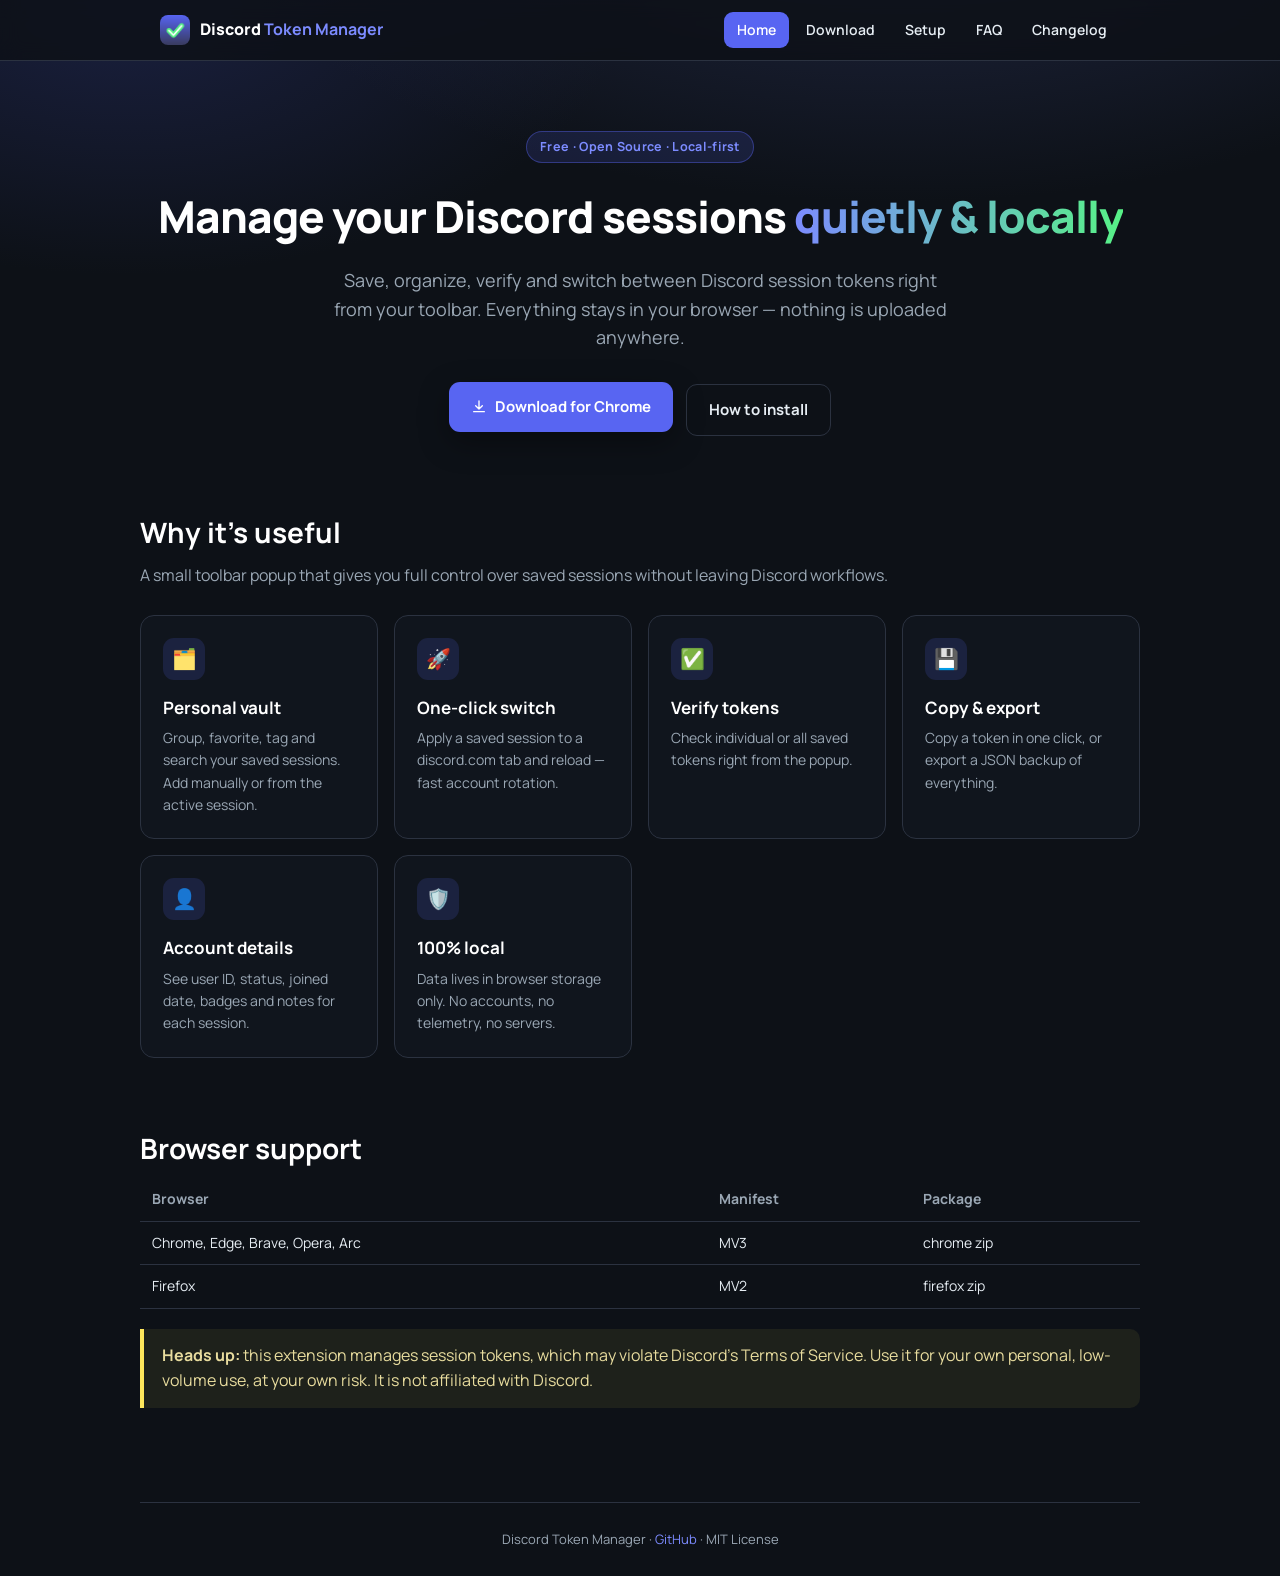
<file: index.html>
<!DOCTYPE html>
<html lang="en">
<head>
  <meta charset="UTF-8">
  <meta name="viewport" content="width=device-width, initial-scale=1.0">
  <link rel="icon" type="image/png" href="favicon.png">
  <link rel="preconnect" href="https://fonts.googleapis.com">
  <link rel="preconnect" href="https://fonts.gstatic.com" crossorigin>
  <link href="https://fonts.googleapis.com/css2?family=Manrope:wght@400;600;700;800&display=swap" rel="stylesheet">
  <title>Discord Token Manager — local session vault for Chrome &amp; Firefox</title>
  <meta name="description" content="A quiet, local-first browser extension to save, manage, verify and switch Discord session tokens. Available for Chrome and Firefox.">
  <link rel="stylesheet" href="style.css">
</head>
<body>
  <nav class="nav">
    <div class="nav-inner">
      <a class="brand" href="index.html"><img src="favicon.png" alt=""><span>Discord <b>Token Manager</b></span></a>
      <div class="nav-links">
        <a href="index.html" class="active">Home</a>
        <a href="download.html">Download</a>
        <a href="setup.html">Setup</a>
        <a href="faq.html">FAQ</a>
        <a href="changelog.html">Changelog</a>
      </div>
    </div>
  </nav>

  <header class="hero container">
    <span class="badge">Free · Open Source · Local-first</span>
    <h1>Manage your Discord sessions <span class="grad">quietly &amp; locally</span></h1>
    <p class="lead">Save, organize, verify and switch between Discord session tokens right from your toolbar. Everything stays in your browser — nothing is uploaded anywhere.</p>
    <div>
      <a class="btn primary" href="download.html">
        <svg class="dl" viewBox="0 0 24 24" fill="none" stroke="currentColor" stroke-width="2"><path d="M12 3v12m0 0l-5-5m5 5l5-5M4 19h16" stroke-linecap="round" stroke-linejoin="round"/></svg>
        Download for Chrome
      </a>
      <a class="btn ghost" href="setup.html" style="margin-left:10px">How to install</a>
    </div>
  </header>

  <section class="block container">
    <h2 class="sec">Why it's useful</h2>
    <p class="secsub">A small toolbar popup that gives you full control over saved sessions without leaving Discord workflows.</p>
    <div class="grid">
      <div class="card"><div class="ic">🗂️</div><h3>Personal vault</h3><p>Group, favorite, tag and search your saved sessions. Add manually or from the active session.</p></div>
      <div class="card"><div class="ic">🚀</div><h3>One-click switch</h3><p>Apply a saved session to a discord.com tab and reload — fast account rotation.</p></div>
      <div class="card"><div class="ic">✅</div><h3>Verify tokens</h3><p>Check individual or all saved tokens right from the popup.</p></div>
      <div class="card"><div class="ic">💾</div><h3>Copy &amp; export</h3><p>Copy a token in one click, or export a JSON backup of everything.</p></div>
      <div class="card"><div class="ic">👤</div><h3>Account details</h3><p>See user ID, status, joined date, badges and notes for each session.</p></div>
      <div class="card"><div class="ic">🛡️</div><h3>100% local</h3><p>Data lives in browser storage only. No accounts, no telemetry, no servers.</p></div>
    </div>
  </section>

  <section class="block container">
    <h2 class="sec">Browser support</h2>
    <table>
      <tr><th>Browser</th><th>Manifest</th><th>Package</th></tr>
      <tr><td>Chrome, Edge, Brave, Opera, Arc</td><td>MV3</td><td>chrome zip</td></tr>
      <tr><td>Firefox</td><td>MV2</td><td>firefox zip</td></tr>
    </table>
    <div class="callout">
      <b>Heads up:</b> this extension manages session tokens, which may violate Discord's Terms of Service.
      Use it for your own personal, low-volume use, at your own risk. It is not affiliated with Discord.
    </div>
  </section>

  <footer class="footer container">
    <div>Discord Token Manager · <a href="https://github.com/mnishantlabs/Discord-Token-Manager-Extenstion" target="_blank" rel="noopener">GitHub</a> · MIT License</div>
  </footer>
</body>
</html>
</file>
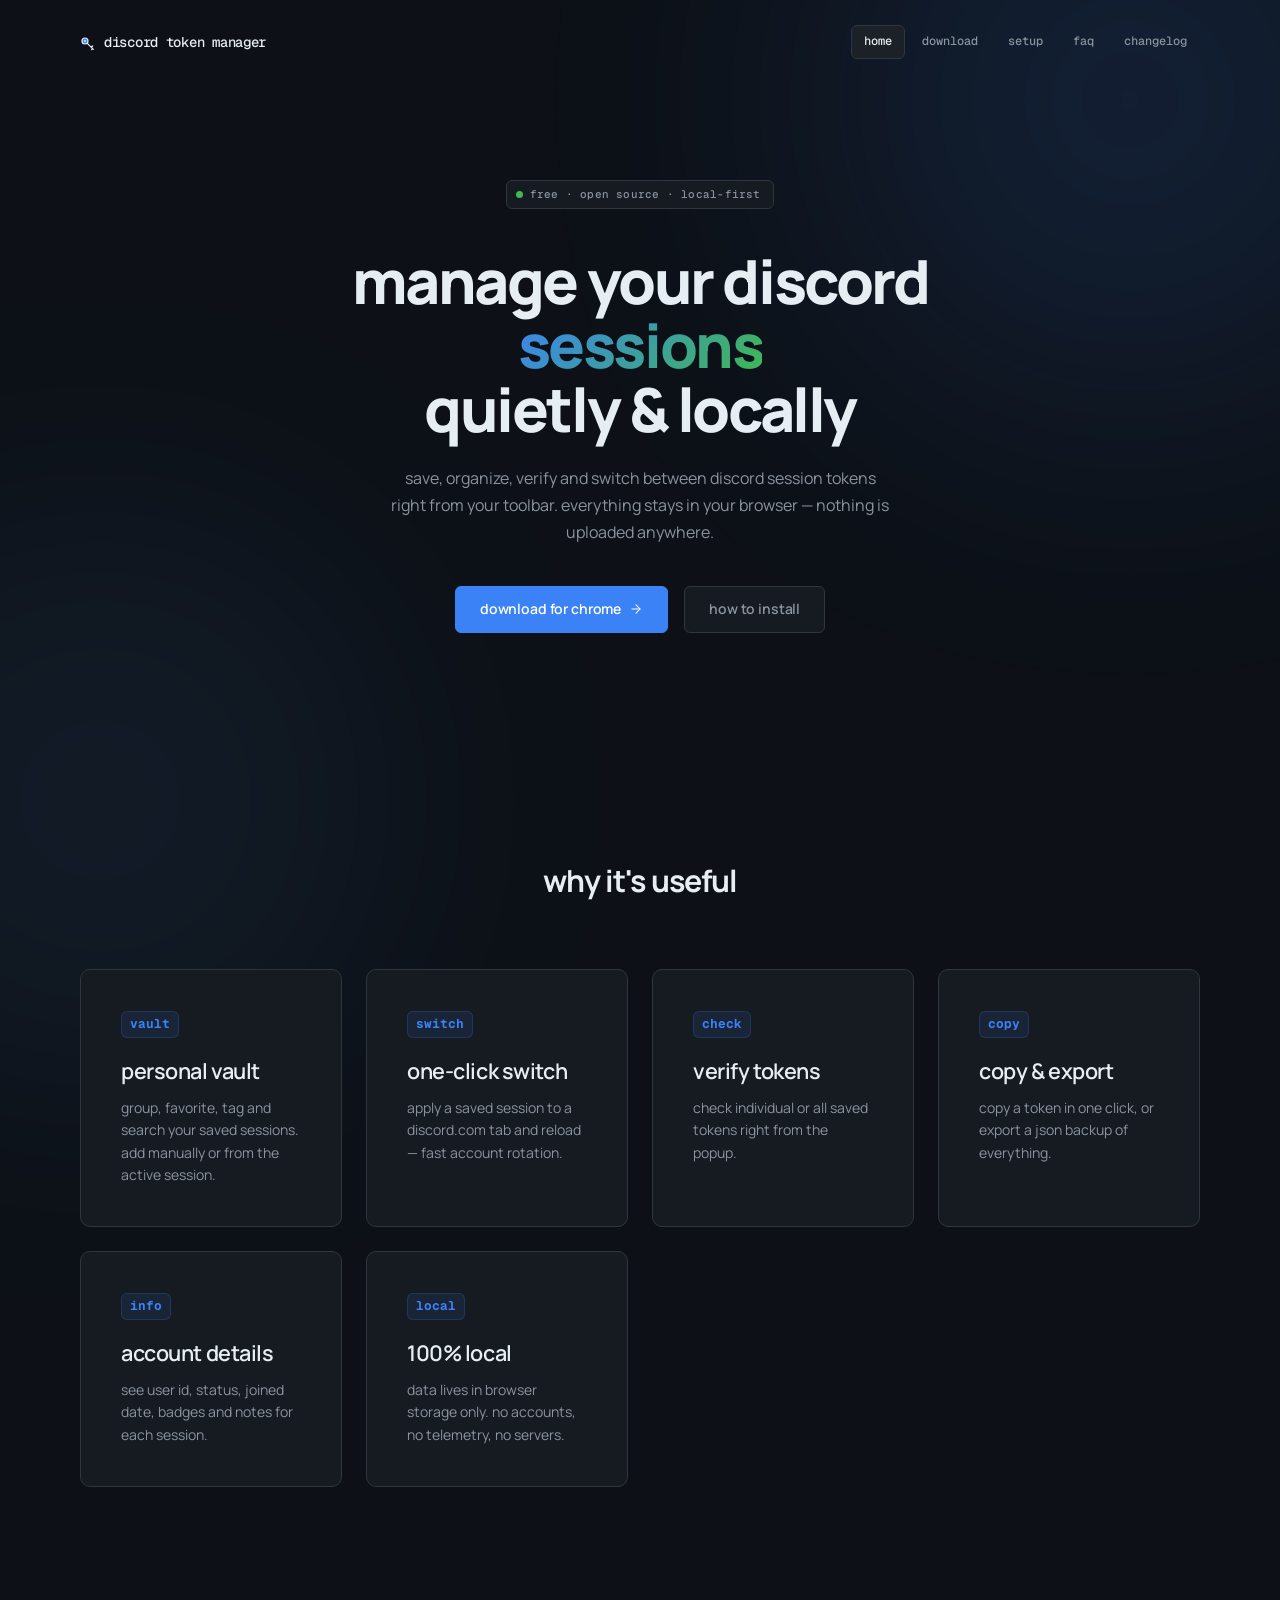
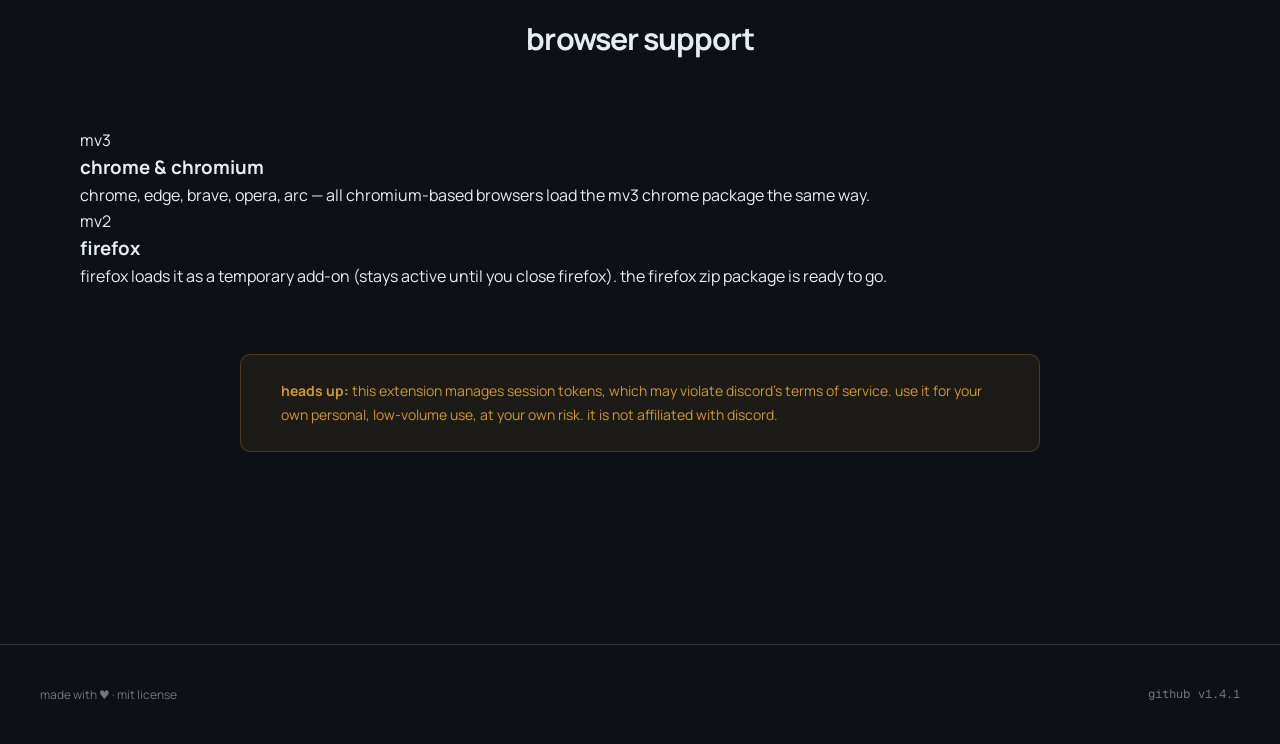
<file: docs/index.html>
<!DOCTYPE html>
<html lang="en">
<head>
<meta charset="utf-8">
<meta name="viewport" content="width=device-width, initial-scale=1">
<title>discord token manager — local session vault for chrome &amp; firefox</title>
<meta name="description" content="A quiet, local-first browser extension to save, manage, verify and switch Discord session tokens. Available for Chrome and Firefox.">
<link rel="icon" type="image/png" href="favicon.png">
<link rel="preconnect" href="https://fonts.googleapis.com">
<link rel="preconnect" href="https://fonts.gstatic.com" crossorigin>
<link href="https://fonts.googleapis.com/css2?family=Geist+Mono:wght@400;500;700&family=Manrope:wght@300;400;500;600;700;800&display=swap" rel="stylesheet">
<style>
    :root {
        --bg:#0d1117; --bg-card:#161b22; --bg-hover:#1c2128;
        --border:#30363d; --border-light:#484f58;
        --text:#e6edf3; --text-muted:#8b949e; --text-dim:#6e7681;
        --accent:#3B82F6; --accent-glow:rgba(59,130,246,.3);
        --accent-2:#58a6ff; --accent-2-glow:rgba(88,166,255,.2);
        --success:#3fb950; --warning:#d29922;
        --ff-body:'Manrope',system-ui,sans-serif; --ff-mono:'Geist Mono','SF Mono',monospace;
        --fs-hero:clamp(2.2rem,6vw,3.8rem); --fs-h1:clamp(1.8rem,4vw,2.6rem);
        --fs-h2:clamp(1.4rem,3vw,1.9rem); --fs-h3:clamp(1.1rem,2vw,1.35rem);
        --fs-body:1rem; --fs-small:.875rem; --fs-xs:.75rem; --fs-mono:.8rem;
        --fw-light:300; --fw-regular:400; --fw-medium:500; --fw-semi:600; --fw-bold:700; --fw-extra:800;
        --space-xs:.25rem; --space-sm:.5rem; --space-md:1rem; --space-lg:1.5rem;
        --space-xl:2.5rem; --space-2xl:4rem; --space-3xl:6rem;
        --radius-sm:6px; --radius-md:10px; --radius-full:9999px;
        --ease:cubic-bezier(.4,0,.2,1); --duration:.3s;
    }
    *,*::before,*::after{box-sizing:border-box;margin:0;padding:0}
    html{scroll-behavior:smooth;-webkit-font-smoothing:antialiased}
    body{font-family:var(--ff-body);font-size:var(--fs-body);color:var(--text);background:var(--bg);min-height:100vh;overflow-x:hidden;line-height:1.6}
    a{color:inherit;text-decoration:none}

    .glow{position:fixed;border-radius:50%;filter:blur(140px);opacity:.25;pointer-events:none;z-index:0}
    .glow-1{width:600px;height:600px;background:var(--accent);top:-200px;right:-150px;opacity:.15}
    .glow-2{width:500px;height:500px;background:var(--accent-2);bottom:-150px;left:-150px;opacity:.1}
    .landing{position:relative;min-height:100vh}

    .nav{position:relative;z-index:10;display:flex;align-items:center;justify-content:space-between;padding:var(--space-lg) var(--space-xl);max-width:1200px;margin:0 auto}
    .logo{display:flex;align-items:center;gap:var(--space-sm)}
    .logo-icon{font-size:1.4rem;color:var(--accent)}
    .logo-text{font-family:var(--ff-mono);font-size:var(--fs-small);font-weight:var(--fw-medium);letter-spacing:-.02em;text-transform:lowercase}
    .nav-links{display:flex;gap:var(--space-xs)}
    .nav-link{font-family:var(--ff-mono);font-size:var(--fs-xs);font-weight:var(--fw-medium);color:var(--text-muted);text-transform:lowercase;padding:.4rem .75rem;border-radius:var(--radius-sm);border:1px solid transparent;transition:all var(--duration) var(--ease)}
    .nav-link:hover,.nav-link.active{color:var(--text);background:var(--bg-hover);border-color:var(--border)}

    .btn{display:inline-flex;align-items:center;gap:var(--space-sm);padding:.7rem 1.5rem;border-radius:var(--radius-sm);font-family:var(--ff-body);font-size:var(--fs-small);font-weight:var(--fw-semi);letter-spacing:-.01em;transition:all var(--duration) var(--ease)}
    .btn-primary{background:var(--accent);color:#fff;border:1px solid var(--accent)}
    .btn-primary:hover{background:#2563eb;border-color:#2563eb;transform:translateY(-1px);box-shadow:0 4px 20px var(--accent-glow)}
    .btn-ghost{border:1px solid var(--border);color:var(--text-muted);background:var(--bg-card)}
    .btn-ghost:hover{border-color:var(--border-light);color:var(--text);background:var(--bg-hover)}
    .btn-arrow{transition:transform var(--duration) var(--ease)}
    .btn:hover .btn-arrow{transform:translateX(3px)}

    .hero{position:relative;z-index:1;max-width:1200px;margin:0 auto;padding:var(--space-3xl) var(--space-xl) var(--space-2xl);text-align:center}
    .badge{display:inline-flex;align-items:center;gap:.4rem;padding:.3rem .8rem .3rem .6rem;background:var(--bg-card);border:1px solid var(--border);border-radius:var(--radius-sm);margin-bottom:var(--space-xl)}
    .badge-dot{width:7px;height:7px;border-radius:50%;background:var(--success);animation:pulse 2s infinite}
    .badge-text{font-family:var(--ff-mono);font-size:11px;font-weight:var(--fw-medium);color:var(--text-muted);text-transform:lowercase;letter-spacing:.02em}
    .hero-title{font-size:var(--fs-hero);font-weight:var(--fw-extra);line-height:1.05;letter-spacing:-.04em;margin-bottom:var(--space-lg)}
    .hero-highlight{background:linear-gradient(135deg,var(--accent),var(--success));-webkit-background-clip:text;-webkit-text-fill-color:transparent;background-clip:text}
    .hero-subtitle{font-size:var(--fs-body);color:var(--text-muted);max-width:560px;margin:0 auto var(--space-xl);line-height:1.7}
    .hero-actions{display:flex;align-items:center;justify-content:center;gap:var(--space-md);margin-bottom:var(--space-3xl);flex-wrap:wrap}

    .section{position:relative;z-index:1;max-width:1200px;margin:0 auto;padding:var(--space-2xl) var(--space-xl)}
    .section-title{font-size:var(--fs-h2);font-weight:var(--fw-bold);letter-spacing:-.03em;text-align:center;margin-bottom:var(--space-2xl)}

    .grid{display:grid;grid-template-columns:repeat(auto-fit,minmax(260px,1fr));gap:var(--space-lg)}
    .card{background:var(--bg-card);border:1px solid var(--border);border-radius:var(--radius-md);padding:var(--space-xl);transition:border-color var(--duration) var(--ease),transform var(--duration) var(--ease)}
    .card:hover{border-color:var(--accent);transform:translateY(-2px)}
    .card-title{font-size:var(--fs-h3);font-weight:var(--fw-semi);letter-spacing:-.02em;margin-bottom:var(--space-sm)}
    .card-desc{font-size:var(--fs-small);color:var(--text-muted);line-height:1.6}
    .card-monotag{font-family:var(--ff-mono);font-size:var(--fs-mono);font-weight:var(--fw-bold);color:var(--accent);margin-bottom:var(--space-md);display:inline-block;padding:.15rem .5rem;background:rgba(59,130,246,.1);border:1px solid rgba(59,130,246,.2);border-radius:var(--radius-sm)}

    table{width:100%;border-collapse:collapse;font-size:var(--fs-small);margin-top:var(--space-md)}
    th,td{border:1px solid var(--border);padding:.6rem 1rem;text-align:left}
    th{font-family:var(--ff-mono);font-size:var(--fs-xs);font-weight:var(--fw-medium);color:var(--text-muted);text-transform:lowercase}

    .callout{position:relative;z-index:1;max-width:800px;margin:var(--space-2xl) auto;padding:var(--space-lg) var(--space-xl);background:rgba(210,153,34,.08);border:1px solid rgba(210,153,34,.25);border-radius:var(--radius-md);font-size:var(--fs-small);color:var(--warning);line-height:1.7}

    .footer{position:relative;z-index:1;padding:var(--space-xl);border-top:1px solid var(--border);margin-top:var(--space-2xl)}
    .footer-inner{max-width:1200px;margin:0 auto;display:flex;justify-content:space-between;align-items:center;gap:var(--space-sm);flex-wrap:wrap}
    .footer-text{font-size:var(--fs-xs);color:var(--text-dim)}
    .footer-mono{font-family:var(--ff-mono);font-size:var(--fs-xs);color:var(--text-dim)}

    @keyframes pulse{0%,100%{opacity:1}50%{opacity:.4}}
    @media(max-width:768px){.nav{padding:var(--space-md);flex-direction:column;gap:var(--space-sm)}.hero{padding:var(--space-2xl) var(--space-md) var(--space-xl)}.hero-actions{flex-direction:column}.grid{grid-template-columns:1fr}.footer-inner{flex-direction:column;text-align:center}}
    .icon-sm{width:16px;height:16px;flex-shrink:0;display:inline-block;vertical-align:middle}
    .icon-xs{width:14px;height:14px;flex-shrink:0;display:inline-block;vertical-align:middle}
    .icon-lg{width:48px;height:48px;margin-bottom:var(--space-md)}
</style>
</head>
<body>
<div class="landing">
    <div class="glow glow-1"></div>
    <div class="glow glow-2"></div>

    <nav class="nav">
        <div class="logo">
            <span class="logo-icon"><svg class="icon-sm" viewBox="0 0 24 24" fill="none" xmlns="http://www.w3.org/2000/svg"><circle cx="7.5" cy="7.5" r="4.5" fill="#3B82F6" stroke="#e6edf3" stroke-width="1.8"/><path d="M11 11l9 9M17 17l2-2M19 19l-1.5 1.5" stroke="#e6edf3" stroke-width="1.8" stroke-linecap="round" stroke-linejoin="round"/><circle cx="7.5" cy="7.5" r="1.5" fill="#e6edf3"/></svg></span>
            <span class="logo-text">discord token manager</span>
        </div>
        <div class="nav-links">
            <a href="index.html" class="nav-link active">home</a>
            <a href="download.html" class="nav-link">download</a>
            <a href="setup.html" class="nav-link">setup</a>
            <a href="faq.html" class="nav-link">faq</a>
            <a href="changelog.html" class="nav-link">changelog</a>
        </div>
    </nav>

    <main class="hero">
        <div class="badge">
            <span class="badge-dot"></span>
            <span class="badge-text">free &middot; open source &middot; local-first</span>
        </div>

        <h1 class="hero-title">
            manage your discord<br>
            <span class="hero-highlight">sessions</span><br>
            quietly &amp; locally
        </h1>

        <p class="hero-subtitle">
            save, organize, verify and switch between discord session tokens<br>
            right from your toolbar. everything stays in your browser — nothing is uploaded anywhere.
        </p>

        <div class="hero-actions">
            <a href="download.html" class="btn btn-primary">
                download for chrome <svg class="icon-xs btn-arrow" viewBox="0 0 24 24" fill="none" xmlns="http://www.w3.org/2000/svg"><line x1="5" y1="12" x2="19" y2="12" stroke="currentColor" stroke-width="1.8" stroke-linecap="round"/><polyline points="12 5 19 12 12 19" stroke="currentColor" stroke-width="1.8" stroke-linecap="round" stroke-linejoin="round"/></svg>
            </a>
            <a href="setup.html" class="btn btn-ghost">how to install</a>
        </div>
    </main>

    <section class="section">
        <h2 class="section-title">why it's useful</h2>
        <div class="grid">
            <div class="card">
                <div class="card-monotag">vault</div>
                <h3 class="card-title">personal vault</h3>
                <p class="card-desc">group, favorite, tag and search your saved sessions. add manually or from the active session.</p>
            </div>
            <div class="card">
                <div class="card-monotag">switch</div>
                <h3 class="card-title">one-click switch</h3>
                <p class="card-desc">apply a saved session to a discord.com tab and reload — fast account rotation.</p>
            </div>
            <div class="card">
                <div class="card-monotag">check</div>
                <h3 class="card-title">verify tokens</h3>
                <p class="card-desc">check individual or all saved tokens right from the popup.</p>
            </div>
            <div class="card">
                <div class="card-monotag">copy</div>
                <h3 class="card-title">copy &amp; export</h3>
                <p class="card-desc">copy a token in one click, or export a json backup of everything.</p>
            </div>
            <div class="card">
                <div class="card-monotag">info</div>
                <h3 class="card-title">account details</h3>
                <p class="card-desc">see user id, status, joined date, badges and notes for each session.</p>
            </div>
            <div class="card">
                <div class="card-monotag">local</div>
                <h3 class="card-title">100% local</h3>
                <p class="card-desc">data lives in browser storage only. no accounts, no telemetry, no servers.</p>
            </div>
        </div>
    </section>

    <section class="section">
        <h2 class="section-title">browser support</h2>
        <div class="steps" style="grid-template-columns:repeat(auto-fit,minmax(400px,1fr))">
            <div class="step">
                <div class="step-number">mv3</div>
                <h3 class="step-title">chrome &amp; chromium</h3>
                <p class="step-desc">chrome, edge, brave, opera, arc — all chromium-based browsers load the mv3 chrome package the same way.</p>
            </div>
            <div class="step">
                <div class="step-number">mv2</div>
                <h3 class="step-title">firefox</h3>
                <p class="step-desc">firefox loads it as a temporary add-on (stays active until you close firefox). the firefox zip package is ready to go.</p>
            </div>
        </div>
        <div class="callout">
            <strong>heads up:</strong> this extension manages session tokens, which may violate discord's terms of service. use it for your own personal, low-volume use, at your own risk. it is not affiliated with discord.
        </div>
    </section>

    <footer class="footer">
        <div class="footer-inner">
            <span class="footer-text">made with &#9829; &middot; mit license</span>
            <div class="footer-links" style="display:flex;gap:var(--space-sm)">
                <a href="https://github.com/mnishantlabs/Discord-Token-Manager-Extenstion" target="_blank" rel="noopener" style="font-family:var(--ff-mono);font-size:var(--fs-xs);color:var(--text-dim);text-transform:lowercase">github</a>
                <span class="footer-mono">v1.4.1</span>
            </div>
        </div>
    </footer>
</div>
</body>
</html>
</file>
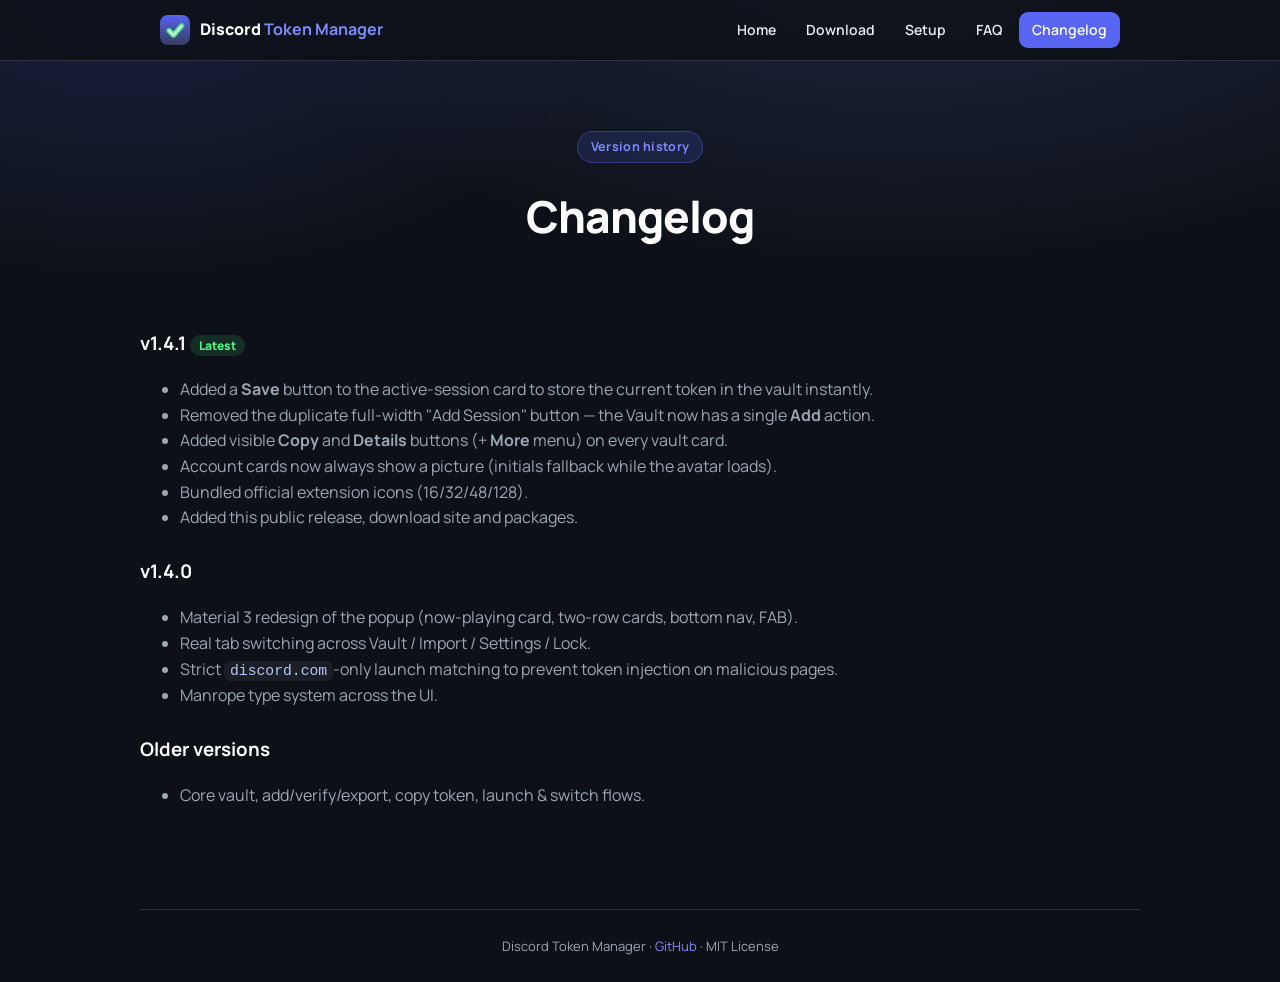
<file: changelog.html>
<!DOCTYPE html>
<html lang="en">
<head>
  <meta charset="UTF-8">
  <meta name="viewport" content="width=device-width, initial-scale=1.0">
  <link rel="icon" type="image/png" href="favicon.png">
  <link rel="preconnect" href="https://fonts.googleapis.com">
  <link rel="preconnect" href="https://fonts.gstatic.com" crossorigin>
  <link href="https://fonts.googleapis.com/css2?family=Manrope:wght@400;600;700;800&display=swap" rel="stylesheet">
  <title>Changelog — Discord Token Manager</title>
  <link rel="stylesheet" href="style.css">
</head>
<body>
  <nav class="nav">
    <div class="nav-inner">
      <a class="brand" href="index.html"><img src="favicon.png" alt=""><span>Discord <b>Token Manager</b></span></a>
      <div class="nav-links">
        <a href="index.html">Home</a>
        <a href="download.html">Download</a>
        <a href="setup.html">Setup</a>
        <a href="faq.html">FAQ</a>
        <a href="changelog.html" class="active">Changelog</a>
      </div>
    </div>
  </nav>

  <section class="hero container" style="padding-bottom:10px">
    <span class="badge">Version history</span>
    <h1>Changelog</h1>
  </section>

  <section class="block container">
    <div class="ver-item">
      <h3>v1.4.1 <span class="tag">Latest</span></h3>
      <ul>
        <li>Added a <b>Save</b> button to the active-session card to store the current token in the vault instantly.</li>
        <li>Removed the duplicate full-width "Add Session" button — the Vault now has a single <b>Add</b> action.</li>
        <li>Added visible <b>Copy</b> and <b>Details</b> buttons (+ <b>More</b> menu) on every vault card.</li>
        <li>Account cards now always show a picture (initials fallback while the avatar loads).</li>
        <li>Bundled official extension icons (16/32/48/128).</li>
        <li>Added this public release, download site and packages.</li>
      </ul>
    </div>
    <div class="ver-item">
      <h3>v1.4.0</h3>
      <ul>
        <li>Material 3 redesign of the popup (now-playing card, two-row cards, bottom nav, FAB).</li>
        <li>Real tab switching across Vault / Import / Settings / Lock.</li>
        <li>Strict <code>discord.com</code>-only launch matching to prevent token injection on malicious pages.</li>
        <li>Manrope type system across the UI.</li>
      </ul>
    </div>
    <div class="ver-item">
      <h3>Older versions</h3>
      <ul>
        <li>Core vault, add/verify/export, copy token, launch &amp; switch flows.</li>
      </ul>
    </div>
  </section>

  <footer class="footer container">
    <div>Discord Token Manager · <a href="https://github.com/mnishantlabs/Discord-Token-Manager-Extenstion" target="_blank" rel="noopener">GitHub</a> · MIT License</div>
  </footer>
</body>
</html>
</file>
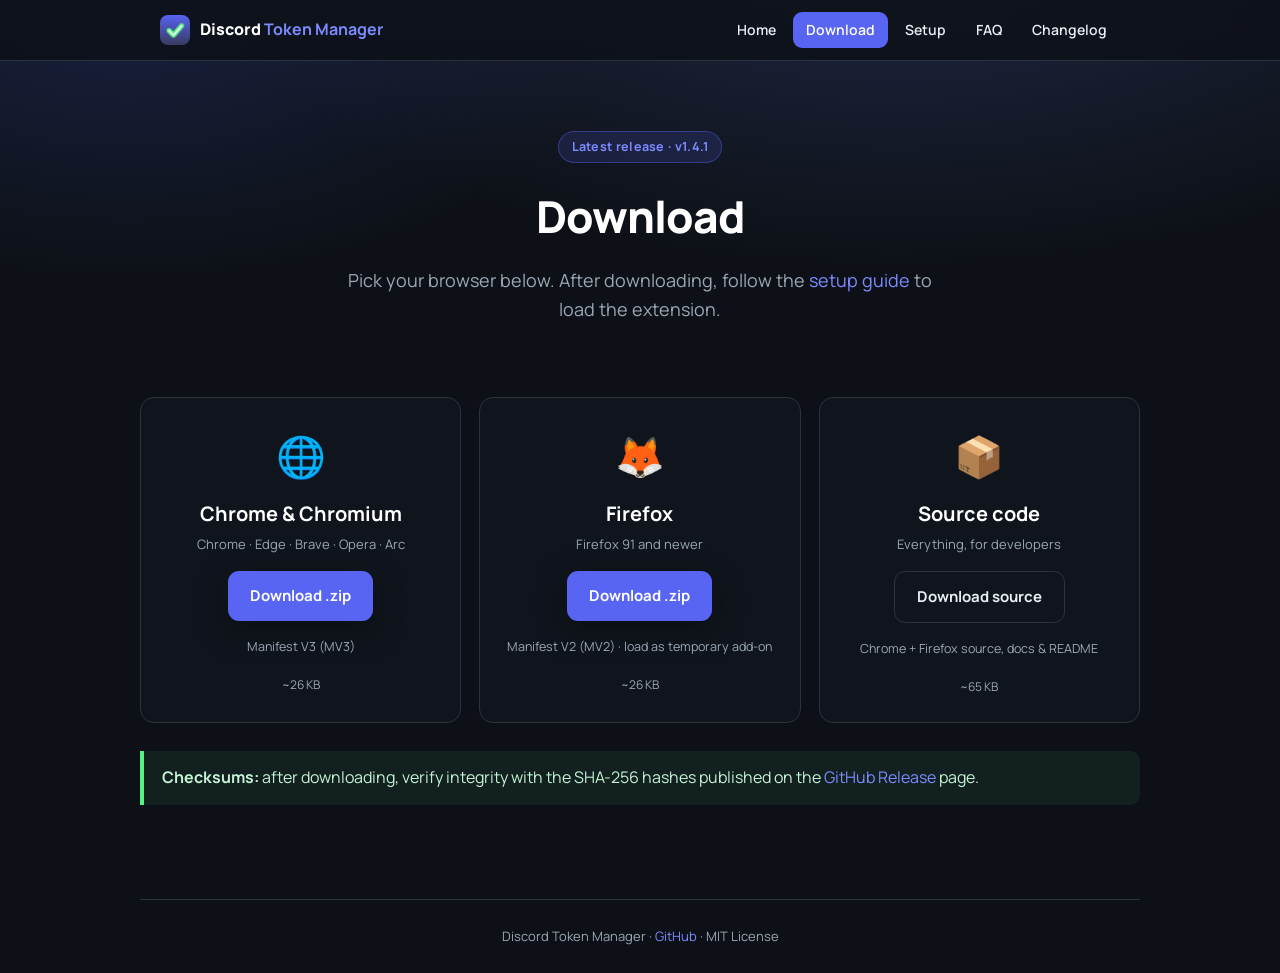
<file: download.html>
<!DOCTYPE html>
<html lang="en">
<head>
  <meta charset="UTF-8">
  <meta name="viewport" content="width=device-width, initial-scale=1.0">
  <link rel="icon" type="image/png" href="favicon.png">
  <link rel="preconnect" href="https://fonts.googleapis.com">
  <link rel="preconnect" href="https://fonts.gstatic.com" crossorigin>
  <link href="https://fonts.googleapis.com/css2?family=Manrope:wght@400;600;700;800&display=swap" rel="stylesheet">
  <title>Download — Discord Token Manager</title>
  <link rel="stylesheet" href="style.css">
</head>
<body>
  <nav class="nav">
    <div class="nav-inner">
      <a class="brand" href="index.html"><img src="favicon.png" alt=""><span>Discord <b>Token Manager</b></span></a>
      <div class="nav-links">
        <a href="index.html">Home</a>
        <a href="download.html" class="active">Download</a>
        <a href="setup.html">Setup</a>
        <a href="faq.html">FAQ</a>
        <a href="changelog.html">Changelog</a>
      </div>
    </div>
  </nav>

  <section class="hero container" style="padding-bottom:10px">
    <span class="badge">Latest release · v1.4.1</span>
    <h1>Download</h1>
    <p class="lead">Pick your browser below. After downloading, follow the <a href="setup.html">setup guide</a> to load the extension.</p>
  </section>

  <section class="block container">
    <div class="dl-grid">
      <div class="dl-card">
        <div class="browser-ic">🌐</div>
        <h3>Chrome &amp; Chromium</h3>
        <div class="ver">Chrome · Edge · Brave · Opera · Arc</div>
        <a class="btn primary" href="https://github.com/mnishantlabs/Discord-Token-Manager-Extenstion/releases/download/v1.4.1/discord-token-manager-chrome-v1.4.1.zip">Download .zip</a>
        <div class="supported">Manifest V3 (MV3)</div>
        <div class="size">~26 KB</div>
      </div>

      <div class="dl-card">
        <div class="browser-ic">🦊</div>
        <h3>Firefox</h3>
        <div class="ver">Firefox 91 and newer</div>
        <a class="btn primary" href="https://github.com/mnishantlabs/Discord-Token-Manager-Extenstion/releases/download/v1.4.1/discord-token-manager-firefox-v1.4.1.zip">Download .zip</a>
        <div class="supported">Manifest V2 (MV2) · load as temporary add-on</div>
        <div class="size">~26 KB</div>
      </div>

      <div class="dl-card">
        <div class="browser-ic">📦</div>
        <h3>Source code</h3>
        <div class="ver">Everything, for developers</div>
        <a class="btn ghost" href="https://github.com/mnishantlabs/Discord-Token-Manager-Extenstion/releases/download/v1.4.1/discord-token-manager-source-v1.4.1.zip">Download source</a>
        <div class="supported">Chrome + Firefox source, docs &amp; README</div>
        <div class="size">~65 KB</div>
      </div>
    </div>

    <div class="callout green" style="margin-top:28px">
      <b>Checksums:</b> after downloading, verify integrity with the SHA-256 hashes published on the
      <a href="https://github.com/mnishantlabs/Discord-Token-Manager-Extenstion/releases" target="_blank" rel="noopener">GitHub Release</a> page.
    </div>
  </section>

  <footer class="footer container">
    <div>Discord Token Manager · <a href="https://github.com/mnishantlabs/Discord-Token-Manager-Extenstion" target="_blank" rel="noopener">GitHub</a> · MIT License</div>
  </footer>
</body>
</html>
</file>
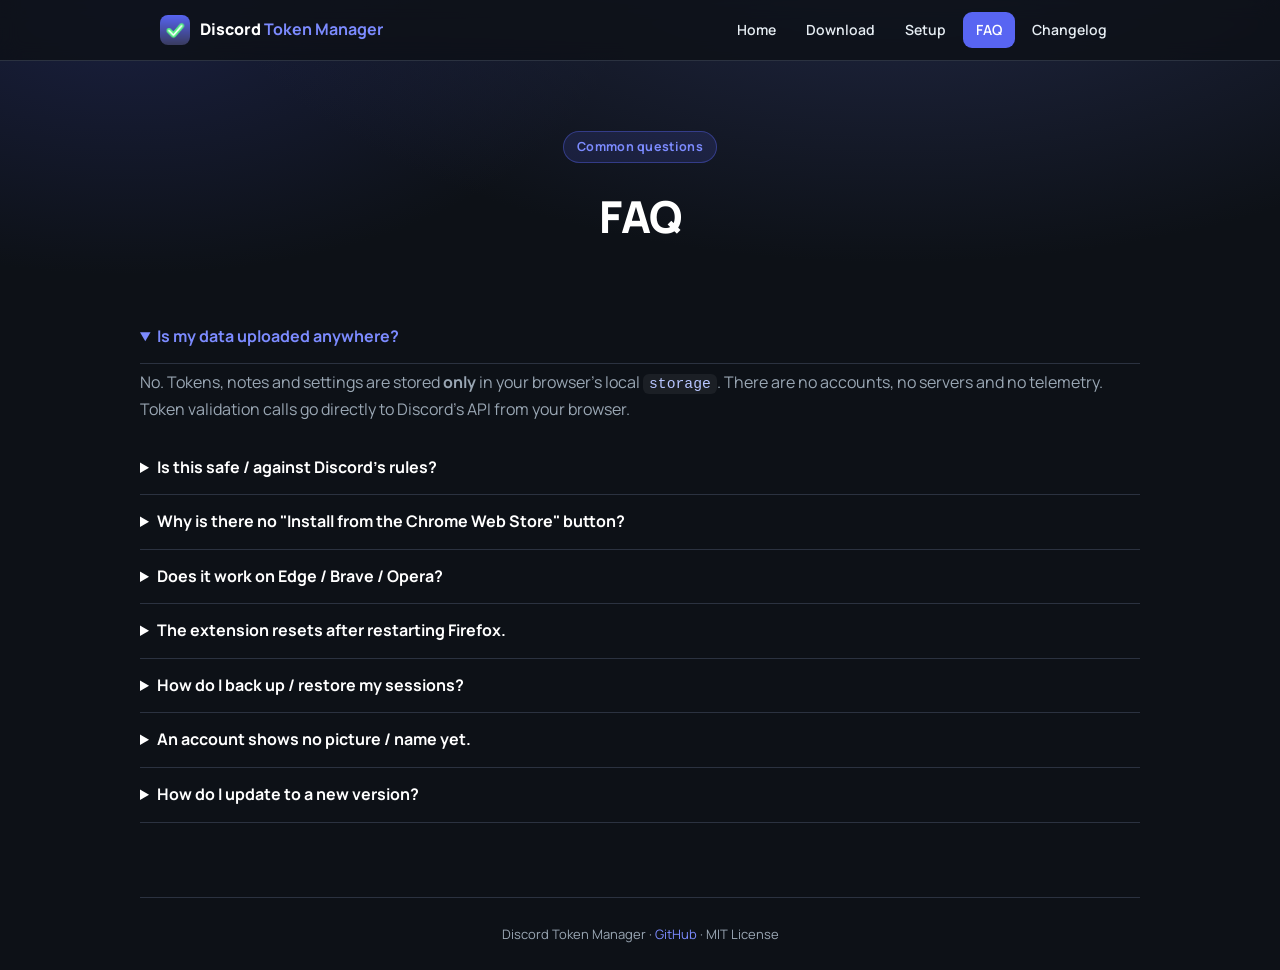
<file: faq.html>
<!DOCTYPE html>
<html lang="en">
<head>
  <meta charset="UTF-8">
  <meta name="viewport" content="width=device-width, initial-scale=1.0">
  <link rel="icon" type="image/png" href="favicon.png">
  <link rel="preconnect" href="https://fonts.googleapis.com">
  <link rel="preconnect" href="https://fonts.gstatic.com" crossorigin>
  <link href="https://fonts.googleapis.com/css2?family=Manrope:wght@400;600;700;800&display=swap" rel="stylesheet">
  <title>FAQ — Discord Token Manager</title>
  <link rel="stylesheet" href="style.css">
</head>
<body>
  <nav class="nav">
    <div class="nav-inner">
      <a class="brand" href="index.html"><img src="favicon.png" alt=""><span>Discord <b>Token Manager</b></span></a>
      <div class="nav-links">
        <a href="index.html">Home</a>
        <a href="download.html">Download</a>
        <a href="setup.html">Setup</a>
        <a href="faq.html" class="active">FAQ</a>
        <a href="changelog.html">Changelog</a>
      </div>
    </div>
  </nav>

  <section class="hero container" style="padding-bottom:10px">
    <span class="badge">Common questions</span>
    <h1>FAQ</h1>
  </section>

  <section class="block container">
    <div class="faq">
      <details open>
        <summary>Is my data uploaded anywhere?</summary>
        <div class="ans">No. Tokens, notes and settings are stored <b>only</b> in your browser's local <code>storage</code>. There are no accounts, no servers and no telemetry. Token validation calls go directly to Discord's API from your browser.</div>
      </details>
      <details>
        <summary>Is this safe / against Discord's rules?</summary>
        <div class="ans">Token-based authentication can violate Discord's Terms of Service and may lead to an account action. This is a tool for your own personal, low-volume use. Use it at your own risk; it is not affiliated with Discord.</div>
      </details>
      <details>
        <summary>Why is there no "Install from the Chrome Web Store" button?</summary>
        <div class="ans">Publishing to the Chrome Web Store or Firefox AMO requires developer accounts, store review, and may be rejected for token managers. This project ships as <b>load-unpacked / temporary add-on</b> packages instead — fully functional, just installed by hand.</div>
      </details>
      <details>
        <summary>Does it work on Edge / Brave / Opera?</summary>
        <div class="ans">Yes. They are Chromium-based and load the MV3 <b>chrome</b> package the same way Chrome does. Use the Chrome zip.</div>
      </details>
      <details>
        <summary>The extension resets after restarting Firefox.</summary>
        <div class="ans">Temporary add-ons are removed when Firefox closes. Keep a dedicated profile or re-load after startup. On Chrome, unpacked extensions persist until you remove them.</div>
      </details>
      <details>
        <summary>How do I back up / restore my sessions?</summary>
        <div class="ans">Use the <b>Backup</b> chip in the Vault to export a JSON file. Restore it later on the <b>Import</b> tab by pasting the JSON.</div>
      </details>
      <details>
        <summary>An account shows no picture / name yet.</summary>
        <div class="ans">Details are fetched when a token is verified or saved. If the network call fails, the card falls back to initials. Press <b>Verify</b> to refresh.</div>
      </details>
      <details>
        <summary>How do I update to a new version?</summary>
        <div class="ans">Download the new zip and re-load the unpacked folder. Your saved data lives in the browser and survives updates.</div>
      </details>
    </div>
  </section>

  <footer class="footer container">
    <div>Discord Token Manager · <a href="https://github.com/mnishantlabs/Discord-Token-Manager-Extenstion" target="_blank" rel="noopener">GitHub</a> · MIT License</div>
  </footer>
</body>
</html>
</file>
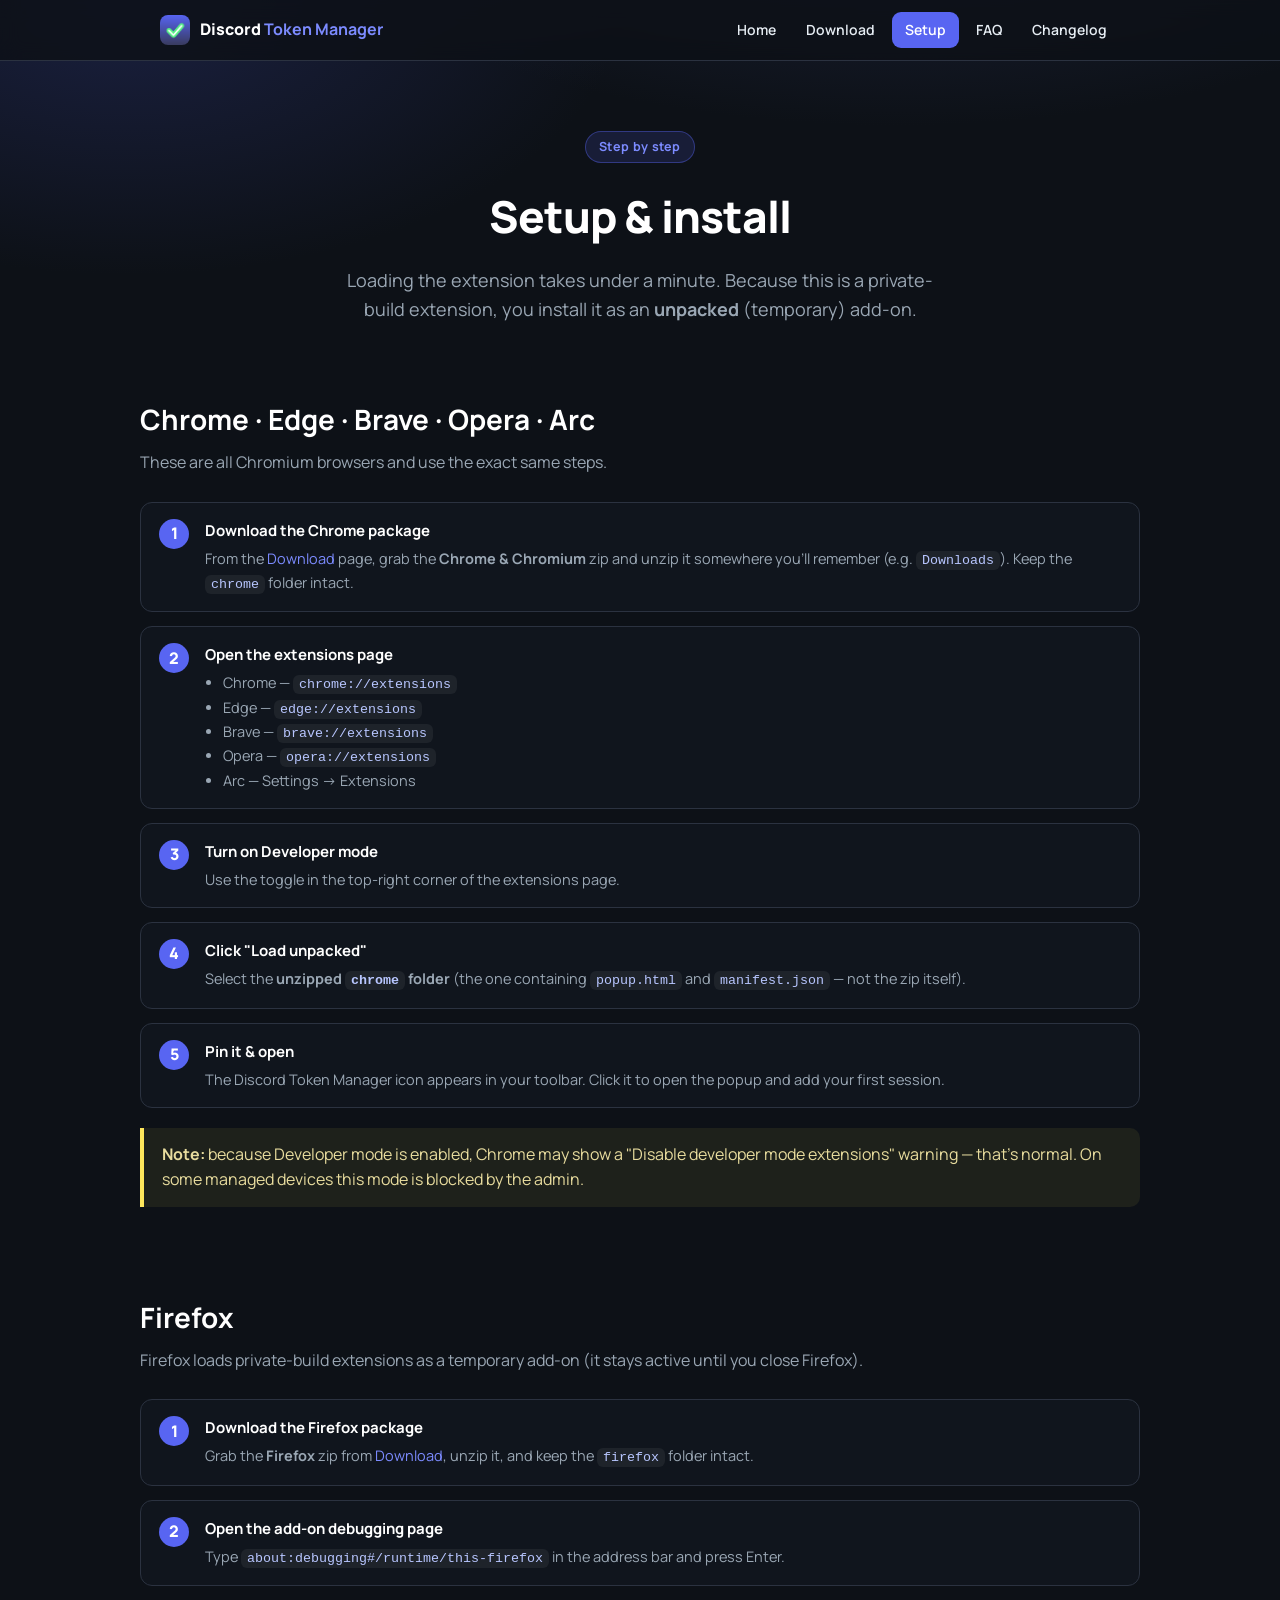
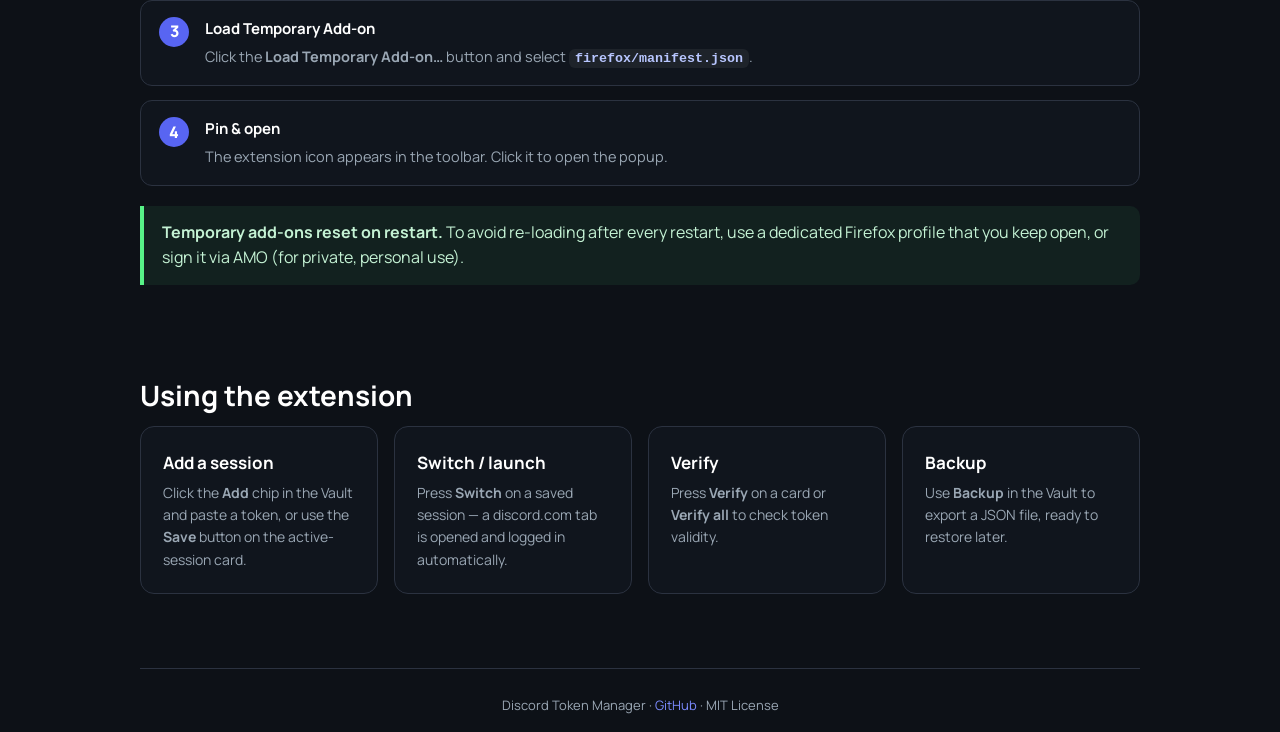
<file: setup.html>
<!DOCTYPE html>
<html lang="en">
<head>
  <meta charset="UTF-8">
  <meta name="viewport" content="width=device-width, initial-scale=1.0">
  <link rel="icon" type="image/png" href="favicon.png">
  <link rel="preconnect" href="https://fonts.googleapis.com">
  <link rel="preconnect" href="https://fonts.gstatic.com" crossorigin>
  <link href="https://fonts.googleapis.com/css2?family=Manrope:wght@400;600;700;800&display=swap" rel="stylesheet">
  <title>Setup &amp; Install — Discord Token Manager</title>
  <link rel="stylesheet" href="style.css">
</head>
<body>
  <nav class="nav">
    <div class="nav-inner">
      <a class="brand" href="index.html"><img src="favicon.png" alt=""><span>Discord <b>Token Manager</b></span></a>
      <div class="nav-links">
        <a href="index.html">Home</a>
        <a href="download.html">Download</a>
        <a href="setup.html" class="active">Setup</a>
        <a href="faq.html">FAQ</a>
        <a href="changelog.html">Changelog</a>
      </div>
    </div>
  </nav>

  <section class="hero container" style="padding-bottom:10px">
    <span class="badge">Step by step</span>
    <h1>Setup &amp; install</h1>
    <p class="lead">Loading the extension takes under a minute. Because this is a private-build extension, you install it as an <b>unpacked</b> (temporary) add-on.</p>
  </section>

  <section class="block container">
    <h2 class="sec" id="chromium">Chrome · Edge · Brave · Opera · Arc</h2>
    <p class="secsub">These are all Chromium browsers and use the exact same steps.</p>

    <div class="step"><div class="num">1</div><div><h4>Download the Chrome package</h4><p>From the <a href="download.html">Download</a> page, grab the <b>Chrome &amp; Chromium</b> zip and unzip it somewhere you'll remember (e.g. <code>Downloads</code>). Keep the <code>chrome</code> folder intact.</p></div></div>
    <div class="step"><div class="num">2</div><div><h4>Open the extensions page</h4><ul><li>Chrome — <code>chrome://extensions</code></li><li>Edge — <code>edge://extensions</code></li><li>Brave — <code>brave://extensions</code></li><li>Opera — <code>opera://extensions</code></li><li>Arc — Settings → Extensions</li></ul></div></div>
    <div class="step"><div class="num">3</div><div><h4>Turn on Developer mode</h4><p>Use the toggle in the top-right corner of the extensions page.</p></div></div>
    <div class="step"><div class="num">4</div><div><h4>Click "Load unpacked"</h4><p>Select the <b>unzipped <code>chrome</code> folder</b> (the one containing <code>popup.html</code> and <code>manifest.json</code> — not the zip itself).</p></div></div>
    <div class="step"><div class="num">5</div><div><h4>Pin it &amp; open</h4><p>The Discord Token Manager icon appears in your toolbar. Click it to open the popup and add your first session.</p></div></div>

    <div class="callout">
      <b>Note:</b> because Developer mode is enabled, Chrome may show a "Disable developer mode extensions" warning — that's normal. On some managed devices this mode is blocked by the admin.
    </div>
  </section>

  <section class="block container">
    <h2 class="sec" id="firefox">Firefox</h2>
    <p class="secsub">Firefox loads private-build extensions as a temporary add-on (it stays active until you close Firefox).</p>

    <div class="step"><div class="num">1</div><div><h4>Download the Firefox package</h4><p>Grab the <b>Firefox</b> zip from <a href="download.html">Download</a>, unzip it, and keep the <code>firefox</code> folder intact.</p></div></div>
    <div class="step"><div class="num">2</div><div><h4>Open the add-on debugging page</h4><p>Type <code>about:debugging#/runtime/this-firefox</code> in the address bar and press Enter.</p></div></div>
    <div class="step"><div class="num">3</div><div><h4>Load Temporary Add-on</h4><p>Click the <b>Load Temporary Add-on…</b> button and select <b><code>firefox/manifest.json</code></b>.</p></div></div>
    <div class="step"><div class="num">4</div><div><h4>Pin &amp; open</h4><p>The extension icon appears in the toolbar. Click it to open the popup.</p></div></div>

    <div class="callout green">
      <b>Temporary add-ons reset on restart.</b> To avoid re-loading after every restart, use a dedicated Firefox profile that you keep open, or sign it via AMO (for private, personal use).
    </div>
  </section>

  <section class="block container">
    <h2 class="sec">Using the extension</h2>
    <div class="grid">
      <div class="card"><h3>Add a session</h3><p>Click the <b>Add</b> chip in the Vault and paste a token, or use the <b>Save</b> button on the active-session card.</p></div>
      <div class="card"><h3>Switch / launch</h3><p>Press <b>Switch</b> on a saved session — a discord.com tab is opened and logged in automatically.</p></div>
      <div class="card"><h3>Verify</h3><p>Press <b>Verify</b> on a card or <b>Verify all</b> to check token validity.</p></div>
      <div class="card"><h3>Backup</h3><p>Use <b>Backup</b> in the Vault to export a JSON file, ready to restore later.</p></div>
    </div>
  </section>

  <footer class="footer container">
    <div>Discord Token Manager · <a href="https://github.com/mnishantlabs/Discord-Token-Manager-Extenstion" target="_blank" rel="noopener">GitHub</a> · MIT License</div>
  </footer>
</body>
</html>
</file>
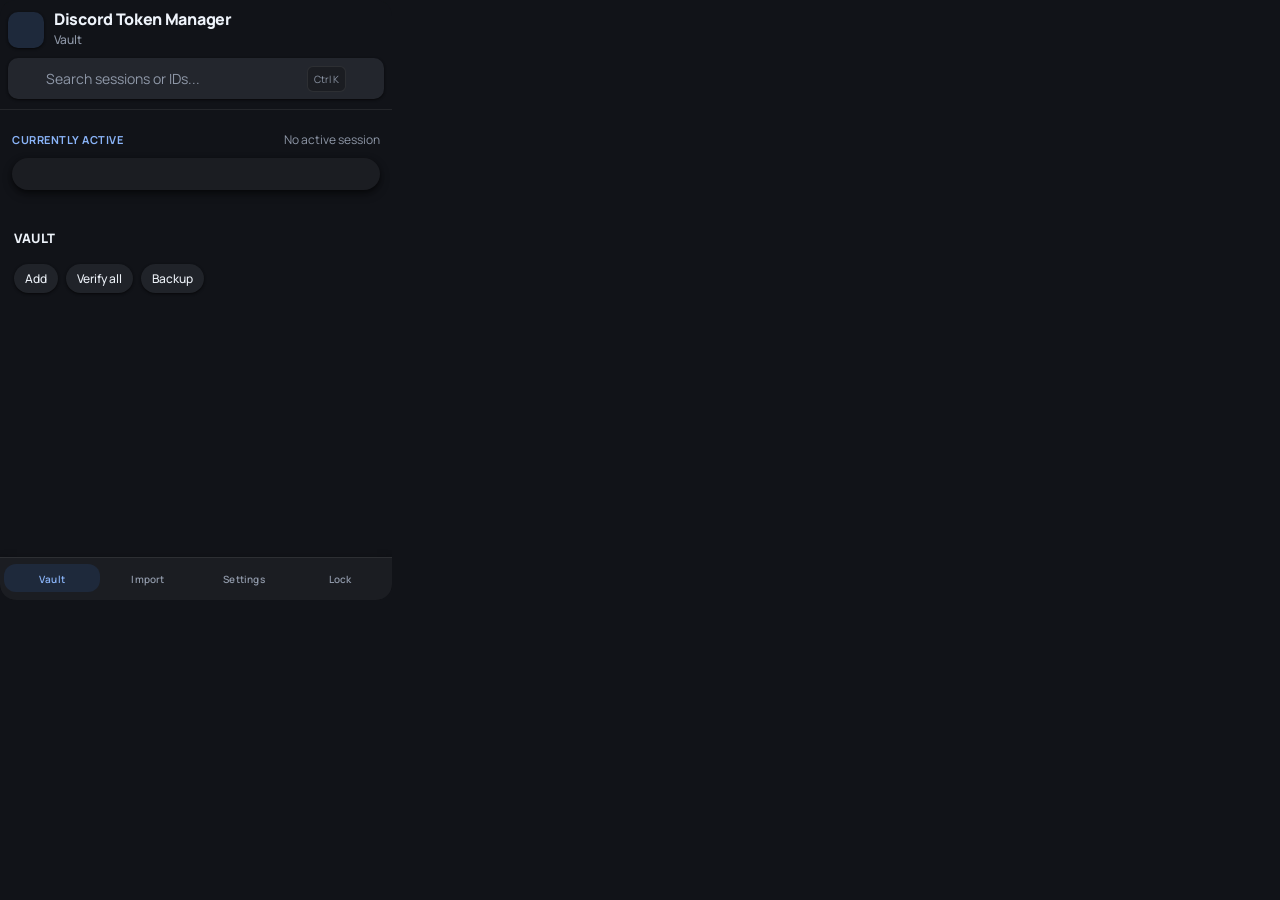
<file: chrome/popup.html>
<!DOCTYPE html>
<html lang="en">
<head>
  <meta charset="UTF-8" />
  <meta name="viewport" content="width=device-width, initial-scale=1.0" />
  <link rel="preconnect" href="https://fonts.googleapis.com" />
  <link rel="preconnect" href="https://fonts.gstatic.com" crossorigin />
  <link href="https://fonts.googleapis.com/css2?family=Manrope:wght@400;500;600;700;800&display=swap" rel="stylesheet" />
  <link href="https://fonts.googleapis.com/css2?family=Material+Symbols+Outlined:opsz,wght,FILL,GRAD@24,400,0,0&display=swap" rel="stylesheet" />
  <link rel="stylesheet" href="popup.css" />
  <title>Discord Token Manager</title>
</head>
<body>
  <div class="app">

    <!-- TOP (pinned: does not move on scroll) -->
    <div class="app-top">
      <!-- Header -->
      <header class="topbar">
        <div class="brand">
          <div class="brand-icon" data-icon="verified_user"></div>
          <div class="brand-text">
            <h1>Discord Token Manager</h1>
            <span id="header-sub" class="header-sub">Vault</span>
          </div>
        </div>
        <div class="header-actions">
          <button id="select-toggle" class="icon-btn" title="Multi-select" data-icon="check"></button>
          <button id="settings-btn" class="icon-btn" title="Settings" data-icon="settings"></button>
        </div>
      </header>

      <!-- Search (pinned with the top area) -->
      <div class="search-wrap">
        <div class="search-icon" data-icon="search"></div>
        <input id="search-input" type="text" placeholder="Search sessions or IDs..." />
        <span class="search-kbd">Ctrl K</span>
        <button id="search-clear" class="icon-btn small hidden" title="Clear" data-icon="close"></button>
      </div>
    </div>

    <!-- SCROLL (only this middle region moves) -->
    <main class="scroll">

      <!-- ===== VAULT TAB ===== -->
      <section id="panel-vault" class="tab-panel">
        <!-- Active / live session: Spotify "Now Playing" style -->
        <section class="now-playing" id="now-playing">
          <div class="np-head">
            <span class="np-eyebrow" data-icon="equalizer">Currently Active</span>
            <span id="live-status" class="status-line">No active session</span>
          </div>
          <div id="live-token" class="np-card"></div>
        </section>

        <!-- Vault header: informative count + quick actions -->
        <section class="vault">
          <div class="vault-head">
            <span class="vault-title">Vault</span>
            <span id="vault-stats" class="vault-stats"></span>
          </div>

          <div class="quick-actions">
            <button id="qa-add" class="chip" data-icon="add"><span>Add</span></button>
            <button id="qa-verify" class="chip" data-icon="verified"><span>Verify all</span></button>
            <button id="qa-backup" class="chip" data-icon="backup"><span>Backup</span></button>
          </div>

          <div id="multiselect-bar" class="ms-bar hidden">
            <span id="select-count">0 selected</span>
            <span class="spacer"></span>
            <button id="ms-delete" class="btn danger small" data-icon="delete"><span>Delete</span></button>
            <button id="ms-export" class="btn small" data-icon="ios_share"><span>Export</span></button>
            <button id="ms-cancel" class="btn small">Cancel</button>
          </div>

          <div id="groups-container" class="groups"></div>

          <div id="empty-state" class="empty-state hidden">
            <div class="empty-art" data-icon="verified_user"></div>
            <p class="empty-title">No saved sessions</p>
            <p class="empty-sub">Save your first login to get started.</p>
            <button id="empty-add" class="btn primary" data-icon="add"><span>Add session</span></button>
          </div>
        </section>
      </section>

      <!-- ===== IMPORT TAB ===== -->
      <section id="panel-import" class="tab-panel hidden">
        <div class="panel-head"><span class="grp-ic" data-icon="file_download"></span><span>Import</span></div>
        <div class="grp">
          <div class="svc col">
            <div class="svc-label"><span>Restore from backup</span></div>
            <div class="svc-d">Paste a previously exported JSON backup to restore sessions.</div>
            <textarea id="import-json" class="import-json" placeholder='Paste JSON here, e.g. [{"token":"...", ...}]'></textarea>
            <button id="import-run" class="btn primary" data-icon="check"><span>Restore</span></button>
          </div>
        </div>
        <p class="panel-note">Duplicate tokens are detected and skipped automatically.</p>
      </section>

      <!-- ===== SETTINGS TAB ===== -->
      <section id="panel-settings" class="tab-panel hidden">
        <div class="panel-head"><span class="grp-ic" data-icon="settings"></span><span>Session Behavior</span></div>
        <div class="grp">
          <div class="svc"><div class="svc-label"><span class="svc-ic" data-icon="swap_horiz"></span><span>Auto Switch<span class="svc-d">Apply session on tab focus</span></span></div><button id="sw-autoswitch" class="switch"><span class="knob"></span></button></div>
          <div class="svc"><div class="svc-label"><span class="svc-ic" data-icon="sync"></span><span>Sync Cookies<span class="svc-d">Keep cookies in sync across tabs</span></span></div><button id="sw-sync" class="switch"><span class="knob"></span></button></div>
          <div class="svc"><div class="svc-label"><span class="svc-ic" data-icon="restore"></span><span>Restore Storage<span class="svc-d">Restore session storage on load</span></span></div><button id="sw-restore" class="switch"><span class="knob"></span></button></div>
          <div class="svc"><div class="svc-label"><span class="svc-ic" data-icon="verified_user"></span><span>Verify Token<span class="svc-d">Check tokens on startup</span></span></div><button id="sw-verify" class="switch"><span class="knob"></span></button></div>
        </div>

        <div class="panel-head"><span class="grp-ic" data-icon="tune"></span><span>General</span></div>
        <div class="grp">
          <div class="svc"><div class="svc-label"><span class="svc-ic" data-icon="density_small"></span><span>Compact mode<span class="svc-d">Denser vault rows</span></span></div><button id="btn-compact" class="btn small">Toggle</button></div>
          <div class="svc"><div class="svc-label"><span class="svc-ic" data-icon="verified"></span><span>Verify all tokens<span class="svc-d">Force re-check every session</span></span></div><button id="btn-verify-all" class="btn small">Verify</button></div>
          <div class="svc"><div class="svc-label"><span class="svc-ic" data-icon="backup"></span><span>Export backup<span class="svc-d">Download all sessions as JSON</span></span></div><button id="btn-export" class="btn small">Export</button></div>
        </div>
      </section>

      <!-- ===== LOCK TAB ===== -->
      <section id="panel-lock" class="tab-panel hidden">
        <div class="panel-head"><span class="grp-ic" data-icon="lock"></span><span>Lock</span></div>
        <div class="grp">
          <div class="svc col">
            <div class="svc-label"><span class="svc-ic" data-icon="shield"></span><span id="lock-status">Protection disabled</span></div>
            <div class="svc-d">Require a PIN before the vault can be used.</div>
            <div class="row-btns">
              <button id="btn-lock" class="btn primary" data-icon="lock"><span id="lock-btn-label">Enable Lock</span></button>
              <button id="btn-lock-clear" class="btn danger hidden" data-icon="delete"><span>Disable</span></button>
            </div>
          </div>
        </div>
        <p class="panel-note">PIN is stored locally in this browser only.</p>
      </section>

    </main>

    <!-- Android-style bottom navigation (tab switching) -->
    <nav class="bottom-nav" id="bottom-nav">
      <button id="nav-vault" class="nav-item active" data-tab="vault" data-icon="verified_user"><span>Vault</span></button>
      <button id="nav-import" class="nav-item" data-tab="import" data-icon="file_download"><span>Import</span></button>
      <button id="nav-settings" class="nav-item" data-tab="settings" data-icon="settings"><span>Settings</span></button>
      <button id="nav-lock" class="nav-item" data-tab="lock" data-icon="lock"><span>Lock</span></button>
    </nav>

    <div id="devmode-warning" class="devmode-warning hidden" data-icon="warning"><span>Developer mode enabled</span></div>
  </div>

  <!-- Add/Edit dialog -->
  <div id="dialog-backdrop" class="overlay hidden">
    <div class="dialog">
      <h3 id="dialog-title">Add session</h3>
      <label class="field">
        <span>Token</span>
        <textarea id="dlg-token" placeholder="Paste token..."></textarea>
      </label>
      <label class="field">
        <span>Nickname (optional)</span>
        <input id="dlg-nickname" type="text" placeholder="e.g. Main" />
      </label>
      <div class="field">
        <span>Color</span>
        <div id="dlg-color" class="color-row">
          <button data-c="purple" class="swatch sp" title="Purple"></button>
          <button data-c="green" class="swatch sg" title="Green"></button>
          <button data-c="red" class="swatch sr" title="Red"></button>
          <button data-c="blue" class="swatch sb" title="Blue"></button>
          <button data-c="yellow" class="swatch sy" title="Yellow"></button>
          <button data-c="gray" class="swatch sl" title="Gray"></button>
        </div>
      </div>
      <div class="field">
        <span>Group (optional)</span>
        <input id="dlg-group" type="text" list="group-list" placeholder="e.g. Work, Bots" />
        <datalist id="group-list"></datalist>
      </div>
      <label class="field toggle-row">
        <input id="dlg-favorite" type="checkbox" />
        <span>Favorite (pinned)</span>
      </label>
      <div class="field">
        <span>Tags</span>
        <div id="dlg-badges" class="badge-row">
          <button data-b="favorite" class="badge-pick">⭐ Favorite</button>
          <button data-b="work" class="badge-pick">Work</button>
          <button data-b="testing" class="badge-pick">Testing</button>
          <button data-b="bot" class="badge-pick">Bot</button>
          <button data-b="main" class="badge-pick">Main</button>
        </div>
      </div>
      <label class="field">
        <span>Notes</span>
        <textarea id="dlg-notes" placeholder="Notes..."></textarea>
      </label>
      <div class="dialog-actions">
        <button id="dlg-cancel" class="btn">Cancel</button>
        <button id="dlg-save" class="btn primary" data-icon="save"><span>Save</span></button>
      </div>
    </div>
  </div>

  <!-- Login confirm dialog -->
  <div id="login-backdrop" class="overlay hidden">
    <div class="dialog small">
      <h3>Switch session</h3>
      <div id="login-preview" class="login-preview"></div>
      <div class="login-arrow" data-icon="swap_horiz"></div>
      <div class="dialog-actions">
        <button id="login-cancel" class="btn">Cancel</button>
        <button id="login-confirm" class="btn primary" data-icon="check"><span>Switch</span></button>
      </div>
    </div>
  </div>

  <!-- Details dialog -->
  <div id="details-backdrop" class="overlay hidden">
    <div class="dialog details">
      <h3 id="details-title">Account details</h3>
      <div id="details-body" class="details-body"></div>
      <div class="dialog-actions">
        <button id="details-copy" class="btn primary" data-icon="copy"><span>Copy token</span></button>
        <button id="details-edit" class="btn" data-icon="edit"><span>Edit</span></button>
        <button id="details-close" class="btn">Close</button>
      </div>
    </div>
  </div>

  <!-- Context menu -->
  <div id="ctx-menu" class="ctx-menu hidden"></div>

  <script src="popup.js"></script>
</body>
</html>
</file>
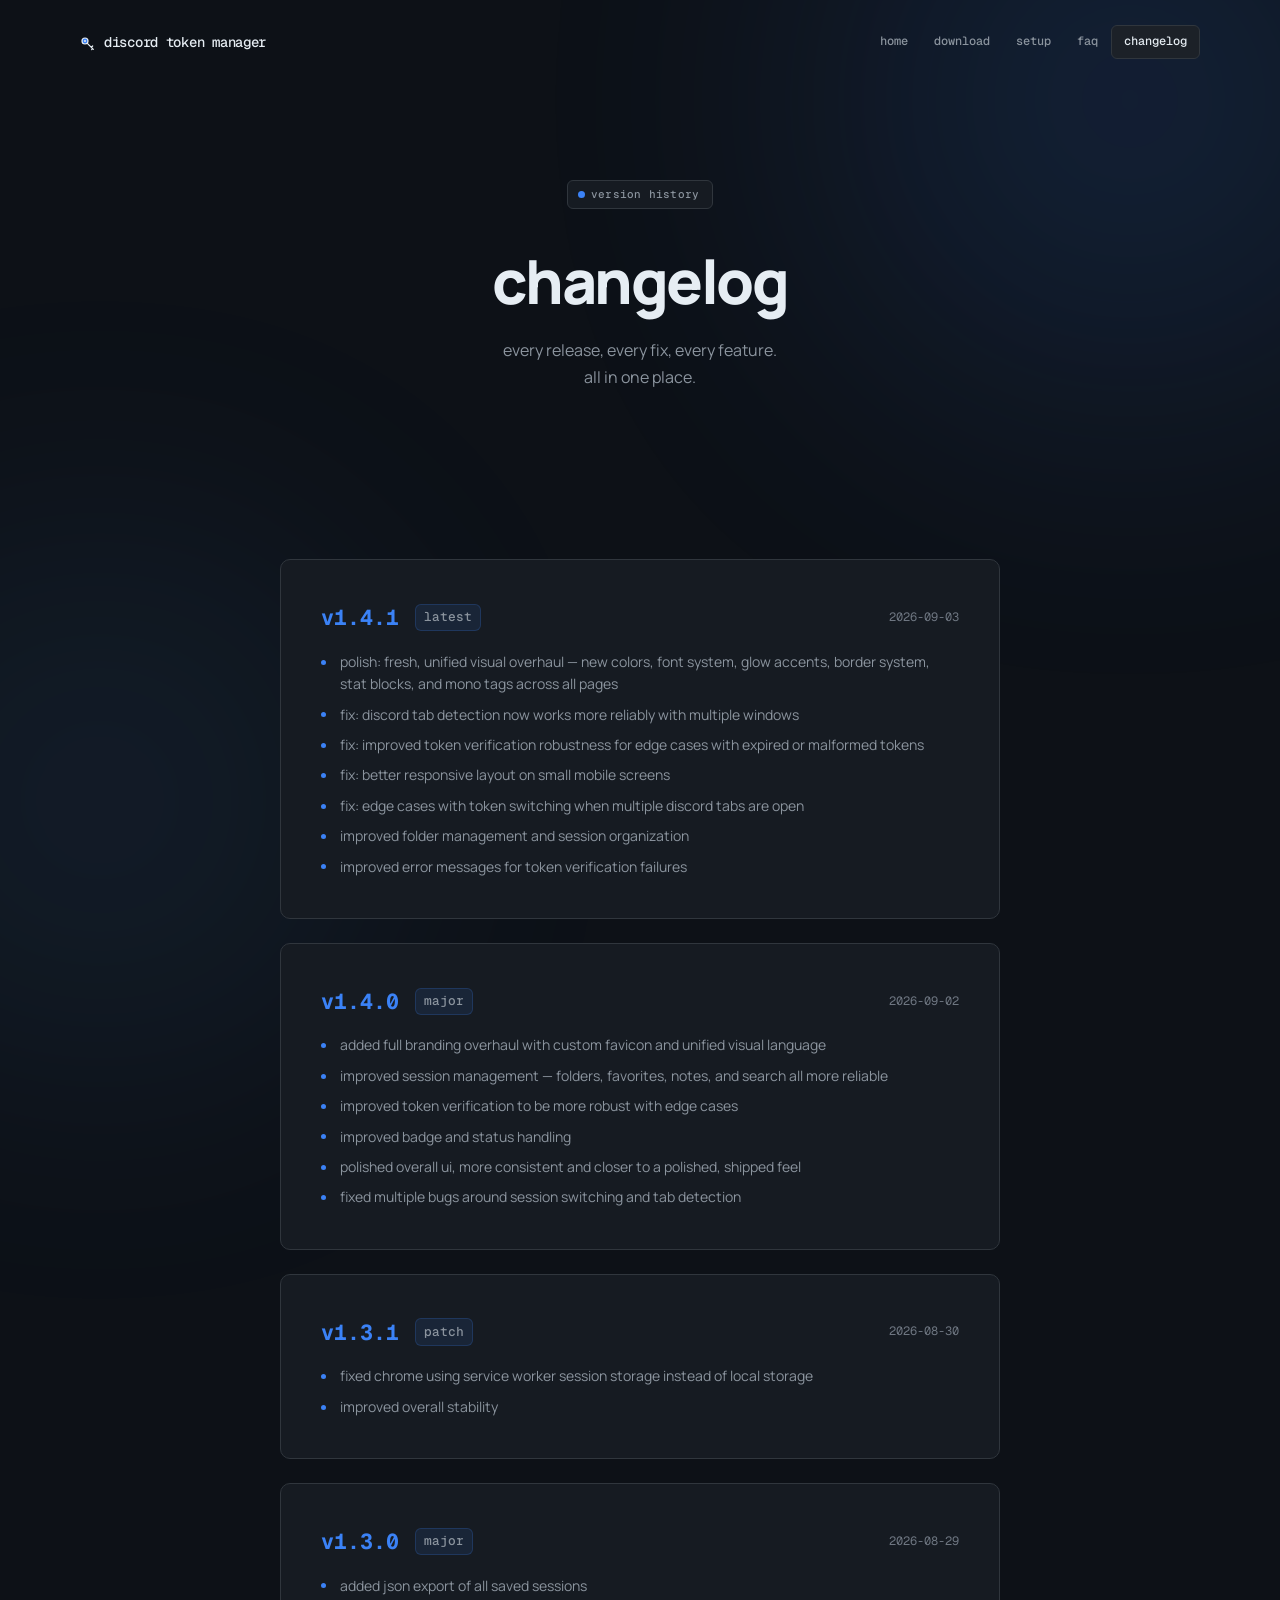
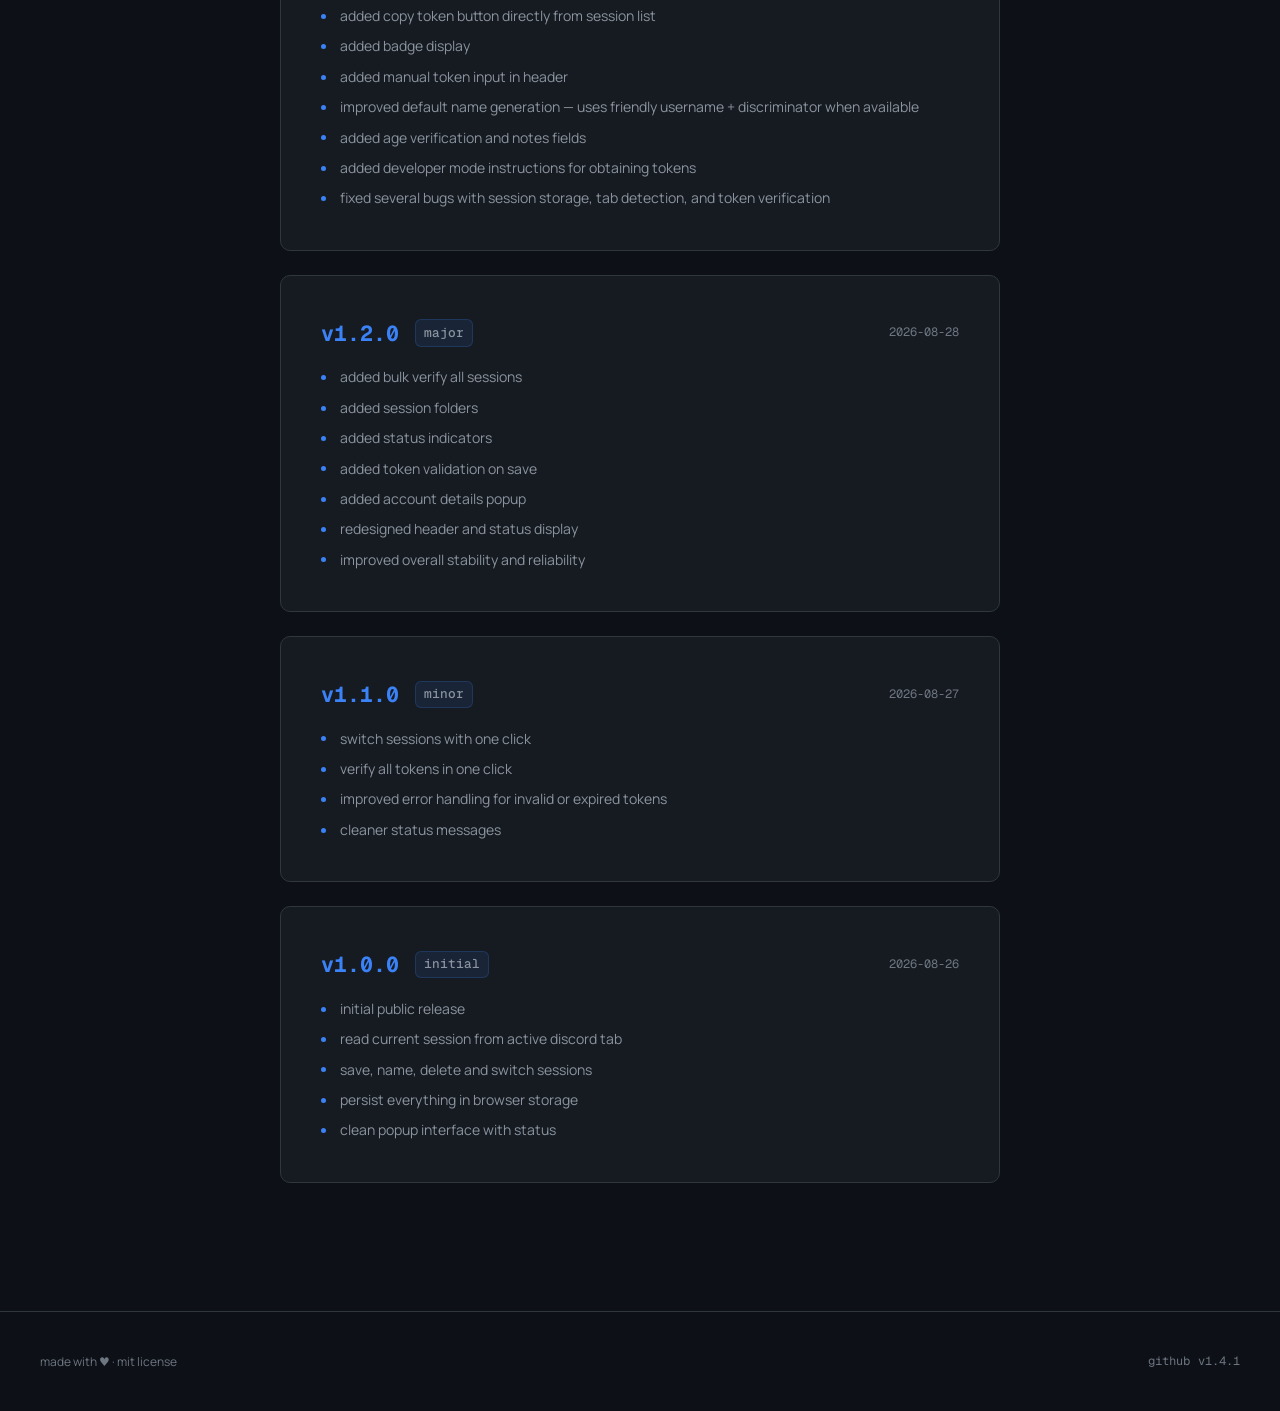
<file: docs/changelog.html>
<!DOCTYPE html>
<html lang="en">
<head>
<meta charset="utf-8">
<meta name="viewport" content="width=device-width, initial-scale=1">
<title>changelog — discord token manager</title>
<link rel="icon" type="image/png" href="favicon.png">
<link rel="preconnect" href="https://fonts.googleapis.com">
<link rel="preconnect" href="https://fonts.gstatic.com" crossorigin>
<link href="https://fonts.googleapis.com/css2?family=Geist+Mono:wght@400;500;700&family=Manrope:wght@300;400;500;600;700;800&display=swap" rel="stylesheet">
<style>
    :root{--bg:#0d1117;--bg-card:#161b22;--bg-hover:#1c2128;--border:#30363d;--border-light:#484f58;--text:#e6edf3;--text-muted:#8b949e;--text-dim:#6e7681;--accent:#3B82F6;--accent-glow:rgba(59,130,246,.3);--accent-2:#58a6ff;--success:#3fb950;--warning:#d29922;--ff-body:'Manrope',system-ui,sans-serif;--ff-mono:'Geist Mono','SF Mono',monospace;--fs-hero:clamp(2.2rem,6vw,3.8rem);--fs-h2:clamp(1.4rem,3vw,1.9rem);--fs-h3:clamp(1.1rem,2vw,1.35rem);--fs-body:1rem;--fs-small:.875rem;--fs-xs:.75rem;--fs-mono:.8rem;--fw-medium:500;--fw-semi:600;--fw-bold:700;--fw-extra:800;--space-sm:.5rem;--space-md:1rem;--space-lg:1.5rem;--space-xl:2.5rem;--space-2xl:4rem;--space-3xl:6rem;--radius-sm:6px;--radius-md:10px;--ease:cubic-bezier(.4,0,.2,1);--duration:.3s}
    *,*::before,*::after{box-sizing:border-box;margin:0;padding:0}html{scroll-behavior:smooth;-webkit-font-smoothing:antialiased}
    body{font-family:var(--ff-body);font-size:var(--fs-body);color:var(--text);background:var(--bg);min-height:100vh;overflow-x:hidden;line-height:1.6}
    a{color:inherit;text-decoration:none}
    .glow{position:fixed;border-radius:50%;filter:blur(140px);opacity:.25;pointer-events:none;z-index:0}
    .glow-1{width:600px;height:600px;background:var(--accent);top:-200px;right:-150px;opacity:.15}
    .glow-2{width:500px;height:500px;background:var(--accent-2);bottom:-150px;left:-150px;opacity:.1}
    .landing{position:relative;min-height:100vh}
    .nav{position:relative;z-index:10;display:flex;align-items:center;justify-content:space-between;padding:var(--space-lg) var(--space-xl);max-width:1200px;margin:0 auto}
    .logo{display:flex;align-items:center;gap:var(--space-sm)}
    .logo-icon{font-size:1.4rem;color:var(--accent)}
    .logo-text{font-family:var(--ff-mono);font-size:var(--fs-small);font-weight:var(--fw-medium);letter-spacing:-.02em;text-transform:lowercase}
    .nav-links{display:flex;gap:var(--space-xs)}
    .nav-link{font-family:var(--ff-mono);font-size:var(--fs-xs);font-weight:var(--fw-medium);color:var(--text-muted);text-transform:lowercase;padding:.4rem .75rem;border-radius:var(--radius-sm);border:1px solid transparent;transition:all var(--duration) var(--ease)}
    .nav-link:hover,.nav-link.active{color:var(--text);background:var(--bg-hover);border-color:var(--border)}
    .hero{position:relative;z-index:1;max-width:1200px;margin:0 auto;padding:var(--space-3xl) var(--space-xl) var(--space-2xl);text-align:center}
    .badge{display:inline-flex;align-items:center;gap:.4rem;padding:.3rem .8rem .3rem .6rem;background:var(--bg-card);border:1px solid var(--border);border-radius:var(--radius-sm);margin-bottom:var(--space-xl)}
    .badge-dot{width:7px;height:7px;border-radius:50%;background:var(--accent);animation:pulse 2s infinite}
    .badge-text{font-family:var(--ff-mono);font-size:11px;font-weight:var(--fw-medium);color:var(--text-muted);text-transform:lowercase;letter-spacing:.02em}
    .hero-title{font-size:var(--fs-hero);font-weight:var(--fw-extra);line-height:1.05;letter-spacing:-.04em;margin-bottom:var(--space-lg)}
    .hero-subtitle{font-size:var(--fs-body);color:var(--text-muted);max-width:560px;margin:0 auto var(--space-xl);line-height:1.7}
    .section{position:relative;z-index:1;max-width:800px;margin:0 auto;padding:var(--space-2xl) var(--space-xl)}
    .timeline{display:flex;flex-direction:column;gap:var(--space-lg)}
    .release{background:var(--bg-card);border:1px solid var(--border);border-radius:var(--radius-md);padding:var(--space-xl);transition:border-color var(--duration) var(--ease)}
    .release:hover{border-color:var(--accent)}
    .release-header{display:flex;align-items:center;gap:var(--space-md);margin-bottom:var(--space-md);flex-wrap:wrap}
    .release-version{font-family:var(--ff-mono);font-size:var(--fs-h3);font-weight:var(--fw-bold);color:var(--accent)}
    .release-tag{font-family:var(--ff-mono);font-size:var(--fs-mono);font-weight:var(--fw-medium);color:var(--text-muted);padding:.15rem .5rem;background:rgba(59,130,246,.1);border:1px solid rgba(59,130,246,.2);border-radius:var(--radius-sm);text-transform:lowercase}
    .release-date{font-family:var(--ff-mono);font-size:var(--fs-xs);color:var(--text-dim);margin-left:auto}
    .release-changes{list-style:none;display:flex;flex-direction:column;gap:var(--space-sm)}
    .release-changes li{font-size:var(--fs-small);color:var(--text-muted);line-height:1.6;padding-left:1.2rem;position:relative}
    .release-changes li::before{content:'';position:absolute;left:0;top:.55rem;width:5px;height:5px;border-radius:50%;background:var(--accent)}
    .footer{position:relative;z-index:1;padding:var(--space-xl);border-top:1px solid var(--border);margin-top:var(--space-2xl)}
    .footer-inner{max-width:1200px;margin:0 auto;display:flex;justify-content:space-between;align-items:center;gap:var(--space-sm);flex-wrap:wrap}
    .footer-text{font-size:var(--fs-xs);color:var(--text-dim)}
    .footer-mono{font-family:var(--ff-mono);font-size:var(--fs-xs);color:var(--text-dim)}
    @keyframes pulse{0%,100%{opacity:1}50%{opacity:.4}}
    @media(max-width:768px){.nav{padding:var(--space-md);flex-direction:column;gap:var(--space-sm)}.hero{padding:var(--space-2xl) var(--space-md) var(--space-xl)}.release-header{flex-direction:column;align-items:flex-start}.release-date{margin-left:0}.footer-inner{flex-direction:column;text-align:center}}
    .icon-sm{width:16px;height:16px;flex-shrink:0;display:inline-block;vertical-align:middle}
    .icon-xs{width:14px;height:14px;flex-shrink:0;display:inline-block;vertical-align:middle}
    .icon-lg{width:48px;height:48px;margin-bottom:var(--space-md)}
</style>
</head>
<body>
<div class="landing">
    <div class="glow glow-1"></div>
    <div class="glow glow-2"></div>

    <nav class="nav">
        <div class="logo">
            <span class="logo-icon"><svg class="icon-sm" viewBox="0 0 24 24" fill="none" xmlns="http://www.w3.org/2000/svg"><circle cx="7.5" cy="7.5" r="4.5" fill="#3B82F6" stroke="#e6edf3" stroke-width="1.8"/><path d="M11 11l9 9M17 17l2-2M19 19l-1.5 1.5" stroke="#e6edf3" stroke-width="1.8" stroke-linecap="round" stroke-linejoin="round"/><circle cx="7.5" cy="7.5" r="1.5" fill="#e6edf3"/></svg></span>
            <span class="logo-text">discord token manager</span>
        </div>
        <div class="nav-links">
            <a href="index.html" class="nav-link">home</a>
            <a href="download.html" class="nav-link">download</a>
            <a href="setup.html" class="nav-link">setup</a>
            <a href="faq.html" class="nav-link">faq</a>
            <a href="changelog.html" class="nav-link active">changelog</a>
        </div>
    </nav>

    <main class="hero">
        <div class="badge">
            <span class="badge-dot"></span>
            <span class="badge-text">version history</span>
        </div>

        <h1 class="hero-title">changelog</h1>

        <p class="hero-subtitle">
            every release, every fix, every feature.<br>
            all in one place.
        </p>
    </main>

    <section class="section">
        <div class="timeline">
            <div class="release">
                <div class="release-header">
                    <span class="release-version">v1.4.1</span>
                    <span class="release-tag">latest</span>
                    <span class="release-date">2026-09-03</span>
                </div>
                <ul class="release-changes">
                    <li>polish: fresh, unified visual overhaul — new colors, font system, glow accents, border system, stat blocks, and mono tags across all pages</li>
                    <li>fix: discord tab detection now works more reliably with multiple windows</li>
                    <li>fix: improved token verification robustness for edge cases with expired or malformed tokens</li>
                    <li>fix: better responsive layout on small mobile screens</li>
                    <li>fix: edge cases with token switching when multiple discord tabs are open</li>
                    <li>improved folder management and session organization</li>
                    <li>improved error messages for token verification failures</li>
                </ul>
            </div>

            <div class="release">
                <div class="release-header">
                    <span class="release-version">v1.4.0</span>
                    <span class="release-tag">major</span>
                    <span class="release-date">2026-09-02</span>
                </div>
                <ul class="release-changes">
                    <li>added full branding overhaul with custom favicon and unified visual language</li>
                    <li>improved session management — folders, favorites, notes, and search all more reliable</li>
                    <li>improved token verification to be more robust with edge cases</li>
                    <li>improved badge and status handling</li>
                    <li>polished overall ui, more consistent and closer to a polished, shipped feel</li>
                    <li>fixed multiple bugs around session switching and tab detection</li>
                </ul>
            </div>

            <div class="release">
                <div class="release-header">
                    <span class="release-version">v1.3.1</span>
                    <span class="release-tag">patch</span>
                    <span class="release-date">2026-08-30</span>
                </div>
                <ul class="release-changes">
                    <li>fixed chrome using service worker session storage instead of local storage</li>
                    <li>improved overall stability</li>
                </ul>
            </div>

            <div class="release">
                <div class="release-header">
                    <span class="release-version">v1.3.0</span>
                    <span class="release-tag">major</span>
                    <span class="release-date">2026-08-29</span>
                </div>
                <ul class="release-changes">
                    <li>added json export of all saved sessions</li>
                    <li>added copy token button directly from session list</li>
                    <li>added badge display</li>
                    <li>added manual token input in header</li>
                    <li>improved default name generation — uses friendly username + discriminator when available</li>
                    <li>added age verification and notes fields</li>
                    <li>added developer mode instructions for obtaining tokens</li>
                    <li>fixed several bugs with session storage, tab detection, and token verification</li>
                </ul>
            </div>

            <div class="release">
                <div class="release-header">
                    <span class="release-version">v1.2.0</span>
                    <span class="release-tag">major</span>
                    <span class="release-date">2026-08-28</span>
                </div>
                <ul class="release-changes">
                    <li>added bulk verify all sessions</li>
                    <li>added session folders</li>
                    <li>added status indicators</li>
                    <li>added token validation on save</li>
                    <li>added account details popup</li>
                    <li>redesigned header and status display</li>
                    <li>improved overall stability and reliability</li>
                </ul>
            </div>

            <div class="release">
                <div class="release-header">
                    <span class="release-version">v1.1.0</span>
                    <span class="release-tag">minor</span>
                    <span class="release-date">2026-08-27</span>
                </div>
                <ul class="release-changes">
                    <li>switch sessions with one click</li>
                    <li>verify all tokens in one click</li>
                    <li>improved error handling for invalid or expired tokens</li>
                    <li>cleaner status messages</li>
                </ul>
            </div>

            <div class="release">
                <div class="release-header">
                    <span class="release-version">v1.0.0</span>
                    <span class="release-tag">initial</span>
                    <span class="release-date">2026-08-26</span>
                </div>
                <ul class="release-changes">
                    <li>initial public release</li>
                    <li>read current session from active discord tab</li>
                    <li>save, name, delete and switch sessions</li>
                    <li>persist everything in browser storage</li>
                    <li>clean popup interface with status</li>
                </ul>
            </div>
        </div>
    </section>

    <footer class="footer">
        <div class="footer-inner">
            <span class="footer-text">made with &#9829; &middot; mit license</span>
            <div style="display:flex;gap:var(--space-sm);align-items:center">
                <a href="https://github.com/mnishantlabs/Discord-Token-Manager-Extenstion" target="_blank" rel="noopener" style="font-family:var(--ff-mono);font-size:var(--fs-xs);color:var(--text-dim);text-transform:lowercase">github</a>
                <span class="footer-mono">v1.4.1</span>
            </div>
        </div>
    </footer>
</div>
</body>
</html>
</file>
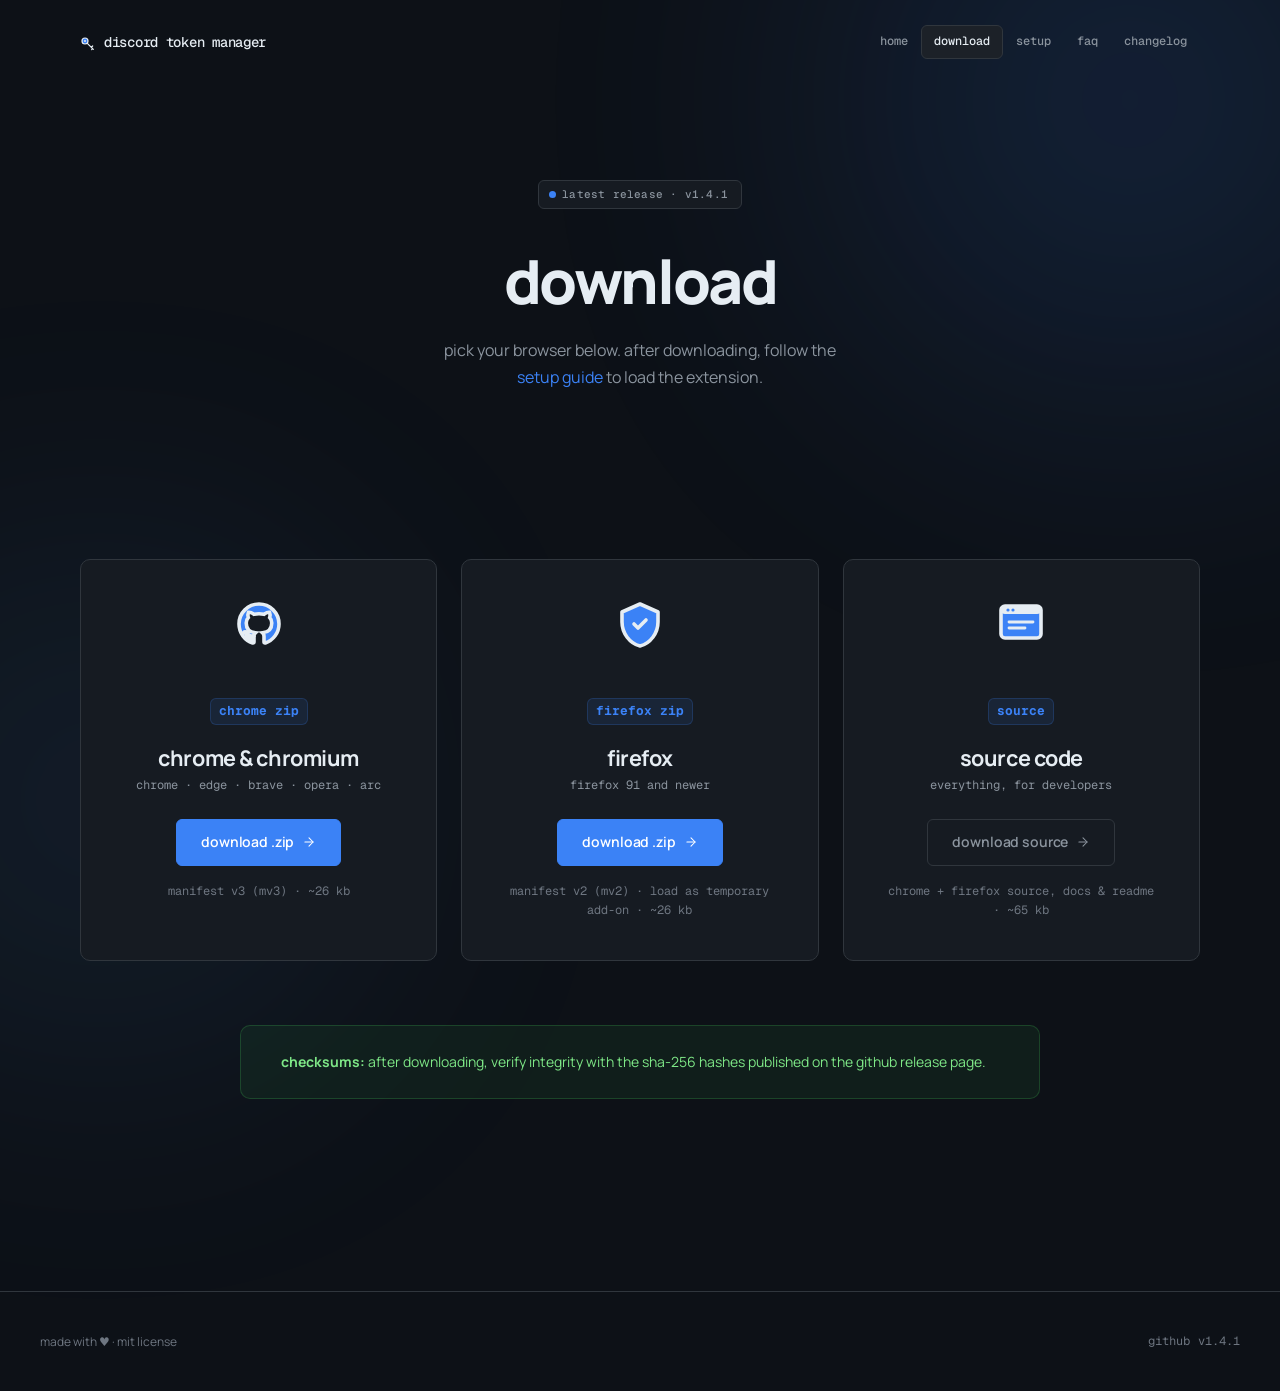
<file: docs/download.html>
<!DOCTYPE html>
<html lang="en">
<head>
<meta charset="utf-8">
<meta name="viewport" content="width=device-width, initial-scale=1">
<title>download — discord token manager</title>
<link rel="icon" type="image/png" href="favicon.png">
<link rel="preconnect" href="https://fonts.googleapis.com">
<link rel="preconnect" href="https://fonts.gstatic.com" crossorigin>
<link href="https://fonts.googleapis.com/css2?family=Geist+Mono:wght@400;500;700&family=Manrope:wght@300;400;500;600;700;800&display=swap" rel="stylesheet">
<style>
    :root{--bg:#0d1117;--bg-card:#161b22;--bg-hover:#1c2128;--border:#30363d;--border-light:#484f58;--text:#e6edf3;--text-muted:#8b949e;--text-dim:#6e7681;--accent:#3B82F6;--accent-glow:rgba(59,130,246,.3);--accent-2:#58a6ff;--success:#3fb950;--ff-body:'Manrope',system-ui,sans-serif;--ff-mono:'Geist Mono','SF Mono',monospace;--fs-hero:clamp(2.2rem,6vw,3.8rem);--fs-h3:clamp(1.1rem,2vw,1.35rem);--fs-body:1rem;--fs-small:.875rem;--fs-xs:.75rem;--fs-mono:.8rem;--fw-medium:500;--fw-semi:600;--fw-bold:700;--fw-extra:800;--space-sm:.5rem;--space-md:1rem;--space-lg:1.5rem;--space-xl:2.5rem;--space-2xl:4rem;--space-3xl:6rem;--radius-sm:6px;--radius-md:10px;--ease:cubic-bezier(.4,0,.2,1);--duration:.3s}
    *,*::before,*::after{box-sizing:border-box;margin:0;padding:0}html{scroll-behavior:smooth;-webkit-font-smoothing:antialiased}
    body{font-family:var(--ff-body);font-size:var(--fs-body);color:var(--text);background:var(--bg);min-height:100vh;overflow-x:hidden;line-height:1.6}
    a{color:inherit;text-decoration:none}
    .glow{position:fixed;border-radius:50%;filter:blur(140px);opacity:.25;pointer-events:none;z-index:0}
    .glow-1{width:600px;height:600px;background:var(--accent);top:-200px;right:-150px;opacity:.15}
    .glow-2{width:500px;height:500px;background:var(--accent-2);bottom:-150px;left:-150px;opacity:.1}
    .landing{position:relative;min-height:100vh}
    .nav{position:relative;z-index:10;display:flex;align-items:center;justify-content:space-between;padding:var(--space-lg) var(--space-xl);max-width:1200px;margin:0 auto}
    .logo{display:flex;align-items:center;gap:var(--space-sm)}
    .logo-icon{font-size:1.4rem;color:var(--accent)}
    .logo-text{font-family:var(--ff-mono);font-size:var(--fs-small);font-weight:var(--fw-medium);letter-spacing:-.02em;text-transform:lowercase}
    .nav-links{display:flex;gap:var(--space-xs)}
    .nav-link{font-family:var(--ff-mono);font-size:var(--fs-xs);font-weight:var(--fw-medium);color:var(--text-muted);text-transform:lowercase;padding:.4rem .75rem;border-radius:var(--radius-sm);border:1px solid transparent;transition:all var(--duration) var(--ease)}
    .nav-link:hover,.nav-link.active{color:var(--text);background:var(--bg-hover);border-color:var(--border)}
    .hero{position:relative;z-index:1;max-width:1200px;margin:0 auto;padding:var(--space-3xl) var(--space-xl) var(--space-2xl);text-align:center}
    .badge{display:inline-flex;align-items:center;gap:.4rem;padding:.3rem .8rem .3rem .6rem;background:var(--bg-card);border:1px solid var(--border);border-radius:var(--radius-sm);margin-bottom:var(--space-xl)}
    .badge-dot{width:7px;height:7px;border-radius:50%;background:var(--accent);animation:pulse 2s infinite}
    .badge-text{font-family:var(--ff-mono);font-size:11px;font-weight:var(--fw-medium);color:var(--text-muted);text-transform:lowercase;letter-spacing:.02em}
    .hero-title{font-size:var(--fs-hero);font-weight:var(--fw-extra);line-height:1.05;letter-spacing:-.04em;margin-bottom:var(--space-lg)}
    .hero-subtitle{font-size:var(--fs-body);color:var(--text-muted);max-width:560px;margin:0 auto var(--space-xl);line-height:1.7}
    .btn{display:inline-flex;align-items:center;gap:var(--space-sm);padding:.7rem 1.5rem;border-radius:var(--radius-sm);font-family:var(--ff-body);font-size:var(--fs-small);font-weight:var(--fw-semi);letter-spacing:-.01em;transition:all var(--duration) var(--ease)}
    .btn-primary{background:var(--accent);color:#fff;border:1px solid var(--accent)}
    .btn-primary:hover{background:#2563eb;border-color:#2563eb;transform:translateY(-1px);box-shadow:0 4px 20px var(--accent-glow)}
    .btn-ghost{border:1px solid var(--border);color:var(--text-muted);background:var(--bg-card)}
    .btn-ghost:hover{border-color:var(--border-light);color:var(--text);background:var(--bg-hover)}
    .btn-arrow{transition:transform var(--duration) var(--ease)}.btn:hover .btn-arrow{transform:translateX(3px)}
    .section{position:relative;z-index:1;max-width:1200px;margin:0 auto;padding:var(--space-2xl) var(--space-xl)}
    .section-title{font-size:var(--fs-h3);font-weight:var(--fw-bold);letter-spacing:-.02em;text-align:center;margin-bottom:var(--space-lg);color:var(--text)}
    .dl-grid{display:grid;grid-template-columns:repeat(auto-fit,minmax(280px,1fr));gap:var(--space-lg)}
    .dl-card{background:var(--bg-card);border:1px solid var(--border);border-radius:var(--radius-md);padding:var(--space-xl);text-align:center;transition:border-color var(--duration) var(--ease),transform var(--duration) var(--ease)}
    .dl-card:hover{border-color:var(--accent);transform:translateY(-2px)}
    .dl-card-icon{font-size:2.5rem;margin-bottom:var(--space-md)}
    .dl-card-title{font-size:var(--fs-h3);font-weight:var(--fw-bold);letter-spacing:-.02em;margin-bottom:var(--space-xs)}
    .dl-card-ver{font-family:var(--ff-mono);font-size:var(--fs-xs);color:var(--text-muted);text-transform:lowercase;margin-bottom:var(--space-lg)}
    .dl-card-tag{font-family:var(--ff-mono);font-size:var(--fs-mono);font-weight:var(--fw-bold);color:var(--accent);padding:.15rem .5rem;background:rgba(59,130,246,.1);border:1px solid rgba(59,130,246,.2);border-radius:var(--radius-sm);display:inline-block;margin-bottom:var(--space-md)}
    .dl-card-size{font-family:var(--ff-mono);font-size:var(--fs-xs);color:var(--text-dim);text-transform:lowercase;margin-top:var(--space-md)}
    .notice{position:relative;z-index:1;max-width:800px;margin:var(--space-2xl) auto;padding:var(--space-lg) var(--space-xl);background:rgba(63,185,80,.08);border:1px solid rgba(63,185,80,.25);border-radius:var(--radius-md);font-size:var(--fs-small);color:#7ee787;line-height:1.7}
    .footer{position:relative;z-index:1;padding:var(--space-xl);border-top:1px solid var(--border);margin-top:var(--space-2xl)}
    .footer-inner{max-width:1200px;margin:0 auto;display:flex;justify-content:space-between;align-items:center;gap:var(--space-sm);flex-wrap:wrap}
    .footer-text{font-size:var(--fs-xs);color:var(--text-dim)}
    .footer-mono{font-family:var(--ff-mono);font-size:var(--fs-xs);color:var(--text-dim)}
    @keyframes pulse{0%,100%{opacity:1}50%{opacity:.4}}
    @media(max-width:768px){.nav{padding:var(--space-md);flex-direction:column;gap:var(--space-sm)}.hero{padding:var(--space-2xl) var(--space-md) var(--space-xl)}.hero-title{font-size:var(--fs-hero)}.dl-grid{grid-template-columns:1fr}.footer-inner{flex-direction:column;text-align:center}}
    .icon-sm{width:16px;height:16px;flex-shrink:0;display:inline-block;vertical-align:middle}
    .icon-xs{width:14px;height:14px;flex-shrink:0;display:inline-block;vertical-align:middle}
    .icon-lg{width:48px;height:48px;margin-bottom:var(--space-md)}
</style>
</head>
<body>
<div class="landing">
    <div class="glow glow-1"></div>
    <div class="glow glow-2"></div>

    <nav class="nav">
        <div class="logo">
            <span class="logo-icon"><svg class="icon-sm" viewBox="0 0 24 24" fill="none" xmlns="http://www.w3.org/2000/svg"><circle cx="7.5" cy="7.5" r="4.5" fill="#3B82F6" stroke="#e6edf3" stroke-width="1.8"/><path d="M11 11l9 9M17 17l2-2M19 19l-1.5 1.5" stroke="#e6edf3" stroke-width="1.8" stroke-linecap="round" stroke-linejoin="round"/><circle cx="7.5" cy="7.5" r="1.5" fill="#e6edf3"/></svg></span>
            <span class="logo-text">discord token manager</span>
        </div>
        <div class="nav-links">
            <a href="index.html" class="nav-link">home</a>
            <a href="download.html" class="nav-link active">download</a>
            <a href="setup.html" class="nav-link">setup</a>
            <a href="faq.html" class="nav-link">faq</a>
            <a href="changelog.html" class="nav-link">changelog</a>
        </div>
    </nav>

    <main class="hero">
        <div class="badge">
            <span class="badge-dot"></span>
            <span class="badge-text">latest release &middot; v1.4.1</span>
        </div>

        <h1 class="hero-title">download</h1>

        <p class="hero-subtitle">
            pick your browser below. after downloading, follow the<br>
            <a href="setup.html" style="color:var(--accent)">setup guide</a> to load the extension.
        </p>
    </main>

    <section class="section">
        <div class="dl-grid">
            <div class="dl-card">
                <div class="dl-card-icon"><svg class="icon-lg" viewBox="0 0 24 24" fill="none" xmlns="http://www.w3.org/2000/svg"><path d="M12 2A10 10 0 0 0 2 12c0 4.42 2.87 8.17 6.84 9.5.5.08.66-.23.66-.5v-1.69c-2.77.6-3.36-1.34-3.36-1.34-.46-1.16-1.11-1.47-1.11-1.47-.9-.62.07-.6.07-.6 1 .07 1.53 1.03 1.53 1.03.9 1.52 2.34 1.07 2.91.83.1-.65.35-1.09.63-1.34-2.22-.25-4.55-1.11-4.55-4.92 0-1.11.38-2 1.03-2.71-.1-.25-.45-1.29.1-2.64 0 0 .84-.27 2.75 1.02.79-.22 1.65-.33 2.5-.33.85 0 1.71.11 2.5.33 1.91-1.29 2.75-1.02 2.75-1.02.55 1.35.2 2.39.1 2.64.65.71 1.03 1.6 1.03 2.71 0 3.82-2.34 4.66-4.57 4.91.36.31.69.92.69 1.85V21c0 .27.16.59.67.5C19.14 20.16 22 16.42 22 12A10 10 0 0 0 12 2z" fill="#3B82F6" stroke="#e6edf3" stroke-width="1.8"/></svg></div>
                <div class="dl-card-tag">chrome zip</div>
                <h3 class="dl-card-title">chrome &amp; chromium</h3>
                <div class="dl-card-ver">chrome &middot; edge &middot; brave &middot; opera &middot; arc</div>
                <a href="https://github.com/mnishantlabs/Discord-Token-Manager-Extenstion/releases/download/v1.4.1/discord-token-manager-chrome-v1.4.1.zip" class="btn btn-primary">download .zip <svg class="icon-xs btn-arrow" viewBox="0 0 24 24" fill="none" xmlns="http://www.w3.org/2000/svg"><line x1="5" y1="12" x2="19" y2="12" stroke="currentColor" stroke-width="1.8" stroke-linecap="round"/><polyline points="12 5 19 12 12 19" stroke="currentColor" stroke-width="1.8" stroke-linecap="round" stroke-linejoin="round"/></svg></a>
                <div class="dl-card-size">manifest v3 (mv3) &middot; ~26 kb</div>
            </div>
            <div class="dl-card">
                <div class="dl-card-icon"><svg class="icon-lg" viewBox="0 0 24 24" fill="none" xmlns="http://www.w3.org/2000/svg"><path d="M12 2L3 6V11C3 16.55 6.84 21.74 12 23C17.16 21.74 21 16.55 21 11V6L12 2Z" fill="#3B82F6" stroke="#e6edf3" stroke-width="1.8" stroke-linejoin="round"/><path d="M9 12L11 14L15 10" stroke="#e6edf3" stroke-width="1.8" stroke-linecap="round" stroke-linejoin="round"/></svg></div>
                <div class="dl-card-tag">firefox zip</div>
                <h3 class="dl-card-title">firefox</h3>
                <div class="dl-card-ver">firefox 91 and newer</div>
                <a href="https://github.com/mnishantlabs/Discord-Token-Manager-Extenstion/releases/download/v1.4.1/discord-token-manager-firefox-v1.4.1.zip" class="btn btn-primary">download .zip <svg class="icon-xs btn-arrow" viewBox="0 0 24 24" fill="none" xmlns="http://www.w3.org/2000/svg"><line x1="5" y1="12" x2="19" y2="12" stroke="currentColor" stroke-width="1.8" stroke-linecap="round"/><polyline points="12 5 19 12 12 19" stroke="currentColor" stroke-width="1.8" stroke-linecap="round" stroke-linejoin="round"/></svg></a>
                <div class="dl-card-size">manifest v2 (mv2) &middot; load as temporary add-on &middot; ~26 kb</div>
            </div>
            <div class="dl-card">
                <div class="dl-card-icon"><svg class="icon-lg" viewBox="0 0 24 24" fill="none" xmlns="http://www.w3.org/2000/svg"><rect x="2" y="3" width="20" height="16" rx="2" fill="#3B82F6" stroke="#e6edf3" stroke-width="1.8"/><rect x="2" y="3" width="20" height="4" rx="2" fill="#e6edf3"/><circle cx="5.5" cy="5" r="0.8" fill="#3B82F6"/><circle cx="8" cy="5" r="0.8" fill="#3B82F6"/><line x1="6" y1="11" x2="18" y2="11" stroke="#e6edf3" stroke-width="1.4" stroke-linecap="round"/><line x1="6" y1="14" x2="14" y2="14" stroke="#e6edf3" stroke-width="1.4" stroke-linecap="round"/></svg></div>
                <div class="dl-card-tag">source</div>
                <h3 class="dl-card-title">source code</h3>
                <div class="dl-card-ver">everything, for developers</div>
                <a href="https://github.com/mnishantlabs/Discord-Token-Manager-Extenstion/releases/download/v1.4.1/discord-token-manager-source-v1.4.1.zip" class="btn btn-ghost">download source <svg class="icon-xs btn-arrow" viewBox="0 0 24 24" fill="none" xmlns="http://www.w3.org/2000/svg"><line x1="5" y1="12" x2="19" y2="12" stroke="currentColor" stroke-width="1.8" stroke-linecap="round"/><polyline points="12 5 19 12 12 19" stroke="currentColor" stroke-width="1.8" stroke-linecap="round" stroke-linejoin="round"/></svg></a>
                <div class="dl-card-size">chrome + firefox source, docs &amp; readme &middot; ~65 kb</div>
            </div>
        </div>
        <div class="notice">
            <strong>checksums:</strong> after downloading, verify integrity with the sha-256 hashes published on the <a href="https://github.com/mnishantlabs/Discord-Token-Manager-Extenstion/releases" style="color:#7ee787" target="_blank" rel="noopener">github release</a> page.
        </div>
    </section>

    <footer class="footer">
        <div class="footer-inner">
            <span class="footer-text">made with &#9829; &middot; mit license</span>
            <div style="display:flex;gap:var(--space-sm);align-items:center">
                <a href="https://github.com/mnishantlabs/Discord-Token-Manager-Extenstion" target="_blank" rel="noopener" style="font-family:var(--ff-mono);font-size:var(--fs-xs);color:var(--text-dim);text-transform:lowercase">github</a>
                <span class="footer-mono">v1.4.1</span>
            </div>
        </div>
    </footer>
</div>
</body>
</html>
</file>
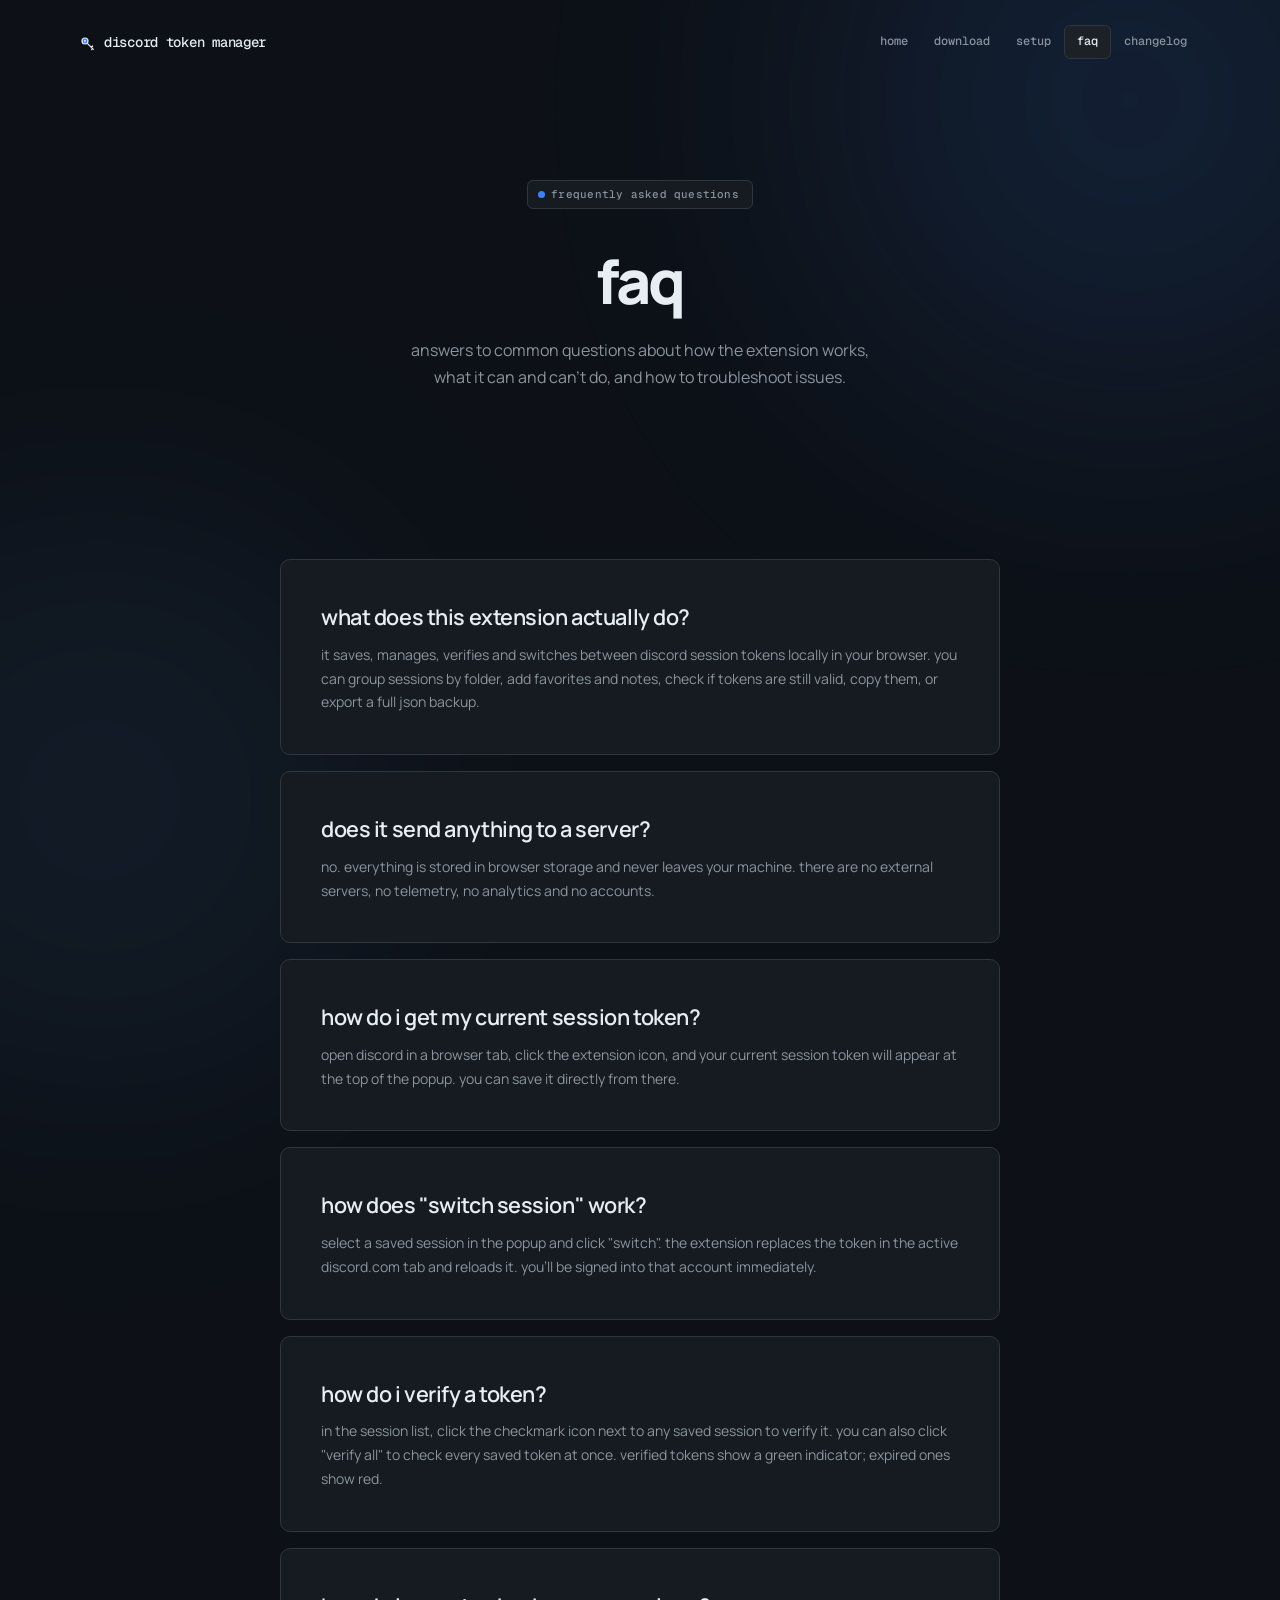
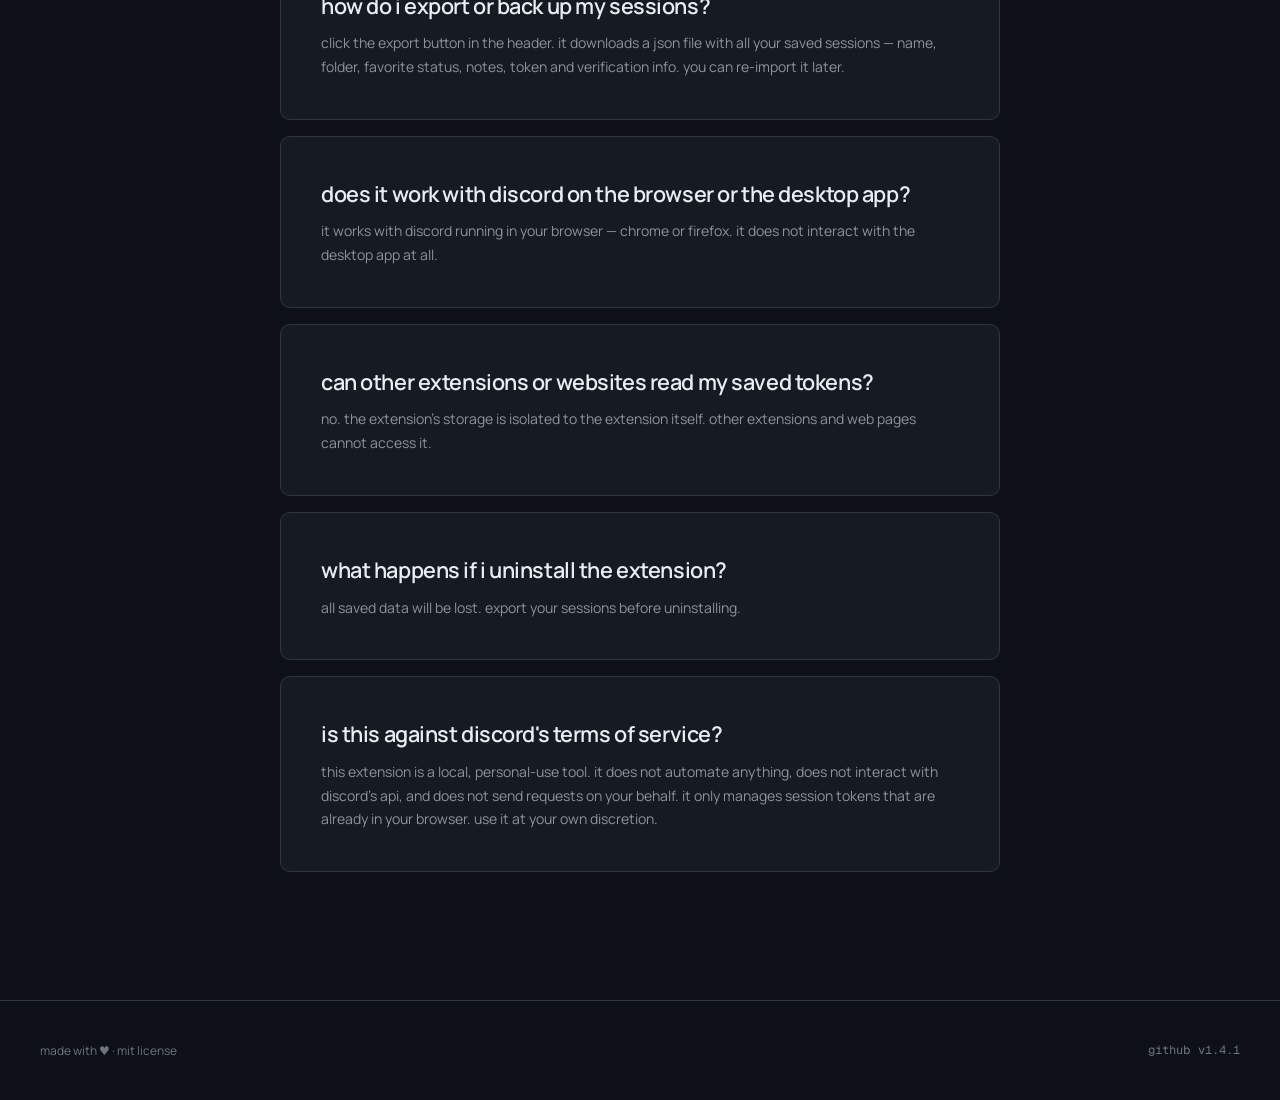
<file: docs/faq.html>
<!DOCTYPE html>
<html lang="en">
<head>
<meta charset="utf-8">
<meta name="viewport" content="width=device-width, initial-scale=1">
<title>faq — discord token manager</title>
<link rel="icon" type="image/png" href="favicon.png">
<link rel="preconnect" href="https://fonts.googleapis.com">
<link rel="preconnect" href="https://fonts.gstatic.com" crossorigin>
<link href="https://fonts.googleapis.com/css2?family=Geist+Mono:wght@400;500;700&family=Manrope:wght@300;400;500;600;700;800&display=swap" rel="stylesheet">
<style>
    :root{--bg:#0d1117;--bg-card:#161b22;--bg-hover:#1c2128;--border:#30363d;--border-light:#484f58;--text:#e6edf3;--text-muted:#8b949e;--text-dim:#6e7681;--accent:#3B82F6;--accent-glow:rgba(59,130,246,.3);--accent-2:#58a6ff;--success:#3fb950;--warning:#d29922;--ff-body:'Manrope',system-ui,sans-serif;--ff-mono:'Geist Mono','SF Mono',monospace;--fs-hero:clamp(2.2rem,6vw,3.8rem);--fs-h2:clamp(1.4rem,3vw,1.9rem);--fs-h3:clamp(1.1rem,2vw,1.35rem);--fs-body:1rem;--fs-small:.875rem;--fs-xs:.75rem;--fs-mono:.8rem;--fw-medium:500;--fw-semi:600;--fw-bold:700;--fw-extra:800;--space-sm:.5rem;--space-md:1rem;--space-lg:1.5rem;--space-xl:2.5rem;--space-2xl:4rem;--space-3xl:6rem;--radius-sm:6px;--radius-md:10px;--ease:cubic-bezier(.4,0,.2,1);--duration:.3s}
    *,*::before,*::after{box-sizing:border-box;margin:0;padding:0}html{scroll-behavior:smooth;-webkit-font-smoothing:antialiased}
    body{font-family:var(--ff-body);font-size:var(--fs-body);color:var(--text);background:var(--bg);min-height:100vh;overflow-x:hidden;line-height:1.6}
    a{color:inherit;text-decoration:none}
    .glow{position:fixed;border-radius:50%;filter:blur(140px);opacity:.25;pointer-events:none;z-index:0}
    .glow-1{width:600px;height:600px;background:var(--accent);top:-200px;right:-150px;opacity:.15}
    .glow-2{width:500px;height:500px;background:var(--accent-2);bottom:-150px;left:-150px;opacity:.1}
    .landing{position:relative;min-height:100vh}
    .nav{position:relative;z-index:10;display:flex;align-items:center;justify-content:space-between;padding:var(--space-lg) var(--space-xl);max-width:1200px;margin:0 auto}
    .logo{display:flex;align-items:center;gap:var(--space-sm)}
    .logo-icon{font-size:1.4rem;color:var(--accent)}
    .logo-text{font-family:var(--ff-mono);font-size:var(--fs-small);font-weight:var(--fw-medium);letter-spacing:-.02em;text-transform:lowercase}
    .nav-links{display:flex;gap:var(--space-xs)}
    .nav-link{font-family:var(--ff-mono);font-size:var(--fs-xs);font-weight:var(--fw-medium);color:var(--text-muted);text-transform:lowercase;padding:.4rem .75rem;border-radius:var(--radius-sm);border:1px solid transparent;transition:all var(--duration) var(--ease)}
    .nav-link:hover,.nav-link.active{color:var(--text);background:var(--bg-hover);border-color:var(--border)}
    .hero{position:relative;z-index:1;max-width:1200px;margin:0 auto;padding:var(--space-3xl) var(--space-xl) var(--space-2xl);text-align:center}
    .badge{display:inline-flex;align-items:center;gap:.4rem;padding:.3rem .8rem .3rem .6rem;background:var(--bg-card);border:1px solid var(--border);border-radius:var(--radius-sm);margin-bottom:var(--space-xl)}
    .badge-dot{width:7px;height:7px;border-radius:50%;background:var(--accent);animation:pulse 2s infinite}
    .badge-text{font-family:var(--ff-mono);font-size:11px;font-weight:var(--fw-medium);color:var(--text-muted);text-transform:lowercase;letter-spacing:.02em}
    .hero-title{font-size:var(--fs-hero);font-weight:var(--fw-extra);line-height:1.05;letter-spacing:-.04em;margin-bottom:var(--space-lg)}
    .hero-subtitle{font-size:var(--fs-body);color:var(--text-muted);max-width:560px;margin:0 auto var(--space-xl);line-height:1.7}
    .section{position:relative;z-index:1;max-width:800px;margin:0 auto;padding:var(--space-2xl) var(--space-xl)}
    .faq-list{display:flex;flex-direction:column;gap:var(--space-md)}
    .faq-item{background:var(--bg-card);border:1px solid var(--border);border-radius:var(--radius-md);padding:var(--space-xl);transition:border-color var(--duration) var(--ease)}
    .faq-item:hover{border-color:var(--accent)}
    .faq-q{font-size:var(--fs-h3);font-weight:var(--fw-semi);letter-spacing:-.02em;margin-bottom:var(--space-sm);color:var(--text)}
    .faq-a{font-size:var(--fs-small);color:var(--text-muted);line-height:1.7}
    .faq-a code{font-family:var(--ff-mono);background:var(--bg);border:1px solid var(--border);border-radius:var(--radius-sm);padding:.1rem .35rem;font-size:var(--fs-xs)}
    .footer{position:relative;z-index:1;padding:var(--space-xl);border-top:1px solid var(--border);margin-top:var(--space-2xl)}
    .footer-inner{max-width:1200px;margin:0 auto;display:flex;justify-content:space-between;align-items:center;gap:var(--space-sm);flex-wrap:wrap}
    .footer-text{font-size:var(--fs-xs);color:var(--text-dim)}
    .footer-mono{font-family:var(--ff-mono);font-size:var(--fs-xs);color:var(--text-dim)}
    @keyframes pulse{0%,100%{opacity:1}50%{opacity:.4}}
    @media(max-width:768px){.nav{padding:var(--space-md);flex-direction:column;gap:var(--space-sm)}.hero{padding:var(--space-2xl) var(--space-md) var(--space-xl)}.footer-inner{flex-direction:column;text-align:center}}
    .icon-sm{width:16px;height:16px;flex-shrink:0;display:inline-block;vertical-align:middle}
    .icon-xs{width:14px;height:14px;flex-shrink:0;display:inline-block;vertical-align:middle}
    .icon-lg{width:48px;height:48px;margin-bottom:var(--space-md)}
</style>
</head>
<body>
<div class="landing">
    <div class="glow glow-1"></div>
    <div class="glow glow-2"></div>

    <nav class="nav">
        <div class="logo">
            <span class="logo-icon"><svg class="icon-sm" viewBox="0 0 24 24" fill="none" xmlns="http://www.w3.org/2000/svg"><circle cx="7.5" cy="7.5" r="4.5" fill="#3B82F6" stroke="#e6edf3" stroke-width="1.8"/><path d="M11 11l9 9M17 17l2-2M19 19l-1.5 1.5" stroke="#e6edf3" stroke-width="1.8" stroke-linecap="round" stroke-linejoin="round"/><circle cx="7.5" cy="7.5" r="1.5" fill="#e6edf3"/></svg></span>
            <span class="logo-text">discord token manager</span>
        </div>
        <div class="nav-links">
            <a href="index.html" class="nav-link">home</a>
            <a href="download.html" class="nav-link">download</a>
            <a href="setup.html" class="nav-link">setup</a>
            <a href="faq.html" class="nav-link active">faq</a>
            <a href="changelog.html" class="nav-link">changelog</a>
        </div>
    </nav>

    <main class="hero">
        <div class="badge">
            <span class="badge-dot"></span>
            <span class="badge-text">frequently asked questions</span>
        </div>

        <h1 class="hero-title">faq</h1>

        <p class="hero-subtitle">
            answers to common questions about how the extension works,<br>
            what it can and can't do, and how to troubleshoot issues.
        </p>
    </main>

    <section class="section">
        <div class="faq-list">
            <div class="faq-item">
                <h3 class="faq-q">what does this extension actually do?</h3>
                <p class="faq-a">it saves, manages, verifies and switches between discord session tokens locally in your browser. you can group sessions by folder, add favorites and notes, check if tokens are still valid, copy them, or export a full json backup.</p>
            </div>
            <div class="faq-item">
                <h3 class="faq-q">does it send anything to a server?</h3>
                <p class="faq-a">no. everything is stored in browser storage and never leaves your machine. there are no external servers, no telemetry, no analytics and no accounts.</p>
            </div>
            <div class="faq-item">
                <h3 class="faq-q">how do i get my current session token?</h3>
                <p class="faq-a">open discord in a browser tab, click the extension icon, and your current session token will appear at the top of the popup. you can save it directly from there.</p>
            </div>
            <div class="faq-item">
                <h3 class="faq-q">how does "switch session" work?</h3>
                <p class="faq-a">select a saved session in the popup and click "switch". the extension replaces the token in the active discord.com tab and reloads it. you'll be signed into that account immediately.</p>
            </div>
            <div class="faq-item">
                <h3 class="faq-q">how do i verify a token?</h3>
                <p class="faq-a">in the session list, click the checkmark icon next to any saved session to verify it. you can also click "verify all" to check every saved token at once. verified tokens show a green indicator; expired ones show red.</p>
            </div>
            <div class="faq-item">
                <h3 class="faq-q">how do i export or back up my sessions?</h3>
                <p class="faq-a">click the export button in the header. it downloads a json file with all your saved sessions — name, folder, favorite status, notes, token and verification info. you can re-import it later.</p>
            </div>
            <div class="faq-item">
                <h3 class="faq-q">does it work with discord on the browser or the desktop app?</h3>
                <p class="faq-a">it works with discord running in your browser — chrome or firefox. it does not interact with the desktop app at all.</p>
            </div>
            <div class="faq-item">
                <h3 class="faq-q">can other extensions or websites read my saved tokens?</h3>
                <p class="faq-a">no. the extension's storage is isolated to the extension itself. other extensions and web pages cannot access it.</p>
            </div>
            <div class="faq-item">
                <h3 class="faq-q">what happens if i uninstall the extension?</h3>
                <p class="faq-a">all saved data will be lost. export your sessions before uninstalling.</p>
            </div>
            <div class="faq-item">
                <h3 class="faq-q">is this against discord's terms of service?</h3>
                <p class="faq-a">this extension is a local, personal-use tool. it does not automate anything, does not interact with discord's api, and does not send requests on your behalf. it only manages session tokens that are already in your browser. use it at your own discretion.</p>
            </div>
        </div>
    </section>

    <footer class="footer">
        <div class="footer-inner">
            <span class="footer-text">made with &#9829; &middot; mit license</span>
            <div style="display:flex;gap:var(--space-sm);align-items:center">
                <a href="https://github.com/mnishantlabs/Discord-Token-Manager-Extenstion" target="_blank" rel="noopener" style="font-family:var(--ff-mono);font-size:var(--fs-xs);color:var(--text-dim);text-transform:lowercase">github</a>
                <span class="footer-mono">v1.4.1</span>
            </div>
        </div>
    </footer>
</div>
</body>
</html>
</file>
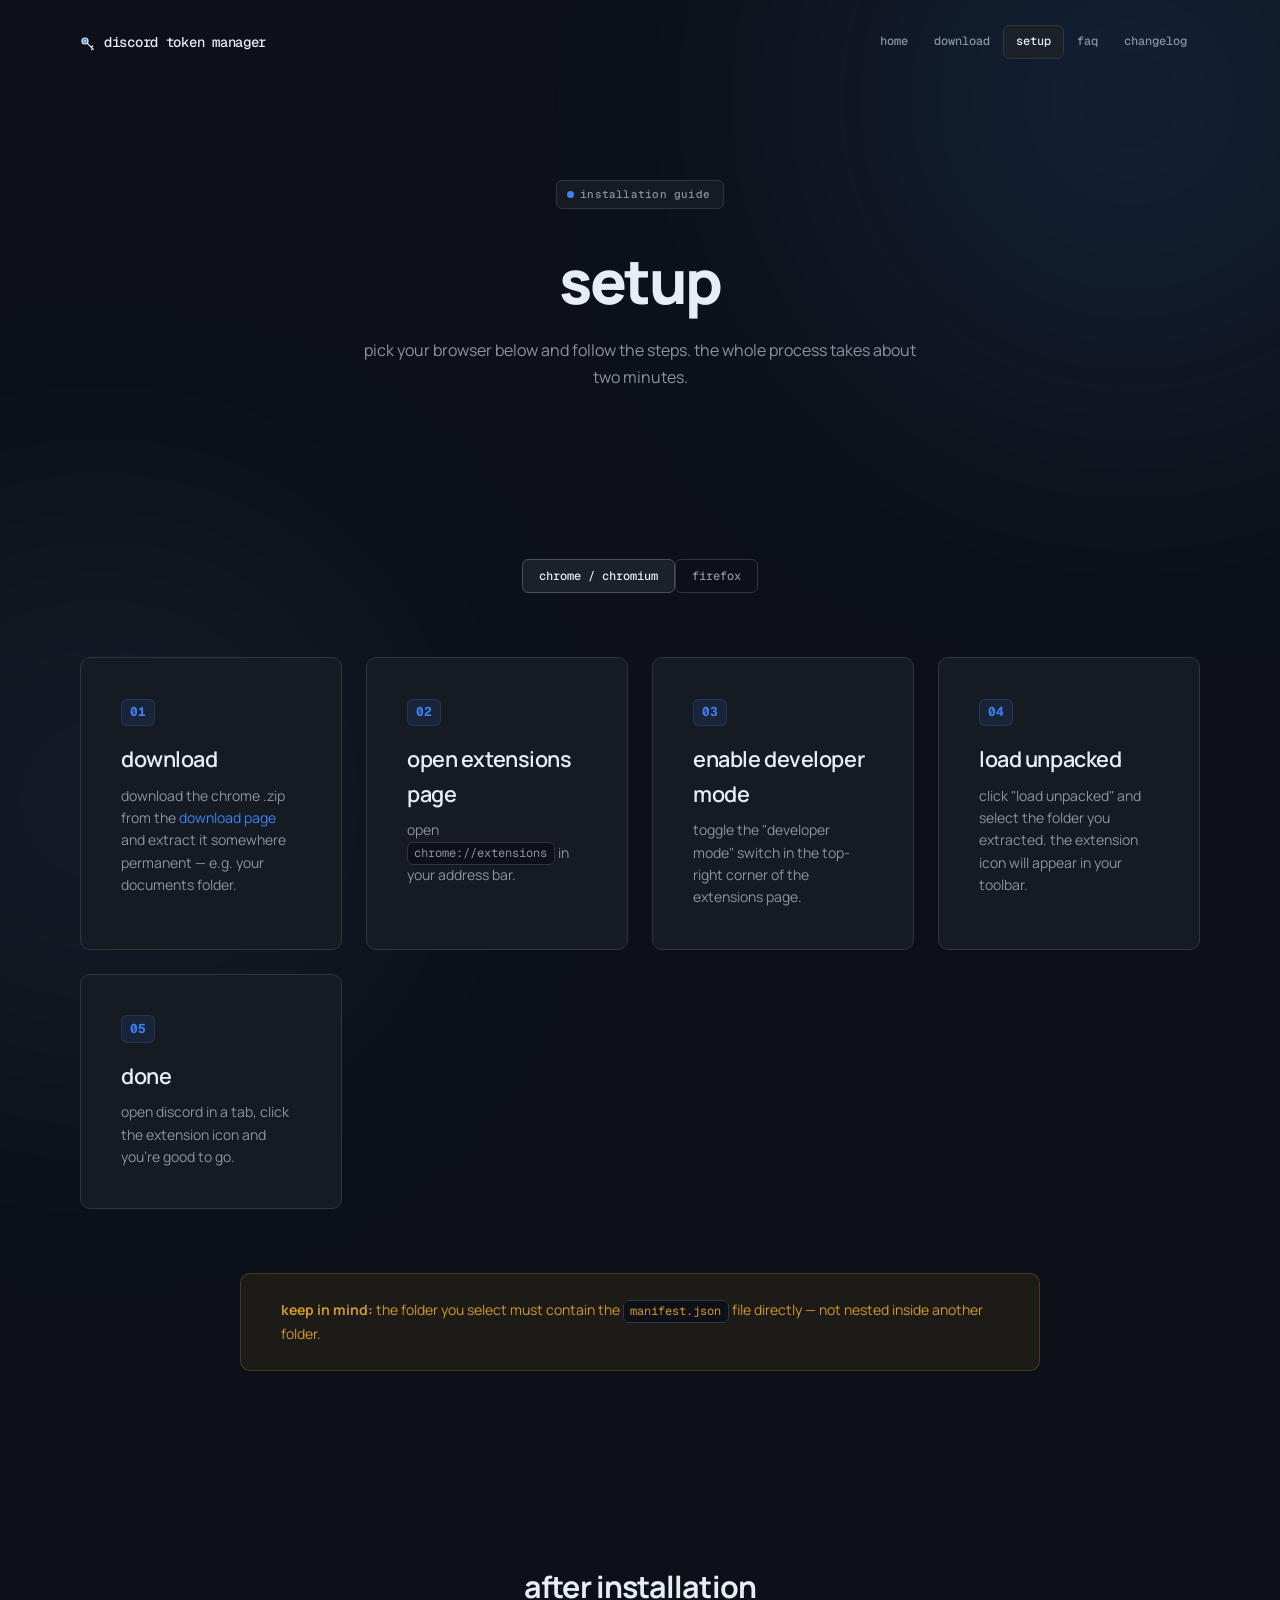
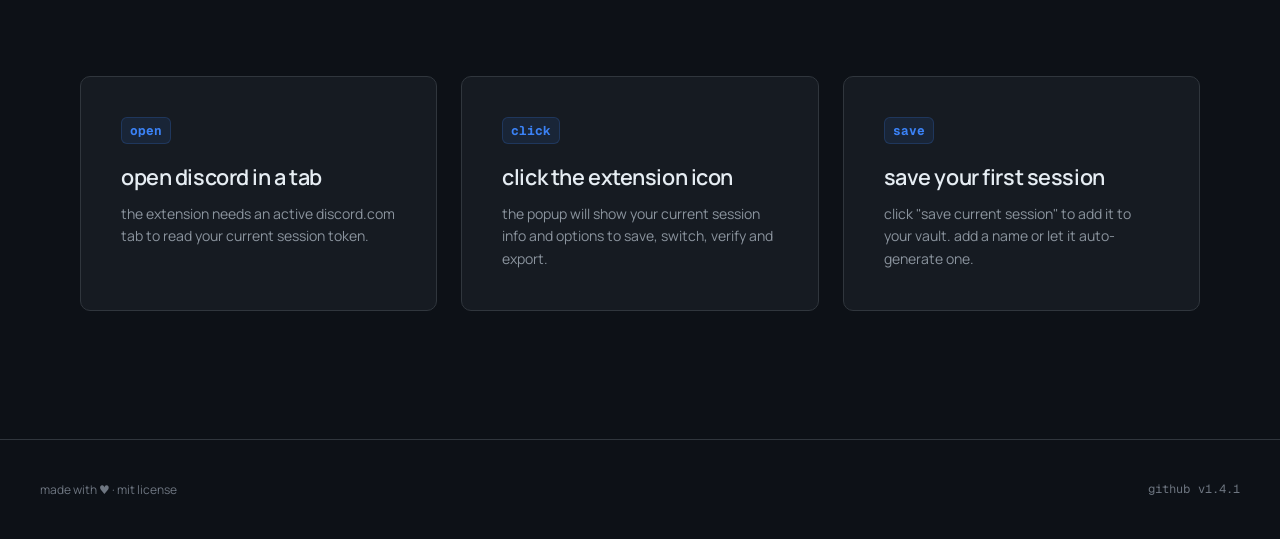
<file: docs/setup.html>
<!DOCTYPE html>
<html lang="en">
<head>
<meta charset="utf-8">
<meta name="viewport" content="width=device-width, initial-scale=1">
<title>setup — discord token manager</title>
<link rel="icon" type="image/png" href="favicon.png">
<link rel="preconnect" href="https://fonts.googleapis.com">
<link rel="preconnect" href="https://fonts.gstatic.com" crossorigin>
<link href="https://fonts.googleapis.com/css2?family=Geist+Mono:wght@400;500;700&family=Manrope:wght@300;400;500;600;700;800&display=swap" rel="stylesheet">
<style>
    :root{--bg:#0d1117;--bg-card:#161b22;--bg-hover:#1c2128;--border:#30363d;--border-light:#484f58;--text:#e6edf3;--text-muted:#8b949e;--text-dim:#6e7681;--accent:#3B82F6;--accent-glow:rgba(59,130,246,.3);--accent-2:#58a6ff;--success:#3fb950;--warning:#d29922;--ff-body:'Manrope',system-ui,sans-serif;--ff-mono:'Geist Mono','SF Mono',monospace;--fs-hero:clamp(2.2rem,6vw,3.8rem);--fs-h2:clamp(1.4rem,3vw,1.9rem);--fs-h3:clamp(1.1rem,2vw,1.35rem);--fs-body:1rem;--fs-small:.875rem;--fs-xs:.75rem;--fs-mono:.8rem;--fw-medium:500;--fw-semi:600;--fw-bold:700;--fw-extra:800;--space-sm:.5rem;--space-md:1rem;--space-lg:1.5rem;--space-xl:2.5rem;--space-2xl:4rem;--space-3xl:6rem;--radius-sm:6px;--radius-md:10px;--ease:cubic-bezier(.4,0,.2,1);--duration:.3s}
    *,*::before,*::after{box-sizing:border-box;margin:0;padding:0}html{scroll-behavior:smooth;-webkit-font-smoothing:antialiased}
    body{font-family:var(--ff-body);font-size:var(--fs-body);color:var(--text);background:var(--bg);min-height:100vh;overflow-x:hidden;line-height:1.6}
    a{color:inherit;text-decoration:none}
    .glow{position:fixed;border-radius:50%;filter:blur(140px);opacity:.25;pointer-events:none;z-index:0}
    .glow-1{width:600px;height:600px;background:var(--accent);top:-200px;right:-150px;opacity:.15}
    .glow-2{width:500px;height:500px;background:var(--accent-2);bottom:-150px;left:-150px;opacity:.1}
    .landing{position:relative;min-height:100vh}
    .nav{position:relative;z-index:10;display:flex;align-items:center;justify-content:space-between;padding:var(--space-lg) var(--space-xl);max-width:1200px;margin:0 auto}
    .logo{display:flex;align-items:center;gap:var(--space-sm)}
    .logo-icon{font-size:1.4rem;color:var(--accent)}
    .logo-text{font-family:var(--ff-mono);font-size:var(--fs-small);font-weight:var(--fw-medium);letter-spacing:-.02em;text-transform:lowercase}
    .nav-links{display:flex;gap:var(--space-xs)}
    .nav-link{font-family:var(--ff-mono);font-size:var(--fs-xs);font-weight:var(--fw-medium);color:var(--text-muted);text-transform:lowercase;padding:.4rem .75rem;border-radius:var(--radius-sm);border:1px solid transparent;transition:all var(--duration) var(--ease)}
    .nav-link:hover,.nav-link.active{color:var(--text);background:var(--bg-hover);border-color:var(--border)}
    .hero{position:relative;z-index:1;max-width:1200px;margin:0 auto;padding:var(--space-3xl) var(--space-xl) var(--space-2xl);text-align:center}
    .badge{display:inline-flex;align-items:center;gap:.4rem;padding:.3rem .8rem .3rem .6rem;background:var(--bg-card);border:1px solid var(--border);border-radius:var(--radius-sm);margin-bottom:var(--space-xl)}
    .badge-dot{width:7px;height:7px;border-radius:50%;background:var(--accent);animation:pulse 2s infinite}
    .badge-text{font-family:var(--ff-mono);font-size:11px;font-weight:var(--fw-medium);color:var(--text-muted);text-transform:lowercase;letter-spacing:.02em}
    .hero-title{font-size:var(--fs-hero);font-weight:var(--fw-extra);line-height:1.05;letter-spacing:-.04em;margin-bottom:var(--space-lg)}
    .hero-subtitle{font-size:var(--fs-body);color:var(--text-muted);max-width:560px;margin:0 auto var(--space-xl);line-height:1.7}
    .btn{display:inline-flex;align-items:center;gap:var(--space-sm);padding:.7rem 1.5rem;border-radius:var(--radius-sm);font-family:var(--ff-body);font-size:var(--fs-small);font-weight:var(--fw-semi);letter-spacing:-.01em;transition:all var(--duration) var(--ease)}
    .btn-primary{background:var(--accent);color:#fff;border:1px solid var(--accent)}
    .btn-primary:hover{background:#2563eb;border-color:#2563eb;transform:translateY(-1px);box-shadow:0 4px 20px var(--accent-glow)}
    .btn-ghost{border:1px solid var(--border);color:var(--text-muted);background:var(--bg-card)}
    .btn-ghost:hover{border-color:var(--border-light);color:var(--text);background:var(--bg-hover)}
    .section{position:relative;z-index:1;max-width:1200px;margin:0 auto;padding:var(--space-2xl) var(--space-xl)}
    .section-title{font-size:var(--fs-h2);font-weight:var(--fw-bold);letter-spacing:-.03em;text-align:center;margin-bottom:var(--space-2xl)}
    .tabs{display:flex;justify-content:center;gap:var(--space-xs);margin-bottom:var(--space-2xl)}
    .tab{font-family:var(--ff-mono);font-size:var(--fs-xs);font-weight:var(--fw-medium);color:var(--text-muted);text-transform:lowercase;padding:.5rem 1rem;border-radius:var(--radius-sm);border:1px solid var(--border);cursor:pointer;transition:all var(--duration) var(--ease);background:transparent}
    .tab:hover,.tab.active{color:var(--text);background:var(--bg-hover);border-color:var(--border-light)}
    .tab-panel{display:none}.tab-panel.active{display:block}
    .steps{display:grid;grid-template-columns:repeat(auto-fit,minmax(260px,1fr));gap:var(--space-lg)}
    .step{background:var(--bg-card);border:1px solid var(--border);border-radius:var(--radius-md);padding:var(--space-xl);transition:border-color var(--duration) var(--ease),transform var(--duration) var(--ease)}
    .step:hover{border-color:var(--accent);transform:translateY(-2px)}
    .step-number{font-family:var(--ff-mono);font-size:var(--fs-mono);font-weight:var(--fw-bold);color:var(--accent);margin-bottom:var(--space-md);display:inline-block;padding:.15rem .5rem;background:rgba(59,130,246,.1);border:1px solid rgba(59,130,246,.2);border-radius:var(--radius-sm)}
    .step-title{font-size:var(--fs-h3);font-weight:var(--fw-semi);letter-spacing:-.02em;margin-bottom:var(--space-sm)}
    .step-desc{font-size:var(--fs-small);color:var(--text-muted);line-height:1.6}
    code{font-family:var(--ff-mono);background:var(--bg);border:1px solid var(--border);border-radius:var(--radius-sm);padding:.15rem .4rem;font-size:var(--fs-xs)}
    pre{font-family:var(--ff-mono);background:var(--bg);border:1px solid var(--border);border-radius:var(--radius-sm);padding:var(--space-lg);overflow-x:auto;font-size:var(--fs-xs);line-height:1.7;margin-top:var(--space-md)}
    .notice{position:relative;z-index:1;max-width:800px;margin:var(--space-2xl) auto;padding:var(--space-lg) var(--space-xl);background:rgba(210,153,34,.08);border:1px solid rgba(210,153,34,.25);border-radius:var(--radius-md);font-size:var(--fs-small);color:var(--warning);line-height:1.7}
    .footer{position:relative;z-index:1;padding:var(--space-xl);border-top:1px solid var(--border);margin-top:var(--space-2xl)}
    .footer-inner{max-width:1200px;margin:0 auto;display:flex;justify-content:space-between;align-items:center;gap:var(--space-sm);flex-wrap:wrap}
    .footer-text{font-size:var(--fs-xs);color:var(--text-dim)}
    .footer-mono{font-family:var(--ff-mono);font-size:var(--fs-xs);color:var(--text-dim)}
    @keyframes pulse{0%,100%{opacity:1}50%{opacity:.4}}
    @media(max-width:768px){.nav{padding:var(--space-md);flex-direction:column;gap:var(--space-sm)}.hero{padding:var(--space-2xl) var(--space-md) var(--space-xl)}.tabs{flex-wrap:wrap}.steps{grid-template-columns:1fr}.footer-inner{flex-direction:column;text-align:center}}
    .icon-sm{width:16px;height:16px;flex-shrink:0;display:inline-block;vertical-align:middle}
    .icon-xs{width:14px;height:14px;flex-shrink:0;display:inline-block;vertical-align:middle}
    .icon-lg{width:48px;height:48px;margin-bottom:var(--space-md)}
</style>
</head>
<body>
<div class="landing">
    <div class="glow glow-1"></div>
    <div class="glow glow-2"></div>

    <nav class="nav">
        <div class="logo">
            <span class="logo-icon"><svg class="icon-sm" viewBox="0 0 24 24" fill="none" xmlns="http://www.w3.org/2000/svg"><circle cx="7.5" cy="7.5" r="4.5" fill="#3B82F6" stroke="#e6edf3" stroke-width="1.8"/><path d="M11 11l9 9M17 17l2-2M19 19l-1.5 1.5" stroke="#e6edf3" stroke-width="1.8" stroke-linecap="round" stroke-linejoin="round"/><circle cx="7.5" cy="7.5" r="1.5" fill="#e6edf3"/></svg></span>
            <span class="logo-text">discord token manager</span>
        </div>
        <div class="nav-links">
            <a href="index.html" class="nav-link">home</a>
            <a href="download.html" class="nav-link">download</a>
            <a href="setup.html" class="nav-link active">setup</a>
            <a href="faq.html" class="nav-link">faq</a>
            <a href="changelog.html" class="nav-link">changelog</a>
        </div>
    </nav>

    <main class="hero">
        <div class="badge">
            <span class="badge-dot"></span>
            <span class="badge-text">installation guide</span>
        </div>

        <h1 class="hero-title">setup</h1>

        <p class="hero-subtitle">
            pick your browser below and follow the steps. the whole process takes about two minutes.
        </p>
    </main>

    <section class="section">
        <div class="tabs">
            <button class="tab active" data-tab="chrome">chrome / chromium</button>
            <button class="tab" data-tab="firefox">firefox</button>
        </div>

        <div class="tab-panel active" id="chrome">
            <div class="steps">
                <div class="step">
                    <div class="step-number">01</div>
                    <h3 class="step-title">download</h3>
                    <p class="step-desc">download the chrome .zip from the <a href="download.html" style="color:var(--accent)">download page</a> and extract it somewhere permanent — e.g. your documents folder.</p>
                </div>
                <div class="step">
                    <div class="step-number">02</div>
                    <h3 class="step-title">open extensions page</h3>
                    <p class="step-desc">open <code>chrome://extensions</code> in your address bar.</p>
                </div>
                <div class="step">
                    <div class="step-number">03</div>
                    <h3 class="step-title">enable developer mode</h3>
                    <p class="step-desc">toggle the "developer mode" switch in the top-right corner of the extensions page.</p>
                </div>
                <div class="step">
                    <div class="step-number">04</div>
                    <h3 class="step-title">load unpacked</h3>
                    <p class="step-desc">click "load unpacked" and select the folder you extracted. the extension icon will appear in your toolbar.</p>
                </div>
                <div class="step">
                    <div class="step-number">05</div>
                    <h3 class="step-title">done</h3>
                    <p class="step-desc">open discord in a tab, click the extension icon and you're good to go.</p>
                </div>
            </div>
            <div class="notice">
                <strong>keep in mind:</strong> the folder you select must contain the <code>manifest.json</code> file directly — not nested inside another folder.
            </div>
        </div>

        <div class="tab-panel" id="firefox">
            <div class="steps">
                <div class="step">
                    <div class="step-number">01</div>
                    <h3 class="step-title">download</h3>
                    <p class="step-desc">download the firefox .zip from the <a href="download.html" style="color:var(--accent)">download page</a> and extract it somewhere permanent.</p>
                </div>
                <div class="step">
                    <div class="step-number">02</div>
                    <h3 class="step-title">open debugging page</h3>
                    <p class="step-desc">open <code>about:debugging#/runtime/this-firefox</code> in your address bar.</p>
                </div>
                <div class="step">
                    <div class="step-number">03</div>
                    <h3 class="step-title">load temporary add-on</h3>
                    <p class="step-desc">click "load temporary add-on" and select the <code>manifest.json</code> file inside the extracted folder.</p>
                </div>
                <div class="step">
                    <div class="step-number">04</div>
                    <h3 class="step-title">done</h3>
                    <p class="step-desc">open discord in a tab, click the extension icon and you're good to go.</p>
                </div>
            </div>
            <div class="notice">
                <strong>note for firefox:</strong> temporary add-ons are cleared when you close firefox. you'll need to reload the extension each time you restart the browser.
            </div>
        </div>
    </section>

    <section class="section">
        <h2 class="section-title">after installation</h2>
        <div class="steps">
            <div class="step">
                <div class="step-number">open</div>
                <h3 class="step-title">open discord in a tab</h3>
                <p class="step-desc">the extension needs an active discord.com tab to read your current session token.</p>
            </div>
            <div class="step">
                <div class="step-number">click</div>
                <h3 class="step-title">click the extension icon</h3>
                <p class="step-desc">the popup will show your current session info and options to save, switch, verify and export.</p>
            </div>
            <div class="step">
                <div class="step-number">save</div>
                <h3 class="step-title">save your first session</h3>
                <p class="step-desc">click "save current session" to add it to your vault. add a name or let it auto-generate one.</p>
            </div>
        </div>
    </section>

    <footer class="footer">
        <div class="footer-inner">
            <span class="footer-text">made with &#9829; &middot; mit license</span>
            <div style="display:flex;gap:var(--space-sm);align-items:center">
                <a href="https://github.com/mnishantlabs/Discord-Token-Manager-Extenstion" target="_blank" rel="noopener" style="font-family:var(--ff-mono);font-size:var(--fs-xs);color:var(--text-dim);text-transform:lowercase">github</a>
                <span class="footer-mono">v1.4.1</span>
            </div>
        </div>
    </footer>
</div>

<script>
    document.querySelectorAll('.tab').forEach(tab => {
        tab.addEventListener('click', () => {
            document.querySelectorAll('.tab').forEach(t => t.classList.remove('active'));
            document.querySelectorAll('.tab-panel').forEach(p => p.classList.remove('active'));
            tab.classList.add('active');
            document.getElementById(tab.dataset.tab).classList.add('active');
        });
    });
</script>
</body>
</html>
</file>
<file: style.css>
:root {
  --bg: #0d1117;
  --bg-2: #161b22;
  --card: #10151d;
  --border: #2b3240;
  --text: #e6edf3;
  --muted: #9aa7b4;
  --heading: #ffffff;
  --primary: #5865f2;
  --primary-2: #7c8bff;
  --green: #57f287;
  --yellow: #fee75c;
  --danger: #ff5c5c;
  --radius: 14px;
  --shadow: 0 10px 30px rgba(0,0,0,.35);
}
* { box-sizing: border-box; }
html, body { margin: 0; padding: 0; }
body {
  font-family: "Manrope", system-ui, -apple-system, "Segoe UI", Roboto, sans-serif;
  background: radial-gradient(1200px 600px at 70% -10%, #232a4a 0%, transparent 60%),
              radial-gradient(900px 500px at 10% 0%, #1a2040 0%, transparent 55%),
              var(--bg);
  color: var(--text);
  line-height: 1.6;
  min-height: 100vh;
}
a { color: var(--primary-2); text-decoration: none; }
a:hover { text-decoration: underline; }

.container { max-width: 1000px; margin: 0 auto; padding: 0 20px; }

/* Nav */
.nav {
  position: sticky; top: 0; z-index: 20;
  background: rgba(13,17,23,.82); backdrop-filter: blur(10px);
  border-bottom: 1px solid var(--border);
}
.nav-inner { display: flex; align-items: center; gap: 8px; max-width: 1000px; margin: 0 auto; padding: 12px 20px; }
.brand { display: flex; align-items: center; gap: 10px; font-weight: 800; color: var(--heading); font-size: 16px; }
.brand img { width: 30px; height: 30px; border-radius: 8px; }
.brand span b { color: var(--primary-2); }
.nav-links { margin-left: auto; display: flex; gap: 4px; flex-wrap: wrap; }
.nav-links a {
  color: var(--text); padding: 7px 13px; border-radius: 9px; font-size: 14px; font-weight: 600;
}
.nav-links a:hover { background: rgba(255,255,255,.06); text-decoration: none; }
.nav-links a.active { background: var(--primary); color: #fff; }

/* Hero */
.hero { padding: 70px 0 40px; text-align: center; }
.hero .badge {
  display: inline-block; background: rgba(88,101,242,.15); color: var(--primary-2);
  border: 1px solid rgba(88,101,242,.4); padding: 5px 13px; border-radius: 30px;
  font-size: 12.5px; font-weight: 700; letter-spacing: .3px; margin-bottom: 18px;
}
.hero h1 { font-size: 44px; font-weight: 800; letter-spacing: -1px; margin: 0 0 14px; color: var(--heading); }
.hero h1 .grad { background: linear-gradient(90deg, #7c8bff, #57f287); -webkit-background-clip: text; background-clip: text; color: transparent; }
.hero p.lead { font-size: 18px; color: var(--muted); max-width: 620px; margin: 0 auto 30px; }
.btn {
  display: inline-flex; align-items: center; gap: 8px; padding: 13px 22px; border-radius: 11px;
  font-weight: 700; font-size: 15px; border: none; cursor: pointer; transition: .15s ease;
}
.btn.primary { background: var(--primary); color: #fff; box-shadow: var(--shadow); }
.btn.primary:hover { background: var(--primary-2); transform: translateY(-1px); text-decoration: none; }
.btn.ghost { background: transparent; color: var(--text); border: 1px solid var(--border); }
.btn.ghost:hover { border-color: var(--primary-2); color: var(--primary-2); }
.btn .dl { width: 16px; height: 16px; }

/* Sections */
section.block { padding: 34px 0; }
h2.sec { font-size: 28px; color: var(--heading); margin: 0 0 8px; }
p.secsub { color: var(--muted); margin: 0 0 26px; }

/* Feature grid */
.grid { display: grid; grid-template-columns: repeat(auto-fit, minmax(230px, 1fr)); gap: 16px; }
.card {
  background: var(--card); border: 1px solid var(--border); border-radius: var(--radius);
  padding: 22px; transition: .18s ease;
}
.card:hover { border-color: var(--primary); transform: translateY(-3px); }
.card .ic {
  width: 42px; height: 42px; border-radius: 11px; display: grid; place-items: center;
  background: rgba(88,101,242,.16); color: var(--primary-2); font-size: 20px; margin-bottom: 14px;
}
.card h3 { margin: 0 0 6px; color: var(--heading); font-size: 17px; }
.card p { margin: 0; color: var(--muted); font-size: 14px; }

/* Download cards */
.dl-grid { display: grid; grid-template-columns: repeat(auto-fit, minmax(280px, 1fr)); gap: 18px; }
.dl-card {
  background: var(--card); border: 1px solid var(--border); border-radius: var(--radius);
  padding: 26px; text-align: center; transition: .18s ease;
}
.dl-card:hover { border-color: var(--primary); transform: translateY(-3px); }
.dl-card .browser-ic { font-size: 40px; margin-bottom: 10px; }
.dl-card h3 { margin: 0 0 4px; color: var(--heading); font-size: 20px; }
.dl-card .ver { color: var(--muted); font-size: 13px; margin-bottom: 16px; }
.dl-card .size { color: var(--muted); font-size: 12px; margin-top: 12px; }
.supported { font-size: 12.5px; color: var(--muted); margin: 16px 0 18px; }

/* Setup steps */
.step {
  display: flex; gap: 16px; margin-bottom: 14px; background: var(--card);
  border: 1px solid var(--border); border-radius: 12px; padding: 16px 18px;
}
.step .num {
  flex-shrink: 0; width: 30px; height: 30px; border-radius: 50%; background: var(--primary);
  color: #fff; font-weight: 800; display: grid; place-items: center;
}
.step h4 { margin: 0 0 4px; color: var(--heading); font-size: 15px; }
.step p, .step li { margin: 0; color: var(--muted); font-size: 14.5px; }
.step ul { margin: 4px 0 0; padding-left: 18px; }
code, .mono {
  font-family: ui-monospace, "Cascadia Code", Consolas, monospace;
  background: rgba(255,255,255,.06); padding: 2px 6px; border-radius: 6px; font-size: .92em; color: #b8c6ff;
}

/* Callout */
.callout {
  border-left: 4px solid var(--yellow); background: rgba(254,236,87,.07);
  border-radius: 0 10px 10px 0; padding: 14px 18px; margin: 20px 0; color: #e8dc9e;
}
.callout.red { border-color: var(--danger); background: rgba(255,92,92,.07); color: #f2b8b8; }
.callout.green { border-color: var(--green); background: rgba(87,242,135,.07); color: #c4f2d4; }

/* FAQ */
.faq summary { cursor: pointer; font-weight: 700; color: var(--heading); padding: 14px 0; border-bottom: 1px solid var(--border); }
.faq details[open] summary { color: var(--primary-2); }
.faq .ans { padding: 6px 0 18px; color: var(--muted); }

/* Changelog */
.ver-item { margin-bottom: 26px; }
.ver-item h3 { color: var(--heading); }
.ver-item .tag { font-size: 12px; font-weight: 800; color: #57f287; background: rgba(87,242,135,.12); padding: 2px 9px; border-radius: 20px; }
.ver-item ul { color: var(--muted); }

/* Table */
table { width: 100%; border-collapse: collapse; }
th, td { text-align: left; padding: 10px 12px; border-bottom: 1px solid var(--border); font-size: 14px; }
th { color: var(--muted); font-weight: 700; }

/* Footer */
.footer { border-top: 1px solid var(--border); margin-top: 40px; padding: 26px 0; color: var(--muted); font-size: 13px; text-align: center; }

@media (max-width: 640px) {
  .hero h1 { font-size: 32px; }
  .brand span b.label-hide { display: none; }
}
</file>
<file: chrome/popup.css>
/*
  Discord Token Manager — Material 3 (tonal) redesign
  DESIGN: elevation over borders, tonal color roles, typographic hierarchy, ripples & motion.
*/
:root {
  /* Material You tonal palette (item 12) */
  --bg: #111318;
  --surface: #1b1d22;
  --surface-high: #202329;
  --surface-container: #1e293b;
  --elev-1: #23262d;
  --elev-2: #2b2f37;
  --primary: #8ab4f8;
  --on-primary: #0b1a31;
  --primary-container: #1e293b;
  --on-primary-container: #dbe9ff;
  --tertiary: #66de8c;
  --on-tertiary: #04211a;
  --secondary: #c2c6d6;
  --success: #4ade80;
  --warning: #fbbf24;
  --danger: #f87171;
  --text-heading: #eef3fa;
  --text: #ecf1f7;
  --muted: #8f98a8;
  --divider: rgba(255, 255, 255, 0.08);
  --row-divider: rgba(255, 255, 255, 0.06);

  /* Typography (Manrope hierarchy) */
  --font-sans: "Manrope", "Segoe UI", system-ui, -apple-system, sans-serif;
  --font-mono: "Manrope", "Cascadia Code", Consolas, monospace;
  --fs-xl: 20px;   /* title */
  --fs-lg: 16px;   /* username */
  --fs-md: 14px;   /* description / body */
  --fs-sm: 12px;   /* metadata */

  /* Shape & motion */
  --r-sm: 6px;
  --r-md: 10px;
  --r-lg: 16px;
  --ease: cubic-bezier(0.2, 0, 0, 1);
  --dur: 160ms;
  --shadow-1: 0 1px 3px rgba(0, 0, 0, 0.35), 0 1px 2px rgba(0, 0, 0, 0.3);
  --shadow-2: 0 4px 10px rgba(0, 0, 0, 0.4), 0 2px 4px rgba(0, 0, 0, 0.35);
  --shadow-3: 0 10px 24px rgba(0, 0, 0, 0.5);

  /* account accent */
  --accent: #8ab4f8;
  --sp: #8ab4f8;
  --sg: #4ade80;
  --sr: #f87171;
  --sb: #7bb2f8;
  --sy: #fbbf24;
  --sl: #9aa4b4;
}

* { box-sizing: border-box; margin: 0; padding: 0; }

html, body { width: 392px; height: 600px; overflow: hidden; }

body {
  display: flex;
  background: var(--bg);
  color: var(--text);
  font-family: var(--font-sans);
  font-size: var(--fs-md);
  line-height: 20px;
  -webkit-font-smoothing: antialiased;
}

.app {
  flex: 1;
  display: flex;
  flex-direction: column;
  background: var(--bg);
  overflow: hidden;
  border-radius: var(--r-lg);
}

/* Pinned top region (header + search). Never moves with scroll. */
.app-top {
  flex-shrink: 0;
  background: var(--bg);
  z-index: 30;
  border-bottom: 1px solid var(--divider);
}

/* Only the middle region scrolls. */
main.scroll {
  flex: 1 1 auto;
  overflow-y: auto;
  overflow-x: hidden;
  padding: 4px 8px 12px;
}

/* Pinned bottom navigation. Never moves with scroll. */
.bottom-nav {
  flex-shrink: 0;
}

::-webkit-scrollbar { width: 6px; }
::-webkit-scrollbar-thumb { background: var(--elev-2); border-radius: 3px; }
::-webkit-scrollbar-track { background: transparent; }

.hidden { display: none !important; }

/* ---- Icons (Material Symbols) ---- */
[data-icon], .ic { display: inline-flex; align-items: center; justify-content: center; flex-shrink: 0; }
[data-icon] .material-symbols-outlined {
  font-family: "Material Symbols Outlined";
  font-weight: normal; font-style: normal; line-height: 1; letter-spacing: normal;
  text-transform: none; display: inline-block; white-space: nowrap; word-wrap: normal;
  direction: ltr; -webkit-font-smoothing: antialiased;
  font-variation-settings: "FILL" 0, "wght" 400, "GRAD" 0, "opsz" 24;
  font-size: 18px;
}
[data-icon].ic-sm .material-symbols-outlined, [data-icon].ic-xs .material-symbols-outlined, [data-icon].small .material-symbols-outlined { font-size: 14px; }
[data-icon].ic-lg .material-symbols-outlined { font-size: 26px; }

/* ---- Header (pinned, elevation, not heavy border) ---- */
.topbar {
  display: flex; align-items: center; justify-content: space-between;
  padding: 10px 8px 8px;
  background: var(--bg);
}
.brand { display: flex; align-items: center; gap: 10px; min-width: 0; }
.brand-icon { width: 36px; height: 36px; border-radius: var(--r-md); background: var(--primary-container); color: var(--primary); box-shadow: var(--shadow-1); }
.brand-text { min-width: 0; }
.brand-text h1 { font-size: var(--fs-lg); font-weight: 800; color: var(--text-heading); letter-spacing: -0.3px; line-height: 1.2; white-space: nowrap; overflow: hidden; text-overflow: ellipsis; }
.header-sub { color: var(--muted); font-size: var(--fs-sm); font-weight: 500; }

.header-actions { display: flex; gap: 4px; }

.icon-btn {
  background: transparent; border: none; color: var(--muted);
  cursor: pointer; width: 36px; height: 36px; border-radius: var(--r-sm);
  display: inline-flex; align-items: center; justify-content: center; position: relative;
  transition: background var(--dur) var(--ease), color var(--dur) var(--ease), transform var(--dur) var(--ease);
}
.icon-btn:hover { background: var(--elev-1); color: var(--text); }
.icon-btn:active { transform: scale(0.94); }
.icon-btn.small { width: 26px; height: 26px; }

/* ---- Search (sunken field, elevation) ---- */
.search-wrap { position: relative; margin: 0 8px 10px; box-shadow: var(--shadow-1); border-radius: var(--r-md); background: var(--elev-1); }
.search-icon { position: absolute; left: 12px; top: 50%; transform: translateY(-50%); color: var(--muted); }
.search-wrap input {
  width: 100%; background: transparent; border: none; border-radius: var(--r-md);
  color: var(--text); padding: 11px 74px 11px 38px; font-size: var(--fs-md); font-family: var(--font-sans);
}
.search-wrap input::placeholder { color: var(--muted); }
.search-wrap input:focus { outline: none; }
.search-wrap:focus-within { box-shadow: 0 0 0 2px var(--primary-container), var(--shadow-2); }
.search-kbd {
  position: absolute; right: 38px; top: 50%; transform: translateY(-50%);
  font-size: 10px; color: var(--muted); font-family: var(--font-mono);
  padding: 2px 6px; border-radius: var(--r-sm); background: var(--surface); border: 1px solid var(--divider);
}
.search-wrap .icon-btn { position: absolute; right: 4px; top: 50%; transform: translateY(-50%); }

.chip-list { display: flex; gap: 6px; flex-wrap: wrap; }
.chip {
  display: inline-flex; align-items: center; gap: 6px; cursor: pointer; border: none;
  background: var(--surface-high); color: var(--text); font-family: var(--font-sans);
  font-size: 12px; font-weight: 500; padding: 6px 11px; border-radius: 20px;
  box-shadow: var(--shadow-1); transition: background var(--dur) var(--ease), transform var(--dur) var(--ease);
}
.chip:hover { background: var(--elev-1); transform: translateY(-1px); }
.chip .avatar { width: 18px; height: 18px; border-radius: 50%; }

/* ---- Vault quick actions (item 5 chip row) ---- */
.quick-actions { display: flex; gap: 8px; padding: 8px 2px 12px; flex-wrap: wrap; }
.quick-actions .chip { background: var(--surface-high); }
.quick-actions .chip:hover { background: var(--elev-1); }

/* ---- Now Playing (active session, item 3) ---- */
.now-playing { margin: 10px 4px 14px; }
.np-head { display: flex; align-items: center; justify-content: space-between; margin-bottom: 8px; }
.np-eyebrow {
  display: inline-flex; align-items: center; gap: 6px; font-size: 11px; font-weight: 700;
  letter-spacing: 0.5px; text-transform: uppercase; color: var(--primary);
}
.np-eyebrow .material-symbols-outlined { font-size: 15px; }
.status-line { color: var(--muted); font-size: 12px; }
.np-card {
  position: relative; border-radius: var(--r-lg); overflow: hidden; background: var(--surface);
  box-shadow: var(--shadow-2); padding: 16px;
}
.np-card.hidden { display: none; }
.np-accent { position: absolute; inset: 0; opacity: 0.22; pointer-events: none; }
.np-card[data-c="purple"] .np-accent { background: radial-gradient(120% 100% at 0% 0%, #8ab4f8, transparent 60%); }
.np-card[data-c="green"] .np-accent { background: radial-gradient(120% 100% at 0% 0%, #4ade80, transparent 60%); }
.np-card[data-c="red"] .np-accent { background: radial-gradient(120% 100% at 0% 0%, #f87171, transparent 60%); }
.np-card[data-c="blue"] .np-accent { background: radial-gradient(120% 100% at 0% 0%, #7bb2f8, transparent 60%); }
.np-card[data-c="yellow"] .np-accent { background: radial-gradient(120% 100% at 0% 0%, #fbbf24, transparent 60%); }
.np-card[data-c="gray"] .np-accent { background: radial-gradient(120% 100% at 0% 0%, #9aa4b4, transparent 60%); }
.np-top { display: flex; gap: 14px; align-items: flex-start; position: relative; }
.np-avatar {
  width: 72px; height: 72px; border-radius: var(--r-md); object-fit: cover; flex-shrink: 0;
  background: var(--elev-2); box-shadow: var(--shadow-2);
}
.np-identity { min-width: 0; flex: 1; }
.np-name { font-size: var(--fs-xl); font-weight: 800; color: var(--text-heading); letter-spacing: -0.3px; display: flex; align-items: center; gap: 8px; }
.np-username { color: var(--muted); font-size: var(--fs-md); margin-top: 2px; }
.np-meta { display: flex; flex-wrap: wrap; gap: 6px 12px; margin-top: 8px; color: var(--muted); font-size: var(--fs-sm); font-family: var(--font-mono); }
.np-actions { margin-top: 14px; position: relative; border-top: 1px solid var(--row-divider); padding-top: 12px; display: flex; align-items: center; gap: 8px; }

/* tag pills */
.tag { font-size: 9px; font-weight: 600; text-transform: uppercase; letter-spacing: 0.5px; padding: 2px 7px; border-radius: 4px; font-family: var(--font-mono); display: inline-flex; align-items: center; gap: 4px; }
.tag.nitro { color: var(--primary); background: var(--primary-container); }
.tag.bot { color: var(--muted); background: var(--surface); }

/* status colors / dots (item 15) */
.status-dot { display: inline-block; width: 8px; height: 8px; border-radius: 50%; margin-right: 5px; }
.status-dot.valid, .dot-live { background: var(--success); box-shadow: 0 0 6px var(--success); }
.status-dot.expired, .dot-invalid { background: var(--danger); box-shadow: 0 0 6px var(--danger); }
.status-dot.unknown, .dot-idle { background: var(--warning); box-shadow: 0 0 6px var(--warning); }
.pill-live, .pill-idle, .pill-invalid {
  display: inline-flex; align-items: center; gap: 5px; border-radius: 12px;
  padding: 3px 9px; font-size: 10.5px; font-weight: 600; font-family: var(--font-mono); letter-spacing: 0.02em;
}
.pill-live { color: var(--success); background: rgba(74, 222, 128, 0.14); }
.pill-idle { color: var(--warning); background: rgba(251, 191, 36, 0.14); }
.pill-invalid { color: #fca5a5; background: rgba(248, 113, 113, 0.15); }

/* ---- Buttons ---- */
.btn {
  background: var(--surface-high); border: none; border-radius: var(--r-sm);
  color: var(--text-heading); cursor: pointer; padding: 8px 14px; font-size: 13px; font-weight: 600;
  font-family: var(--font-sans); display: inline-flex; align-items: center; gap: 7px;
  box-shadow: var(--shadow-1); transition: background var(--dur) var(--ease), transform var(--dur) var(--ease), box-shadow var(--dur) var(--ease);
}
.btn:hover { background: var(--elev-1); box-shadow: var(--shadow-2); transform: translateY(-1px); }
.btn:active { transform: scale(0.97); }
.btn.primary { background: var(--primary); color: var(--on-primary); }
.btn.primary:hover { background: #9fc1fa; }
.btn.danger { background: rgba(248, 113, 113, 0.12); color: #fca5a5; }
.btn.danger:hover { background: rgba(248, 113, 113, 0.2); }
.btn.small { padding: 6px 10px; font-size: 12px; gap: 5px; }
.inline-btn {
  background: transparent; border: none; color: var(--muted); cursor: pointer;
  font-family: var(--font-sans); font-size: 12px; font-weight: 500; padding: 6px 9px;
  border-radius: var(--r-sm); display: inline-flex; align-items: center; gap: 6px;
  transition: background var(--dur) var(--ease), color var(--dur) var(--ease);
}
.inline-btn:hover { background: var(--elev-1); color: var(--text); }
.icon-btn-action, .icon-chip {
  background: var(--surface-high); border: none; color: var(--muted); cursor: pointer;
  width: 30px; height: 30px; border-radius: var(--r-sm); display: inline-flex; align-items: center; justify-content: center;
  box-shadow: var(--shadow-1); transition: background var(--dur) var(--ease), color var(--dur) var(--ease), transform var(--dur) var(--ease);
}
.icon-btn-action:hover { background: var(--elev-1); color: var(--text); transform: translateY(-1px); }
.icon-btn-action.danger:hover { color: #fca5a5; }
.spacer { flex: 1; }

/* monitor-style action row (item 2) */
.action-primary { margin-top: 12px; position: relative; }
.action-secondary { display: flex; gap: 6px; margin-top: 8px; }
.action-secondary .inline-btn { color: var(--muted); }

/* ---- Vault / groups ---- */
.vault { margin: 6px 4px; }
.vault-head { display: flex; align-items: baseline; justify-content: space-between; margin: 4px 2px 8px; }
.vault-title { font-size: 13px; font-weight: 800; color: var(--text-heading); text-transform: uppercase; letter-spacing: 0.5px; }
.vault-stats { font-size: 12px; color: var(--muted); }

.ms-bar { display: flex; align-items: center; gap: 7px; background: var(--surface-high); border-radius: var(--r-md); padding: 8px 10px; margin-bottom: 8px; box-shadow: var(--shadow-1); font-size: 12px; }

.groups { display: flex; flex-direction: column; gap: 6px; }
.group-block { background: var(--surface); border-radius: var(--r-md); overflow: hidden; box-shadow: var(--shadow-1); }
.group-head { display: flex; align-items: center; gap: 6px; padding: 9px 12px; cursor: pointer; color: var(--text-heading); font-size: 11px; font-weight: 600; text-transform: uppercase; letter-spacing: 0.5px; }
.group-head .caret { color: var(--muted); }
.group-head.open .caret { transform: rotate(90deg); }
.group-head .gcount { background: var(--elev-1); border-radius: 10px; padding: 0 8px; font-size: 10px; font-family: var(--font-mono); color: var(--muted); margin-left: auto; }

/* 2-row account card (item 6) */
.account-card {
  position: relative; display: flex; align-items: center; gap: 12px; padding: 12px;
  border-top: 1px solid var(--row-divider); transition: background var(--dur) var(--ease), transform var(--dur) var(--ease);
}
.account-card:first-child { border-top: none; }
.account-card:hover { background: var(--surface-high); }
.account-card[data-c] { --accent: var(--accent-line, var(--sp)); }
.account-card[data-c="purple"] { --accent-line: var(--sp); }
.account-card[data-c="green"] { --accent-line: var(--sg); }
.account-card[data-c="red"] { --accent-line: var(--sr); }
.account-card[data-c="blue"] { --accent-line: var(--sb); }
.account-card[data-c="yellow"] { --accent-line: var(--sy); }
.account-card[data-c="gray"] { --accent-line: var(--sl); }
.account-card.pinned { background: linear-gradient(90deg, rgba(138,180,248,0.08), transparent 60%); }
.account-card.pinned:hover { background: linear-gradient(90deg, rgba(138,180,248,0.14), transparent 60%); }
.acc-avatar-wrap { position: relative; flex-shrink: 0; }
.acc-avatar { width: 44px; height: 44px; border-radius: var(--r-md); object-fit: cover; background: var(--elev-2); box-shadow: var(--shadow-1); }
.acc-avatar.avatar-fallback { opacity: 0; }
.acc-avatar-fallback {
  position: absolute; inset: 0; width: 44px; height: 44px; border-radius: var(--r-md);
  display: flex; align-items: center; justify-content: center; color: var(--text-heading);
  background: linear-gradient(135deg, var(--elev-2), var(--elev-1));
  font-size: 17px; font-weight: 700; font-family: var(--font-sans);
}
body.compact .acc-avatar-fallback { width: 32px; height: 32px; font-size: 13px; }
.acc-presence { position: absolute; bottom: -2px; right: -2px; width: 13px; height: 13px; border-radius: 50%; border: 2px solid var(--surface); background: var(--bg); }
.acc-presence.live { background: var(--success); }
.acc-presence.idle { background: var(--warning); }
.acc-presence.invalid { background: var(--danger); }
.acc-info { flex: 1; min-width: 0; }
.acc-name { font-size: var(--fs-lg); font-weight: 700; color: var(--text-heading); display: flex; align-items: center; gap: 6px; }
.acc-fav { color: var(--warning); font-size: 14px; }
.acc-sub { color: var(--muted); font-size: var(--fs-sm); font-family: var(--font-mono); }
.acc-verified { margin-top: 4px; display: inline-flex; align-items: center; gap: 4px; color: var(--muted); font-size: 11px; }
.acc-badges { display: flex; gap: 5px; margin-top: 5px; }
.tag-badge { font-size: 9.5px; font-weight: 600; text-transform: uppercase; letter-spacing: 0.3px; padding: 1px 7px; border-radius: 4px; font-family: var(--font-mono); color: var(--muted); background: var(--surface-high); }
.acc-actions { display: flex; align-items: center; gap: 6px; flex-shrink: 0; }
.acc-notes { font-size: 12px; color: var(--muted); margin-top: 6px; line-height: 1.4; }
.acc-notes .nl { color: var(--text-heading); margin-right: 4px; }

/* switching button on card */
.switch-btn { min-width: 78px; justify-content: center; }

/* ---- Session Behavior panel (item 8) ---- */
.behavior { margin: 6px 4px; }
.grp-head { display: flex; align-items: center; gap: 7px; margin: 4px 2px 8px; }
.grp-ic { color: var(--primary); }
.grp-head span { font-size: 13px; font-weight: 700; color: var(--text-heading); text-transform: uppercase; letter-spacing: 0.5px; }
.grp { background: var(--surface); border-radius: var(--r-md); overflow: hidden; box-shadow: var(--shadow-1); }
.svc { display: flex; align-items: center; justify-content: space-between; gap: 10px; padding: 10px 12px; border-top: 1px solid var(--row-divider); transition: background var(--dur) var(--ease); }
.svc:first-child { border-top: none; }
.svc:hover { background: var(--surface-high); }
.svc-label { display: flex; align-items: center; gap: 10px; color: var(--text); font-size: 13px; font-weight: 500; min-width: 0; }
.svc-ic { color: var(--primary); }
.svc-d { display: block; color: var(--muted); font-size: 11.5px; font-weight: 400; }

/* Material switch (ripple on tap, item 14) */
.switch {
  width: 42px; height: 26px; border-radius: 13px; border: none; cursor: pointer;
  position: relative; flex-shrink: 0; padding: 0; background: var(--elev-2);
  transition: background var(--dur) var(--ease);
}
.switch .knob {
  position: absolute; top: 3px; left: 3px; width: 20px; height: 20px; border-radius: 50%;
  background: var(--muted); transition: transform var(--dur) var(--ease), background var(--dur) var(--ease), box-shadow var(--dur) var(--ease);
  box-shadow: var(--shadow-1);
}
.switch.on { background: var(--primary-container); }
.switch.on .knob { transform: translateX(16px); background: var(--primary); box-shadow: 0 0 8px rgba(138,180,248,0.5); }

/* ---- Bottom navigation (pinned) ---- */
.bottom-nav {
  display: flex; align-items: stretch; justify-content: space-around;
  padding: 6px 4px 8px; background: var(--surface);
  box-shadow: var(--shadow-2); border-top: 1px solid var(--divider);
}
.nav-item {
  background: none; border: none; cursor: pointer; padding: 8px 6px 6px; color: var(--muted);
  font-family: var(--font-sans); font-size: 10px; font-weight: 600; flex: 1;
  display: flex; flex-direction: column; align-items: center; gap: 3px;
  border-radius: 12px; position: relative; transition: color var(--dur) var(--ease), background var(--dur) var(--ease), transform var(--dur) var(--ease);
}
.nav-item .material-symbols-outlined { font-size: 21px; }
.nav-item:hover { background: var(--elev-1); color: var(--text); }
.nav-item:active { transform: scale(0.94); }
.nav-item.active { color: var(--primary); background: var(--primary-container); }
.nav-item span { font-size: 10px; letter-spacing: 0.2px; }

/* ---- Tab panels ---- */
.tab-panel { display: flex; flex-direction: column; gap: 14px; padding-top: 6px; }
.panel-head { display: flex; align-items: center; gap: 8px; margin: 4px 2px 0; }
.panel-head .grp-ic { color: var(--primary); }
.panel-head span { font-size: 13px; font-weight: 800; color: var(--text-heading); text-transform: uppercase; letter-spacing: 0.4px; }
.panel-note { color: var(--muted); font-size: 12px; margin: 2px 6px; }
.svc.col { flex-direction: column; align-items: stretch; gap: 8px; }
.svc .btn { align-self: flex-start; }
.row-btns { display: flex; gap: 8px; }
.import-json {
  width: 100%; min-height: 96px; resize: vertical; background: var(--sunken, var(--elev-1));
  border: 1px solid var(--divider); border-radius: var(--r-sm); color: var(--text);
  padding: 9px 11px; font-size: 12px; font-family: var(--font-mono);
  transition: box-shadow var(--dur) var(--ease), border-color var(--dur) var(--ease);
}
.import-json:focus { outline: none; border-color: var(--primary); box-shadow: 0 0 0 2px var(--primary-container); }

.devmode-warning { display: flex; align-items: center; justify-content: center; gap: 6px; color: var(--warning); font-size: 11px; margin: 8px 0 2px; }

/* ---- Empty state ---- */
.empty-state { text-align: center; padding: 32px 16px; }
.empty-art { width: 52px; height: 52px; margin: 0 auto 10px; color: var(--primary); background: var(--primary-container); border-radius: 50%; display: flex; align-items: center; justify-content: center; }
.empty-title { font-weight: 800; font-size: var(--fs-lg); color: var(--text-heading); }
.empty-sub { color: var(--muted); font-size: 13px; margin: 4px 0 16px; }

/* ---- Overlays / dialogs ---- */
.overlay { position: fixed; inset: 0; background: rgba(0,0,0,0.6); backdrop-filter: blur(2px); display: flex; align-items: center; justify-content: center; z-index: 60; }
.dialog {
  background: var(--surface); border-radius: var(--r-lg); padding: 18px; width: calc(100% - 52px);
  max-width: 344px; box-shadow: var(--shadow-3); max-height: 92vh; overflow-y: auto;
}
.dialog.small { width: 266px; }
.dialog h3 { font-size: var(--fs-lg); font-weight: 700; color: var(--text-heading); letter-spacing: -0.2px; margin-bottom: 14px; }

/* ---- Details dialog ---- */
.details-body { display: flex; flex-direction: column; gap: 14px; }
.dt-head { display: flex; align-items: center; gap: 12px; }
.dt-head .avatar { width: 48px; height: 48px; border-radius: var(--r-md); background: var(--elev-2); flex-shrink: 0; }
.dt-idn { min-width: 0; }
.dt-name { font-weight: 700; color: var(--text-heading); }
.dt-sub { color: var(--muted); font-size: 12px; font-family: var(--font-mono); }
.dt-rows { border-top: 1px solid var(--divider); padding-top: 4px; }
.dt-row { display: flex; justify-content: space-between; gap: 12px; padding: 7px 0; border-bottom: 1px solid var(--divider); font-size: 12px; }
.dt-row:last-child { border-bottom: none; }
.dt-k { color: var(--muted); flex-shrink: 0; }
.dt-v { color: var(--text); text-align: right; word-break: break-all; }
.dt-bio { font-size: 12.5px; color: var(--text); line-height: 1.5; }
.dt-notes { font-size: 12.5px; color: var(--muted); line-height: 1.5; padding: 8px 10px; background: var(--elev-1); border-radius: var(--r-sm); }


.field { display: flex; flex-direction: column; gap: 5px; margin-bottom: 12px; }
.field > span { font-size: 11px; color: var(--muted); font-weight: 600; text-transform: uppercase; letter-spacing: 0.5px; }
.field input, .field textarea { background: var(--elev-1); border: 1px solid var(--divider); border-radius: var(--r-sm); color: var(--text); padding: 9px 11px; font-size: 13px; font-family: var(--font-sans); width: 100%; transition: box-shadow var(--dur) var(--ease), border-color var(--dur) var(--ease); }
.field textarea { resize: vertical; min-height: 56px; font-family: var(--font-mono); font-size: 12px; }
.field input:focus, .field textarea:focus { outline: none; border-color: var(--primary); box-shadow: 0 0 0 2px var(--primary-container); }
.dialog-actions { display: flex; justify-content: flex-end; gap: 8px; margin-top: 14px; }
.toggle-row { flex-direction: row; align-items: center; gap: 9px; }
.toggle-row input { width: auto; accent-color: var(--primary); }
.toggle-row > span { flex: 1; }

.color-row { display: flex; gap: 8px; }
.swatch { width: 24px; height: 24px; border-radius: 50%; border: 2px solid transparent; cursor: pointer; transition: transform var(--dur) var(--ease), box-shadow var(--dur) var(--ease); }
.swatch:hover { transform: scale(1.12); }
.swatch.selected { border-color: var(--text-heading); box-shadow: 0 0 0 2px var(--surface); }
.swatch.sp { background: var(--sp); } .swatch.sg { background: var(--sg); } .swatch.sr { background: var(--sr); }
.swatch.sb { background: var(--sb); } .swatch.sy { background: var(--sy); } .swatch.sl { background: var(--sl); }

.badge-row { display: flex; gap: 6px; flex-wrap: wrap; }
.badge-pick { background: var(--elev-1); border: 1px solid var(--divider); border-radius: var(--r-sm); padding: 4px 10px; font-size: 11.5px; font-weight: 500; cursor: pointer; color: var(--text-heading); font-family: var(--font-sans); transition: background var(--dur) var(--ease); }
.badge-pick.selected { background: var(--primary); border-color: transparent; color: var(--on-primary); }

.login-preview { display: flex; flex-direction: column; align-items: center; gap: 3px; padding: 8px; }
.login-preview .avatar { width: 58px; height: 58px; border-radius: var(--r-md); object-fit: cover; box-shadow: var(--shadow-2); }
.login-preview .name { font-weight: 700; font-size: var(--fs-lg); color: var(--text-heading); }
.login-preview .username-tag { font-size: 12px; color: var(--muted); }
.login-preview .current-label { color: var(--muted); font-size: 11px; margin-top: 5px; font-family: var(--font-mono); }
.login-arrow { text-align: center; margin: 6px 0; color: var(--primary); }

/* Context menu (elevated L3) */
.ctx-menu { position: fixed; background: var(--elev-2); border-radius: var(--r-md); box-shadow: var(--shadow-3); z-index: 70; min-width: 190px; padding: 6px; }
.ctx-item { display: flex; align-items: center; gap: 10px; width: 100%; background: none; border: none; color: var(--text); padding: 9px 11px; font-size: 13px; font-weight: 500; cursor: pointer; border-radius: var(--r-sm); text-align: left; font-family: var(--font-sans); transition: background var(--dur) var(--ease); }
.ctx-item [data-icon] { color: var(--muted); }
.ctx-item:hover { background: var(--surface-high); }
.ctx-item.danger { color: #fca5a5; }
.ctx-item.danger [data-icon] { color: #fca5a5; }
.ctx-sep { height: 1px; background: var(--divider); margin: 5px 6px; }

/* Multiselect */
.checkbox-wrap { position: absolute; top: 10px; left: 10px; z-index: 5; }
.checkbox-wrap input { width: 15px; height: 15px; accent-color: var(--primary); }
.account-card.selecting { padding-left: 32px; }

/* Compact mode */
body.compact .account-card { padding: 8px 12px; gap: 10px; }
body.compact .acc-avatar { width: 32px; height: 32px; }
body.compact .acc-name { font-size: 14px; }
body.compact .acc-sub, body.compact .acc-verified, body.compact .acc-notes, body.compact .acc-badges { display: none; }

/* Motion helpers (item 14) */
@keyframes pop-in { from { opacity: 0; transform: translateY(6px) scale(0.98); } to { opacity: 1; transform: none; } }
@keyframes fade-out { to { opacity: 0; transform: scale(0.96); } }
.anim-in { animation: pop-in 180ms var(--ease); }
.card-removing { animation: fade-out 160ms var(--ease) forwards; }
</file>
